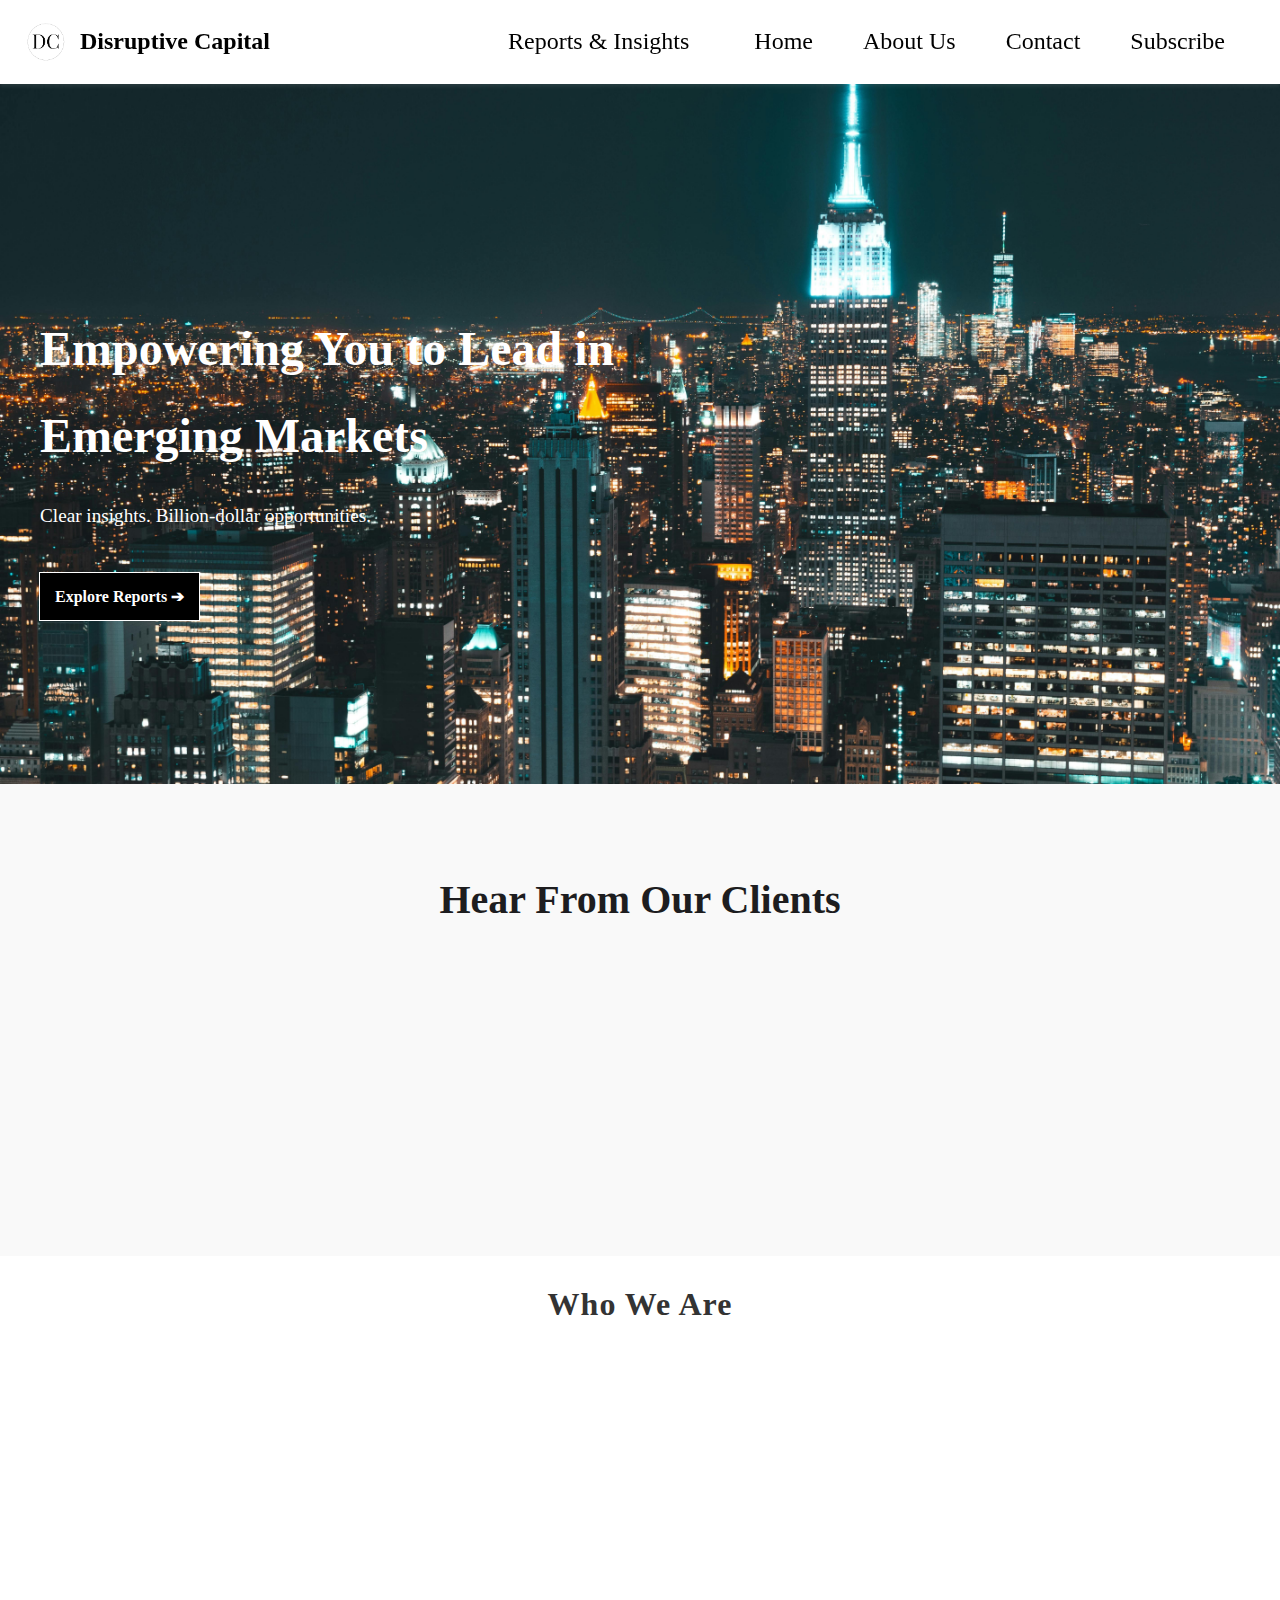
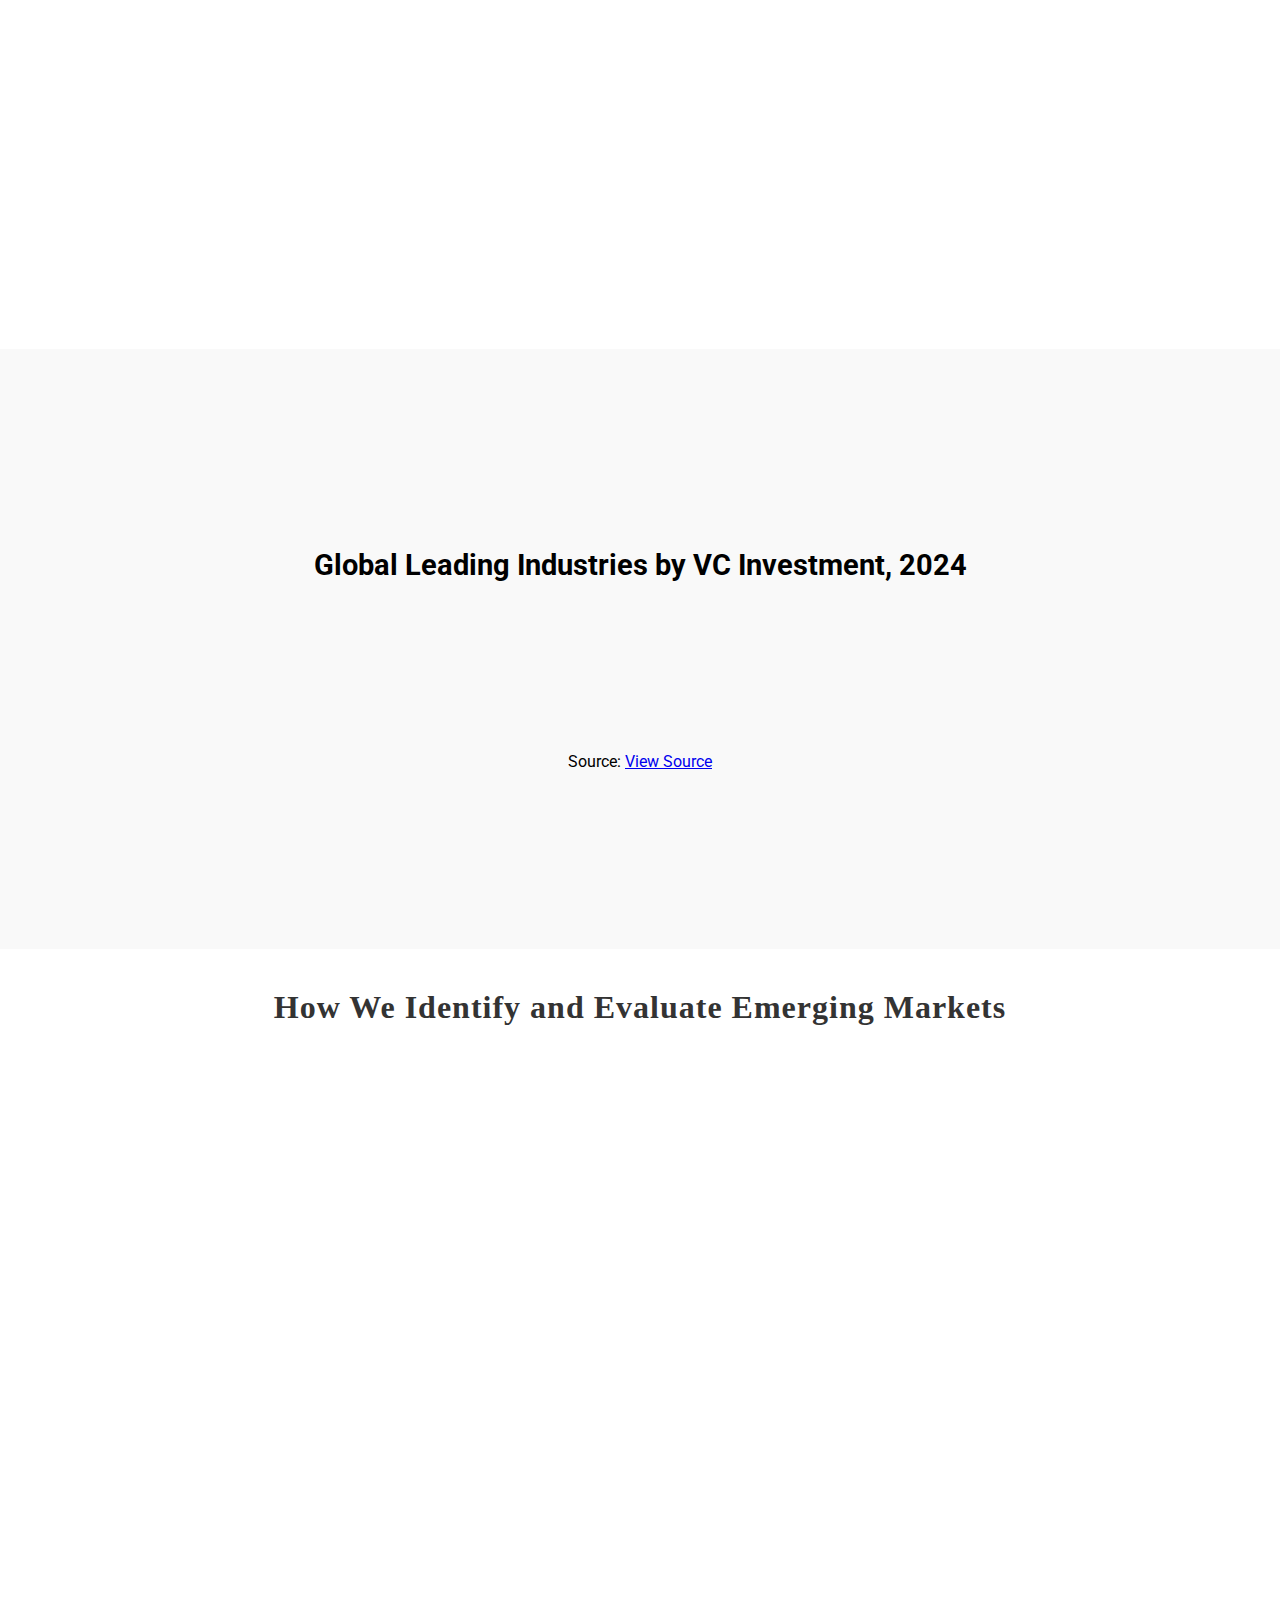
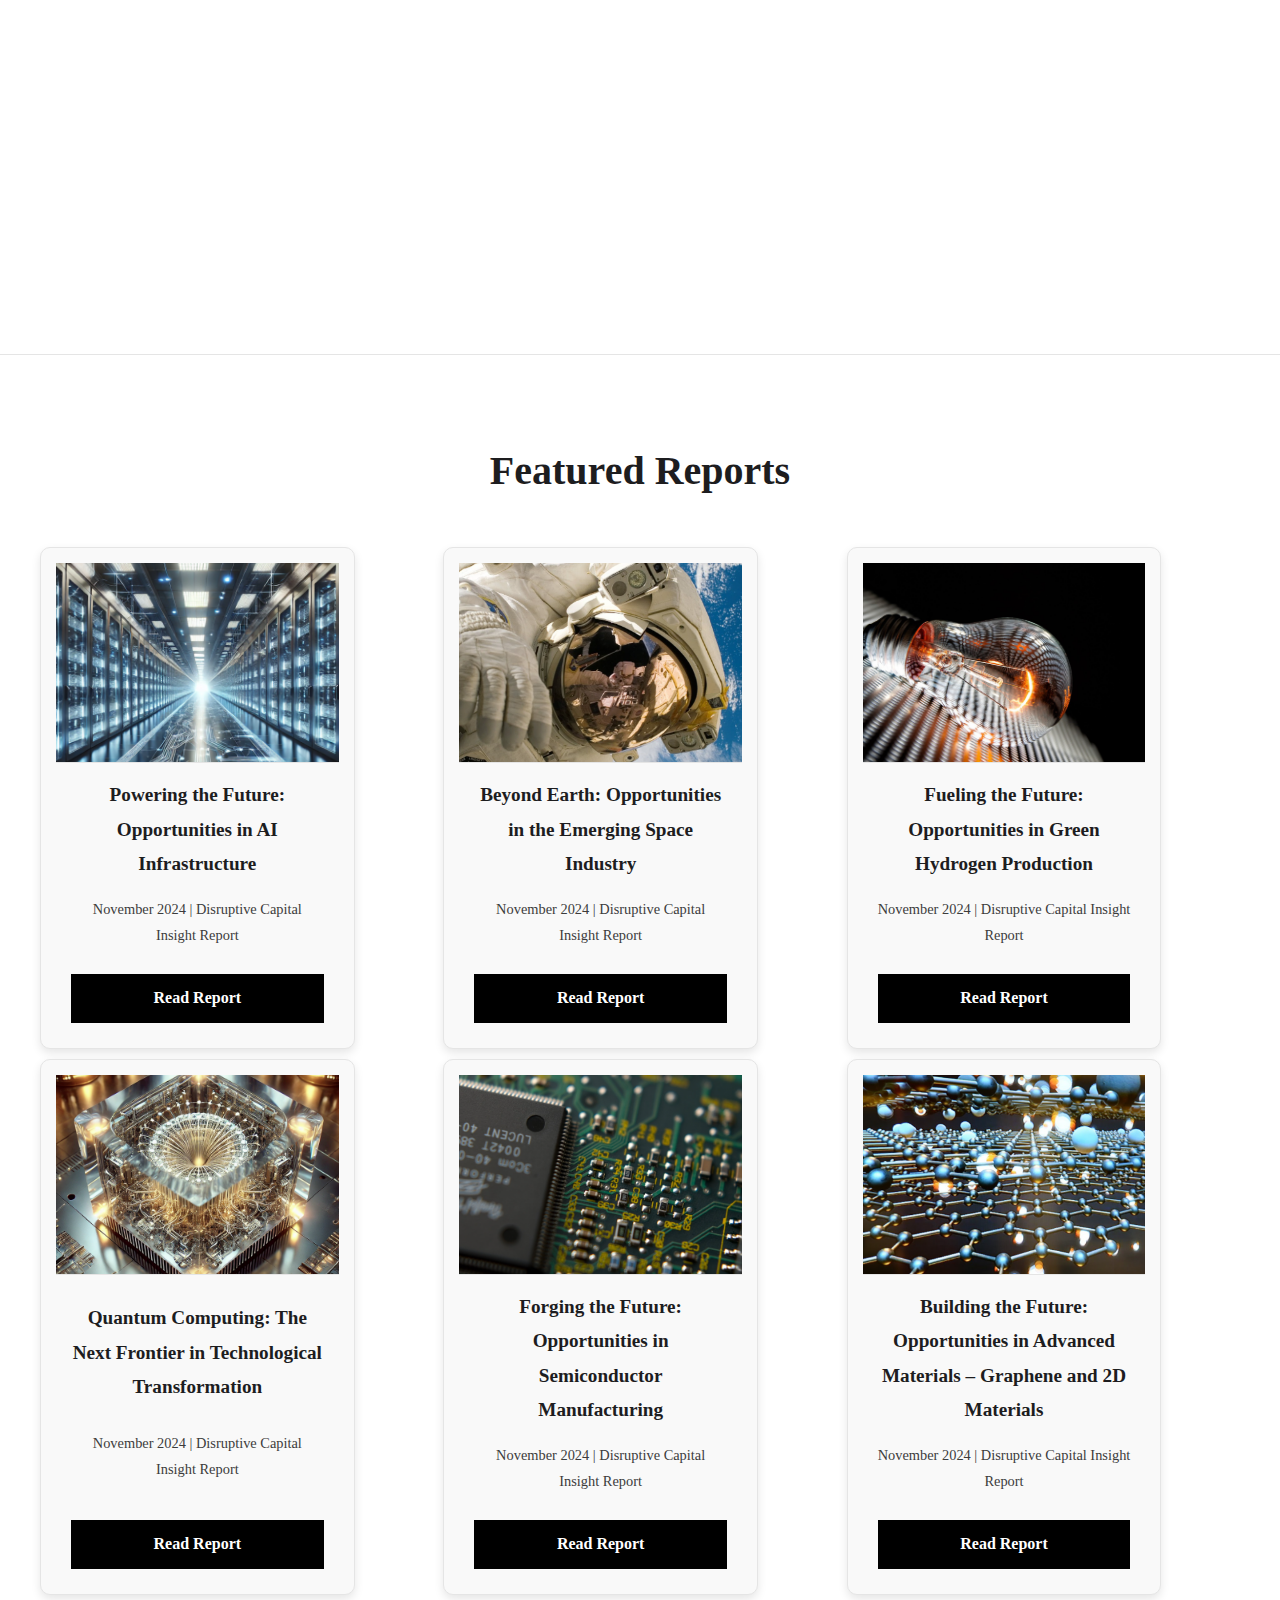
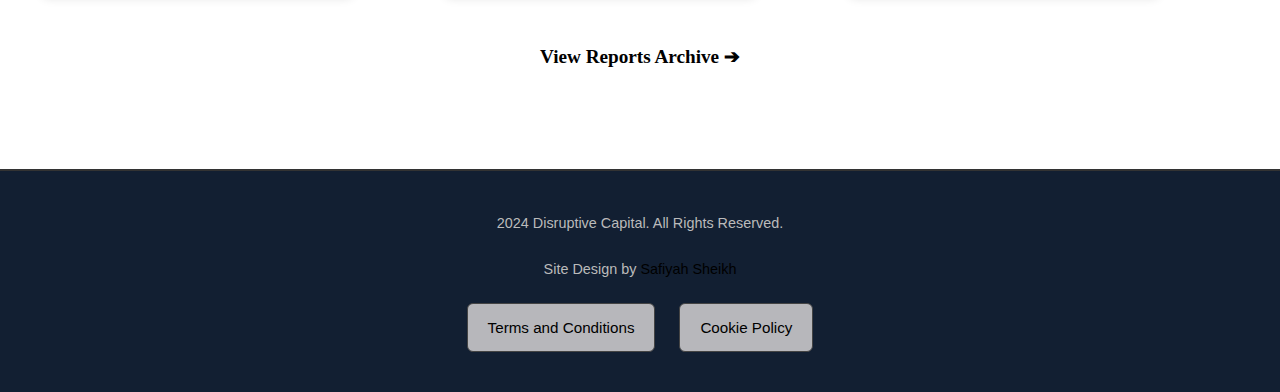
<file: index.html>
<!DOCTYPE html>
<html lang="en">
<head>
    <meta charset="UTF-8">
    <meta name="viewport" content="width=device-width, initial-scale=1.0">
    <!-- For .png format -->
    <link rel="icon" href="./images/dclogo.png" type="image/png">

    <title>Disruptive Capital</title>
    <link rel="stylesheet" href="styles.css">
</head>
<body>
  <header class="header">
    <div class="logo">
        <img src="./images/dclogo.png" alt="Disruptive Capital Logo">
        <h4>Disruptive Capital</h4>
    </div>
    
    <!-- Hamburger Menu Icon (Visible on Mobile Only) -->
    <div class="container menu-icon" id="menu-icon" onclick="toggleMenu(this)">
        <div class="bar1"></div>
        <div class="bar2"></div>
        <div class="bar3"></div>
    </div>
    
    <!-- Navigation Menu -->
    <nav class="nav" id="nav-menu">
        <div class="dropdown-container">
            <a href="./reports/index.html" class="dropdown">Reports & Insights</a>
            <div class="dropdown-menu">
                <a href="./risingstars.html">Emerging Markets</a>
                <a href="./heatmap.html">Established Markets</a>
                <a href="./reports/index.html">Access All</a>
            </div>
        </div>
        <a href="./index.html">Home</a>
        <a href="./about/index.html">About Us</a>
        <a href="./contact/index.html">Contact</a>
        <a href="./premium/index.html">Subscribe</a>
    </nav>
</header>

  
    
    

    <!-- Hero Section -->
    <section class="hero">
        <div class="hero-content">
            
            <h1>Empowering You to Lead in Emerging Markets</h1>
            <p>Clear insights. Billion-dollar opportunities.</p>
            <a href="./reports/index.html" class="cta-button">Explore Reports ➔ </a>
           
        </div>
        <div class="hero-content">
    </section>

  
    
   <!-- Investor & Expert Quotes Section -->
   <section class="quotes-section">
    <h2>Hear From Our Clients</h2>
    <div class="quotes-container">
        <div class="quote">
            <p>"Whenever I need to understand the next big opportunity, I turn to Disruptive Capital. Their research breaks down billion-dollar ventures into clear, actionable insights I can trust."</p>
            <span>- Managing Director, Investment Firm</span>
        </div>
        <div class="quote">
            <p>"Disruptive Capital stays laser-focused on high-growth emerging markets. Their insights are always spot on."
            </p> 
            <span>— Private Equity Analyst, Toronto, Canada</span>
        </div> 
        <div class="quote">
            <p>“Disruptive Capital simplifies the complexity of emerging markets with unparalleled expertise.”</p>
            <span>— Mike Johnson, Economist, Emerging Trends</span>
        </div>
        <div class="quote">
          <p>“They simplify complex data into actionable strategies. It’s a game-changer for navigating emerging markets.”</p>
          <span>— Emerging Markets Consultant, Singapore</span>
      </div>
      <div class="quote">
        <p>“Disruptive Capital makes tough markets accessible. Their clarity is unmatched.”</p>
        <span>— Venture Capital Partner, San Francisco, USA</span>
    </div>
    <div class="quote">
      <p>“They’re more than a research platform—they’re a trusted partner for high-growth investments.”</p>
      <span>— Economic Policy Advisor, Buenos Aires, Argentina
      </span>
  </div>
    </div>
</section>


 

<div class="animated-list-container">
  <h2 class="animated-list-title">Who We Are</h2>
  <div class="animated-list">
    <div class="list-item" data-criteria="Investment Levels">
      <p>Disruptive Capital provides clear, actionable insights rooted in top-tier research, empowering our clients to confidently access billion-dollar opportunities. By simplifying complex market trends, we enable our clients to lead and excel in the rapidly evolving landscape of emerging markets.
      </p>
    </div>
    <div class="list-item" data-criteria="Sectoral Growth">
      <h3><i>What We Offer</i></h3>
      <p>Our premium research reports provide unparalleled depth, actionable insights, and strategic foresight into emerging markets and trends. Designed for forward-thinking investors, corporates, and policymakers, these reports are your gateway to identifying the next big opportunity."</p>
    </div>
    <div class="list-item" data-criteria="Economic Potential">
      <h3><i>Why Choose Us</i></h3>
      <p>Global venture capital for disruptive ideas is forecasted to reach $279.80 billion in 2024, up from $248.4 billion in 2023.
      </p>
    </div>
  </div>
</div>


<section id="vc-investment">
  <iframe src="globalleadingind.html" width="100%" height="600" frameborder="0"></iframe>
</section>







  
<div class="animated-list-container">
  <h2 class="animated-list-title">How We Identify and Evaluate Emerging Markets</h2>
  <div class="animated-list">
    <div class="list-item" data-criteria="Investment Levels">
      <h3>Investment Levels</h3>
      <p>Markets attracting substantial capital inflows, particularly multi-billion-dollar investments in high-growth sectors like renewable energy, advanced manufacturing, and technology.</p>
    </div>
    <div class="list-item" data-criteria="Sectoral Growth">
      <h3>Sectoral Growth</h3>
      <p>Broad-based expansion across traditional industries (e.g., agriculture, textiles) and innovative fields like AI, fintech, and green hydrogen, emphasizing adaptability and diversification.</p>
    </div>
    <div class="list-item" data-criteria="Economic Potential">
      <h3>Economic Potential</h3>
      <p>Emerging markets with favorable demographics, strategic geographic locations, and strong domestic demand, driving long-term global growth.</p>
    </div>
    <div class="list-item" data-criteria="Policy and Regulatory Environment">
      <h3>Policy and Regulatory Environment</h3>
      <p>Markets with pro-business policies, incentives for foreign direct investment (FDI), and government-backed initiatives supporting innovation and infrastructure development.</p>
    </div>
    <div class="list-item" data-criteria="Infrastructure Development">
      <h3>Infrastructure Development</h3>
      <p>Strong commitments to digital connectivity, transportation, and energy systems, creating a foundation for scalable and sustainable growth.</p>
    </div>
  </div>
</div>



    <!-- Featured Reports -->
    <!-- Reports Section -->
<section id="reports" class="featured-reports">
    <h2>Featured Reports</h2>
    <div class="report-grid">
        <div class="report-card">
            <img src="./images/AIinfra.png" alt="Report 1">
            <h3>Powering the Future: Opportunities in AI Infrastructure
            </h3>
            <p>November 2024 |
              Disruptive Capital Insight Report
              </p>
            <a href="./AIInfrastructure.html" class="report-button">Read Report</a>
        </div>

        <div class="report-card">
          <img src="./images/space.png" alt="Report 5">
          <h3>Beyond Earth: Opportunities in the Emerging Space Industry</h3>
          <p>November 2024 |
            Disruptive Capital Insight Report
            </p>
          <a href="spaceInd.html" class="report-button">Read Report</a>
      </div>

        <div class="report-card">
            <img src="./images/GreenHydro.png" alt="Report 2">
            <h3>Fueling the Future: Opportunities in Green Hydrogen Production
            </h3>
            <p>November 2024 |
              Disruptive Capital Insight Report
              </p>
            <a href="GreenHydrogen.html" class="report-button">Read Report</a>
        </div>


        <div class="report-card">
            <img src="./images/quantumcomp.png" alt="Report 3">
            <h3>Quantum Computing: The Next Frontier in Technological Transformation

            </h3>
            <p>November 2024 |
              Disruptive Capital Insight Report
              </p>
            <a href="quantumrep.html" class="report-button">Read Report</a>
        </div>


        <div class="report-card">
            <img src="./images/semicond.png" alt="Report 4">
            <h3>Forging the Future: Opportunities in Semiconductor Manufacturing
            </h3>
            <p>November 2024 |
              Disruptive Capital Insight Report
              </p>
            <a href="semiconductorrep.html" class="report-button">Read Report</a>
        </div>
        
        <div class="report-card">
            <img src="./images/advmaterial.png" alt="Report 6">
            <h3>Building the Future: Opportunities in Advanced Materials – Graphene and 2D Materials</h3>
            <p>November 2024 |
              Disruptive Capital Insight Report
              </p>
            <a href="advmaterialrep.html" class="report-button">Read Report</a>
        </div>
    </div>

    <div class="archive-button-container">
        <a href="./reports/index.html" class="archive-button">View Reports Archive ➔</a>
    </div>
</section>





  
 
<!--  
<section id="tech-segments">
  <iframe src="techsegmentmap.html" width="100%" height="800" frameborder="0"></iframe>
</section>

-->


    <footer class="site-footer">
      <div class="footer-content">
        <p> 2024 Disruptive Capital. All Rights Reserved.</p>
        <p> Site Design by <a href="https://www.linkedin.com/in/safiyahs" target="_blank" rel="noopener noreferrer">Safiyah Sheikh</a></p>

        <a href="terms.html" class="footer-button">Terms and Conditions</a>
        <a href="cookie.html" class="footer-button">Cookie Policy</a>
      </div>
    </footer>
    
    
    <script src="scripts.js" defer></script>
    

</body>
</html>
</file>
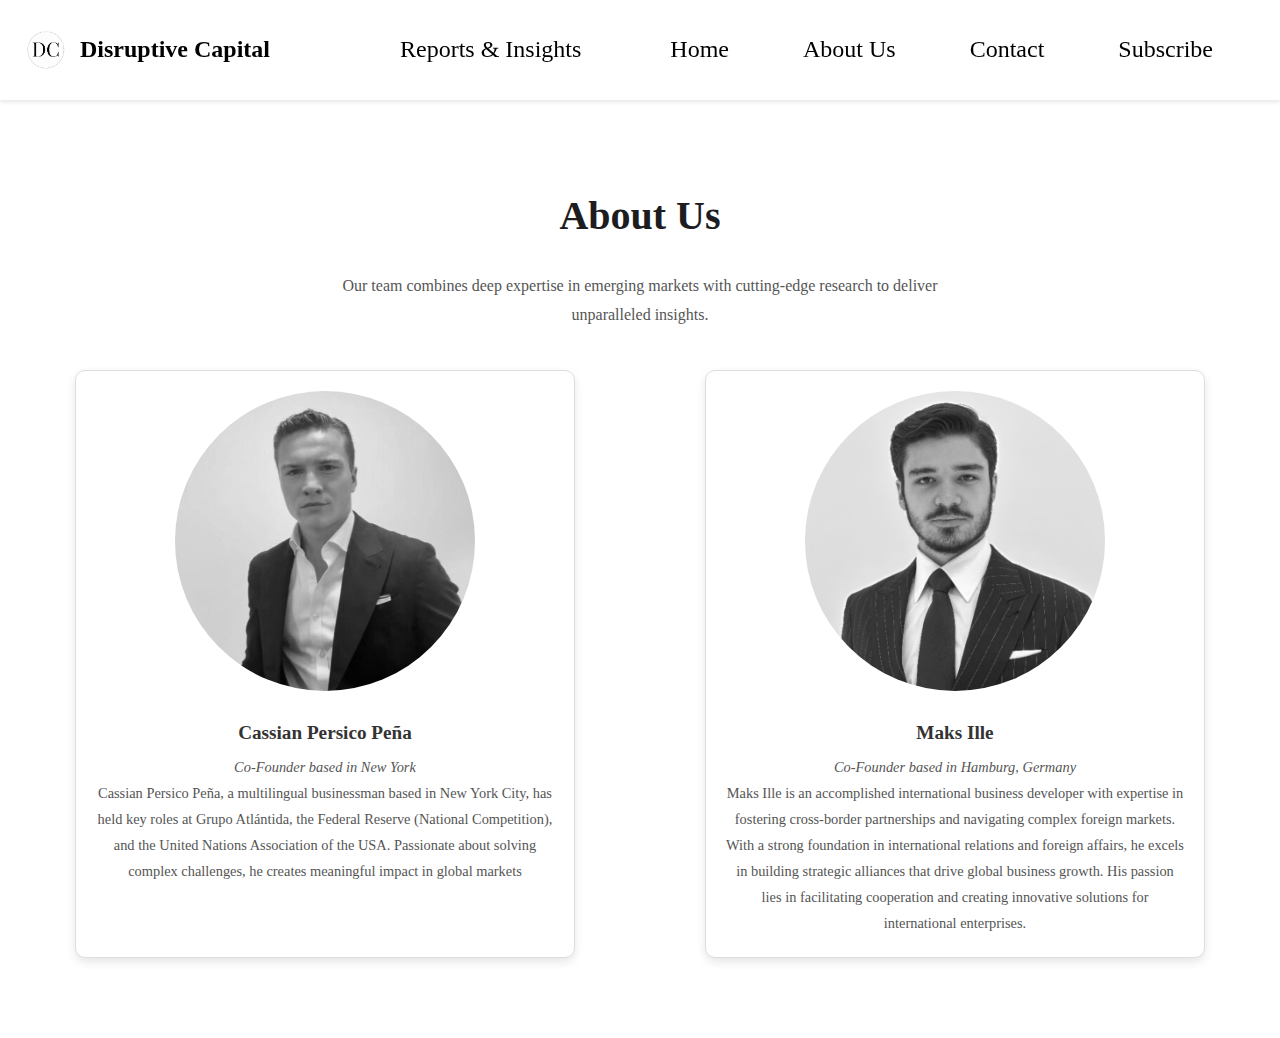
<file: about/index.html>
<!DOCTYPE html>
<html lang="en">
<head>
    <meta charset="UTF-8">
    <meta name="viewport" content="width=device-width, initial-scale=1.0">
    <title>About Us | Disruptive Capital</title>
    <link rel="stylesheet" href="../styles.css">

    <style>
        /* Header Styling */

        /* Logo Container */
.logo {
    display: flex;
    align-items: center;
    gap: 10px;
    margin-right: auto; /* Push navigation to the right */
}

/* Logo Image */
.logo-image {
    height: 40px; /* Adjust as needed */
    width: auto; /* Maintain aspect ratio */
}

/* Logo Text */
.logo-text {
    font-size: 1.5rem;
    font-weight: bold;
    color: #000000;
}
        .header {
            display: flex;
            justify-content: flex-end;
            align-items: center;
            padding: 10px 20px;
            background-color: #ffffff;
            color: rgb(0, 0, 0);
            box-shadow: 0 2px 4px rgba(0, 0, 0, 0.1); /* Subtle shadow */
            
        }

        .header .nav {
            display: flex;
            gap: 20px;
        }

        .header .nav a {
            color: rgb(0, 0, 0);
            text-decoration: none;
            padding: 8px 12px;
            transition: background-color 0.3s ease;
           
        }

        .header .nav a:hover {
            background-color: rgba(255, 255, 255, 0.2);
            border-radius: 4px;
        }

        .dropdown-container {
            position: relative;
        }

        .dropdown-menu {
            display: none;
            position: absolute;
            top: 100%;
            left: 0;
            background-color: #ffffff;
            box-shadow: 0 4px 8px rgba(0, 0, 0, 0.1);
            border-radius: 4px;
            overflow: hidden;
        }

        .dropdown-container:hover .dropdown-menu {
            display: block;
        }

        .dropdown-menu a {
            display: block;
            padding: 8px 12px;
            color: rgb(255, 255, 255);
            text-decoration: none;
        }

        .dropdown-menu a:hover {
            background-color: rgba(255, 255, 255, 0.1);
        }

      /* Hamburger Menu */
.hamburger {
    display: none;
    flex-direction: column;
    justify-content: space-between;
    width: 25px;
    height: 18px;
    cursor: pointer;
}

.hamburger div {
    height: 3px;
    background-color: #000000;
    border-radius: 2px;
}

/* Mobile Styles */
@media screen and (max-width: 768px) {
    .nav {
        display: none;
        flex-direction: column;
        gap: 10px;
        position: absolute;
        top: 60px;
        right: 20px;
        background-color: #ffffff;
        box-shadow: 0 4px 8px rgba(0, 0, 0, 0.1);
        border-radius: 8px;
        padding: 10px;
        z-index: 1000;
    }

    .nav.show {
        display: flex;
    }

    .hamburger {
        display: flex;
    }
}
    </style>
</head>
<body>
    <!-- Header -->
    <header class="header">

        <div class="logo">
            <img src="../images/logo.png" alt="Disruptive Logo" class="logo-image">
            <span class="logo-text">Disruptive Capital </span>
        </div>
        <div class="hamburger" id="hamburger">
            <div></div>
            <div></div>
            <div></div>
        </div>

        
        <nav class="nav">
            <div class="dropdown-container">
                <a href="../reports/index.html" class="dropdown">Reports & Insights</a>
                <div class="dropdown-menu">
                    <a href="../risingstars.html">Emerging Markets</a>
                    <a href="../heatmap.html">Established Markets</a>
                    <a href="../reports/index.html">Access All</a>.
                </div>
            </div>
            <a href="../index.html">Home</a>
            <a href="./index.html">About Us</a>
            <a href="../contact/index.html">Contact</a>
            <a href="../premium/index.html">Subscribe</a>
        </nav>
    </header>

    <!-- Team Profiles Section -->
    <section class="team-profiles">
        <h2>About Us</h2>
        <p class="section-description">Our team combines deep expertise in emerging markets with cutting-edge research to deliver unparalleled insights.</p>
        <div class="team-grid">
            <!-- Team Member 1 -->
            <div class="team-card">
                <img src="../images/cassianpersico.png" alt="Cassian Persico">
                <h3>Cassian Persico Peña</h3>
    
                <p><i>Co-Founder based in New York</i>
                </p>
                <p class="bio">Cassian Persico Peña, a multilingual businessman based in New York City, has held key roles at Grupo Atlántida, the Federal Reserve (National Competition), and the United Nations Association of the USA. Passionate about solving complex challenges, he creates meaningful impact in global markets</p>
            </div>


            <!-- Team Member 2 -->
            <div class="team-card">
                <img src="../images/maksille2.png" alt="Maks Ille">
                <h3>Maks Ille</h3>
                <p><i>Co-Founder based in Hamburg, Germany</i></p>
                <p class="bio">Maks Ille is an accomplished international business developer with expertise in fostering cross-border partnerships and navigating complex foreign markets. With a strong foundation in international relations and foreign affairs, he excels in building strategic alliances that drive global business growth. His passion lies in facilitating cooperation and creating innovative solutions for international enterprises.</p>
            </div>
            
    </section>

    <script src="../scripts.js" defer></script>
    <script src="../scripts.js" defer></script>

    <script>

    document.addEventListener("DOMContentLoaded", function () {
        const hamburger = document.getElementById("hamburger");
        const nav = document.getElementById("nav");
    
        hamburger.addEventListener("click", () => {
            nav.classList.toggle("show");
        });
    });

    document.addEventListener("DOMContentLoaded", function () {
    const hamburger = document.getElementById("hamburger");
    const nav = document.getElementById("nav");

    const toggleNav = (e) => {
        nav.classList.toggle("show");
        e.stopPropagation(); // Prevent clicks on the hamburger from propagating to the document
    };

    const closeNav = () => {
        nav.classList.remove("show");
    };

    hamburger.addEventListener("click", toggleNav);

    // Close the navigation if clicking outside the hamburger or nav
    document.addEventListener("click", (e) => {
        if (!nav.contains(e.target) && !hamburger.contains(e.target)) {
            closeNav();
        }
    });
});

</script>
    

</body>
</html>
</file>
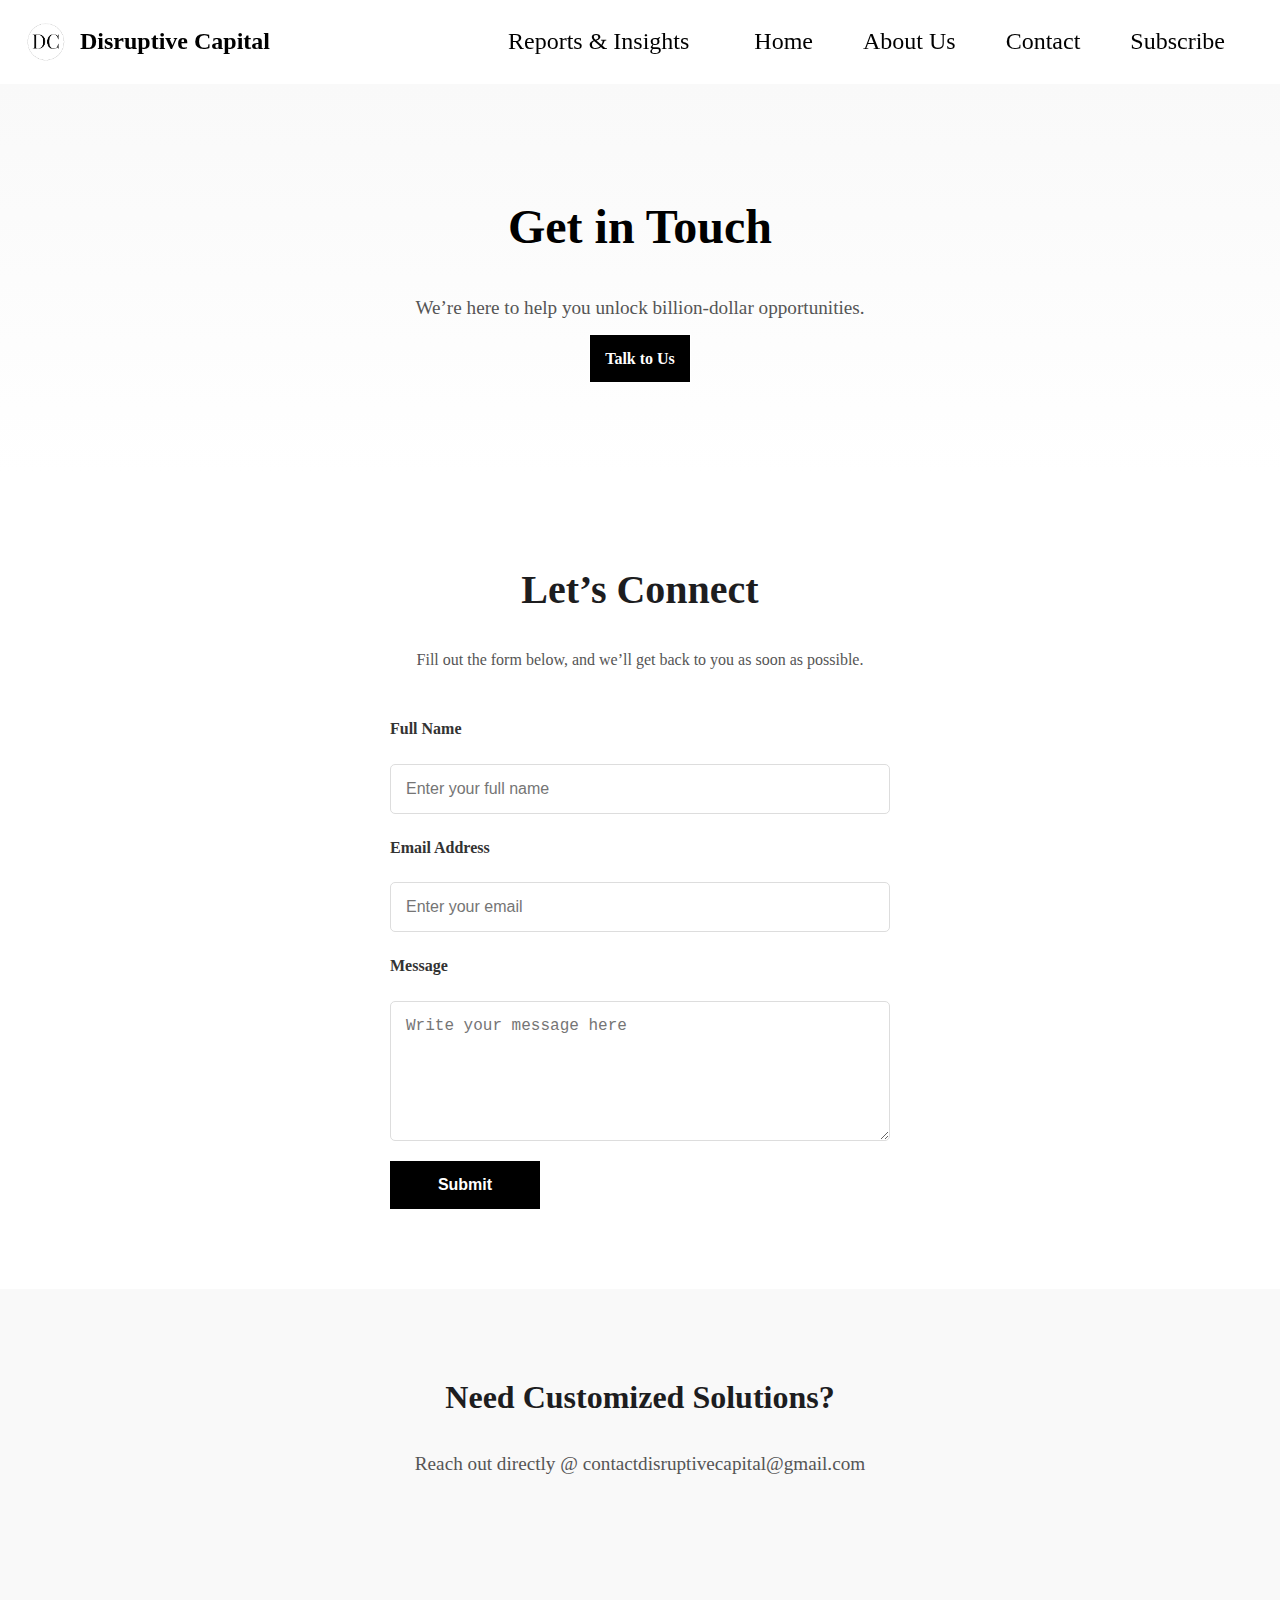
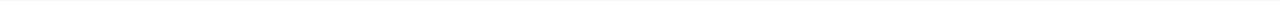
<file: contact/index.html>
<!DOCTYPE html>
<html lang="en">
<head>
    <meta charset="UTF-8">
    <meta name="viewport" content="width=device-width, initial-scale=1.0">
    <title>Contact Us | Disruptive Capital</title>
    <link rel="stylesheet" href="../styles.css">
</head>
<body>
    <!-- Header -->
    <header class="header">
        <div class="logo">
            <div class="logo">
                <img src="../images/dclogo.png">


            </div>Disruptive Capital</div>
            <nav class="nav">
                <div class="dropdown-container">
                    <a href="../reports/index.html" class="dropdown">Reports & Insights</a>
                    <div class="dropdown-menu">
                        <a href="../risingstars.html">Emerging Markets</a>
                        <a href="../heatmap.html">Established Markets</a>
                        <a href="../reports/index.html">Access All</a>
                    </div>
                </div>
                <a href="../index.html">Home</a>
                <a href="../about/index.html">About Us</a>
                <a href="../contact/index.html">Contact</a>
                <a href="../premium/index.html">Subscribe</a>
            </nav>
    </header>

    <!-- Hero Section -->
    <section class="contact-hero">
        <h1 class="headline">Get in Touch</h1>
        <p class="subheadline">We’re here to help you unlock billion-dollar opportunities.</p>
        <a href="#contact-form" class="cta-button talk-to-us">Talk to Us</a>
    </section>

    <!-- Contact Form Section -->
    <section id="contact-form" class="contact-form-section">
        <h2>Let’s Connect</h2>
        <p class="section-description">Fill out the form below, and we’ll get back to you as soon as possible.</p>
        <form action="#" method="POST" class="contact-form">
            <label for="name">Full Name</label>
            <input type="text" id="name" name="name" placeholder="Enter your full name" required>

            <label for="email">Email Address</label>
            <input type="email" id="email" name="email" placeholder="Enter your email" required>

            <label for="message">Message</label>
            <textarea id="message" name="message" placeholder="Write your message here" rows="6" required></textarea>

            <button type="submit" class="cta-button">Submit</button>
        </form>
    </section>

    <!-- Direct Connection Section -->
    <section class="direct-connection">
        <h2>Need Customized Solutions?</h2>
        <p>Reach out directly @ contactdisruptivecapital@gmail.com</p>
    </section>

    <script src="../scripts.js" defer></script>
</body>
</html>
</file>
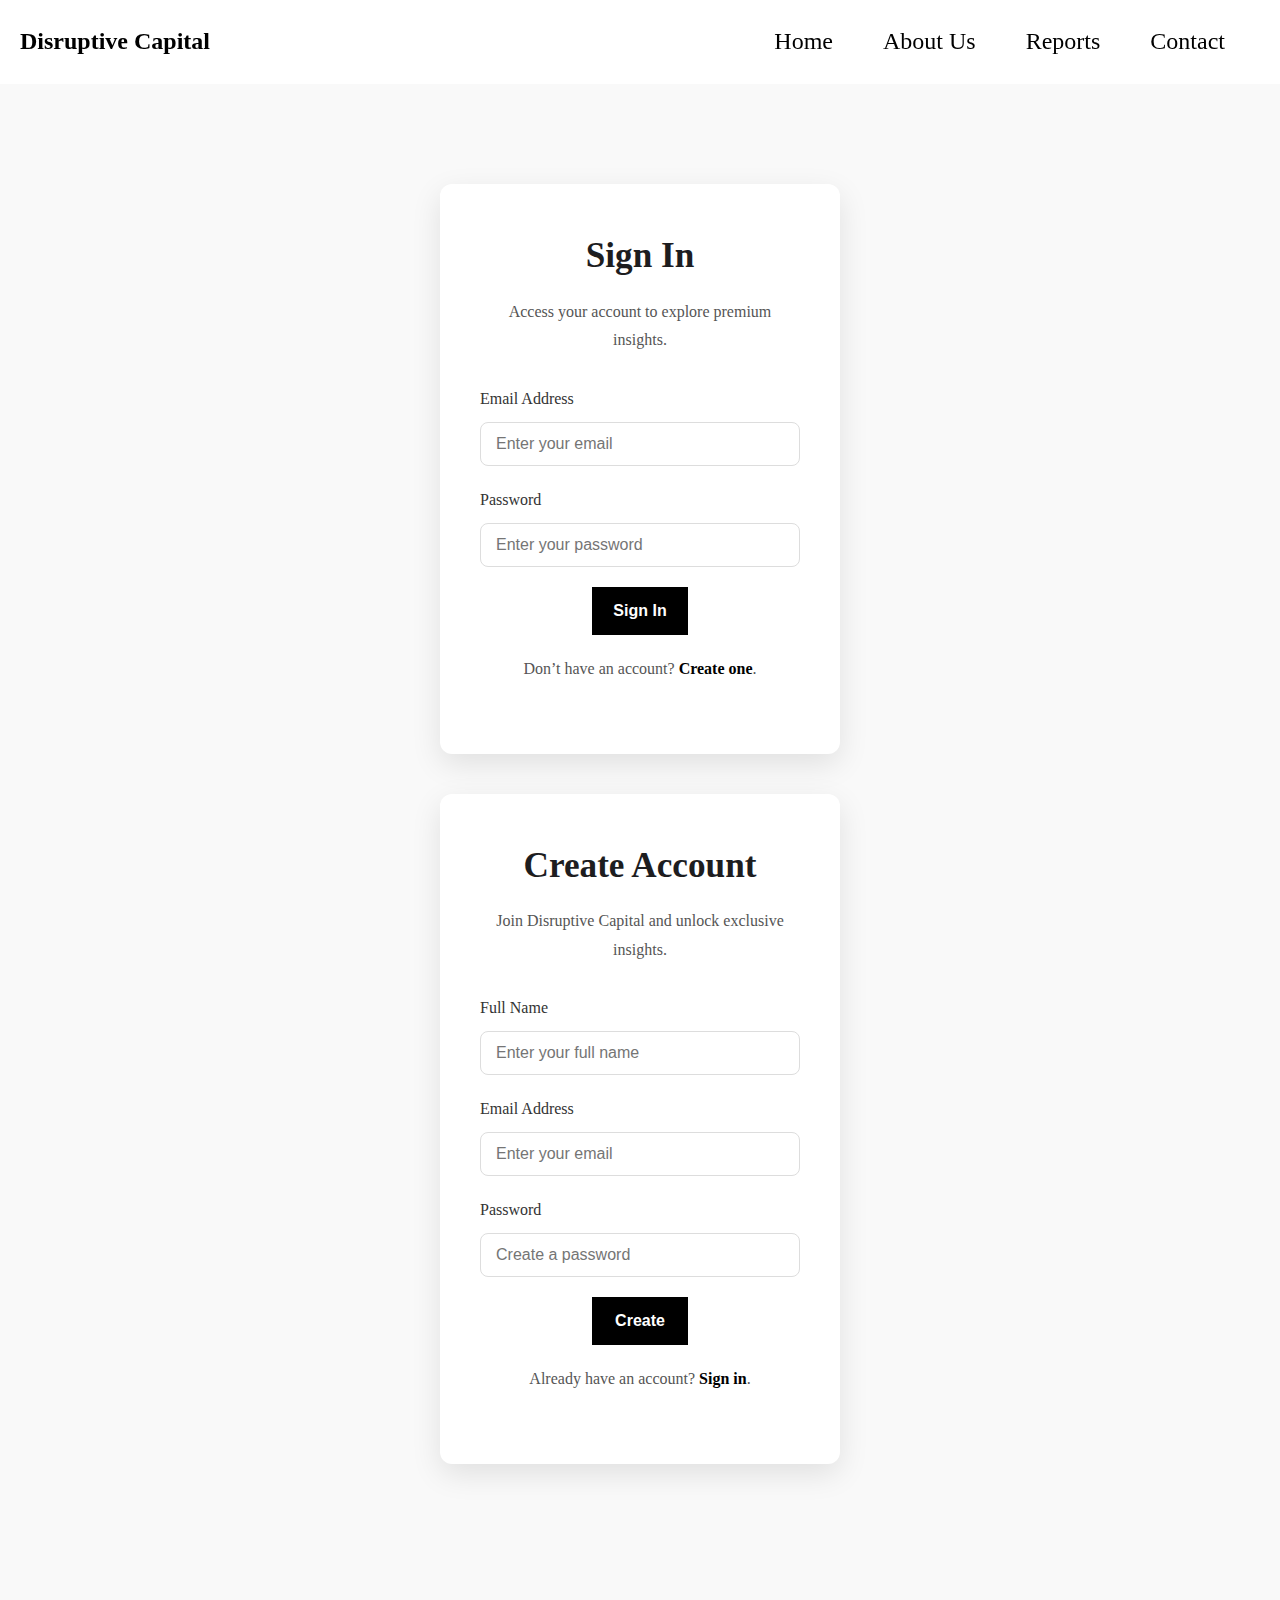
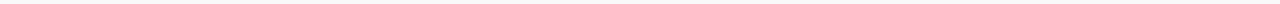
<file: login/index.html>
<!DOCTYPE html>
<html lang="en">
<head>
    <meta charset="UTF-8">
    <meta name="viewport" content="width=device-width, initial-scale=1.0">
    <title>Login | Disruptive Capital</title>
    <link rel="stylesheet" href="../styles.css">
</head>
<body>
    <!-- Header -->
    <header class="header">
        <div class="logo">Disruptive Capital</div>
        <nav class="nav">
            <a href="../index.html">Home</a>
            <a href="../about/index.html">About Us</a>
            <a href="../reports/index.html">Reports</a>
            <a href="../contact/index.html">Contact</a>
        </nav>
    </header>

    <!-- Login Section -->
    <section class="login-section">
        <div class="login-container">
            <h1>Sign In</h1>
            <p>Access your account to explore premium insights.</p>
            <form action="#" method="POST" class="login-form">
                <label for="email">Email Address</label>
                <input type="email" id="email" name="email" placeholder="Enter your email" required>
                
                <label for="password">Password</label>
                <input type="password" id="password" name="password" placeholder="Enter your password" required>
                
                <button type="submit" class="cta-button">Sign In</button>
                
                <p class="action-link">
                    Don’t have an account? 
                    <a href="#create-account">Create one</a>.
                </p>
            </form>
        </div>

        <div class="create-account-container" id="create-account">
            <h1>Create Account</h1>
            <p>Join Disruptive Capital and unlock exclusive insights.</p>
            <form action="#" method="POST" class="login-form">
                <label for="name">Full Name</label>
                <input type="text" id="name" name="name" placeholder="Enter your full name" required>
                
                <label for="email">Email Address</label>
                <input type="email" id="email" name="email" placeholder="Enter your email" required>
                
                <label for="password">Password</label>
                <input type="password" id="password" name="password" placeholder="Create a password" required>
                
                <button type="submit" class="cta-button">Create</button>
                
                <p class="action-link">
                    Already have an account? 
                    <a href="#sign-in">Sign in</a>.
                </p>
            </form>
        </div>
    </section>
</body>
</html>
</file>
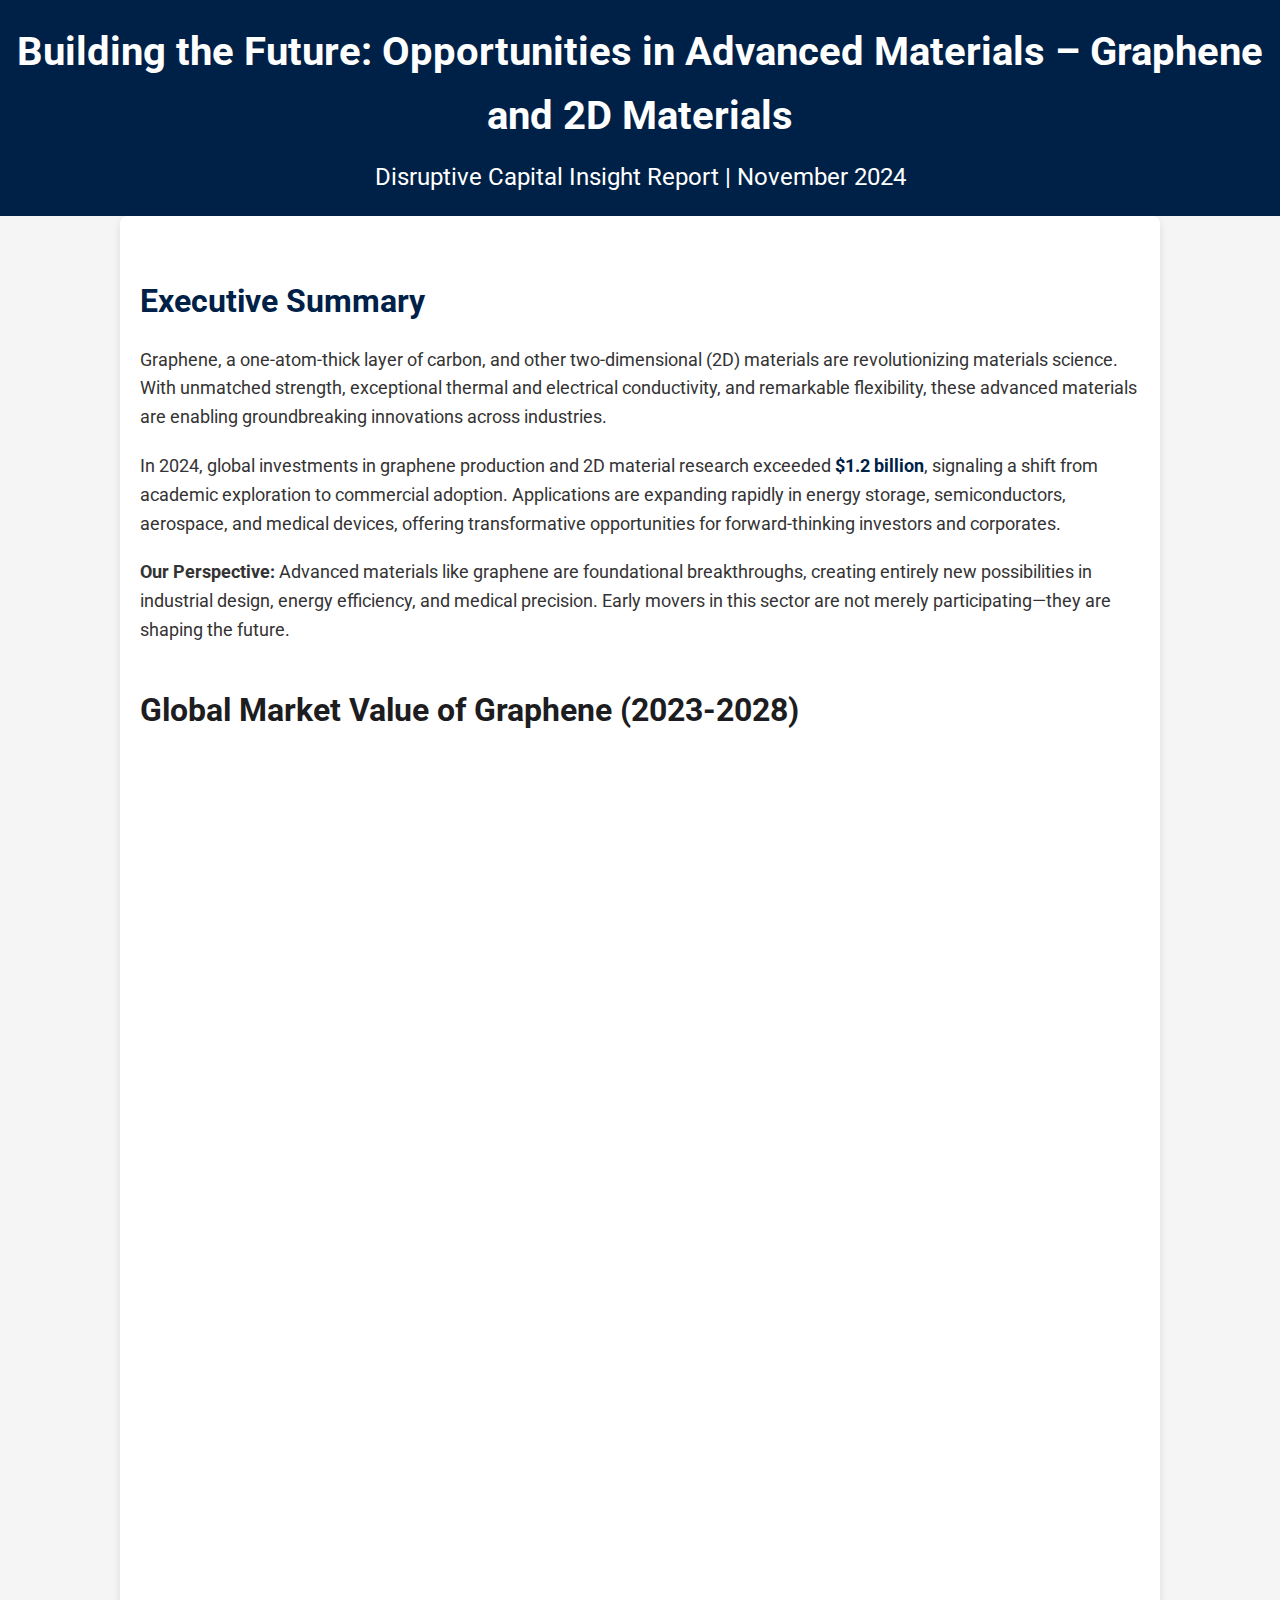
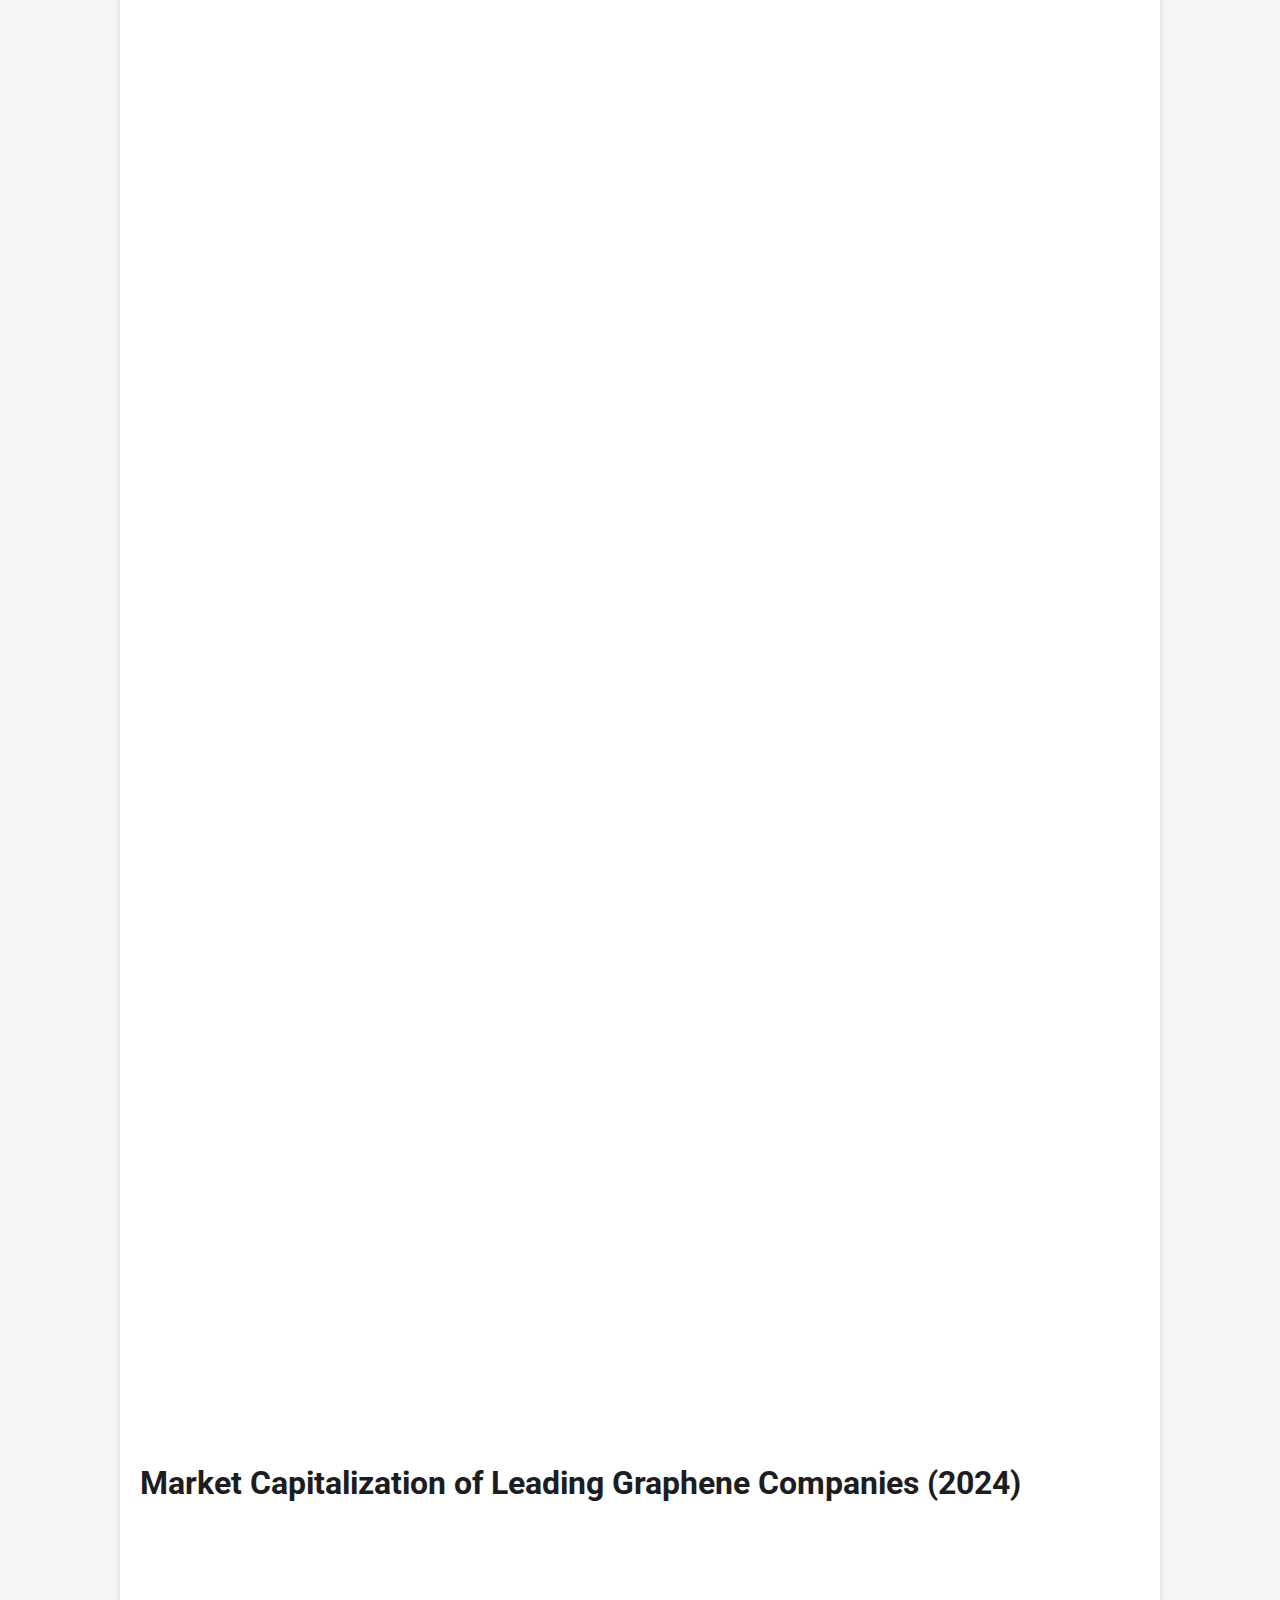
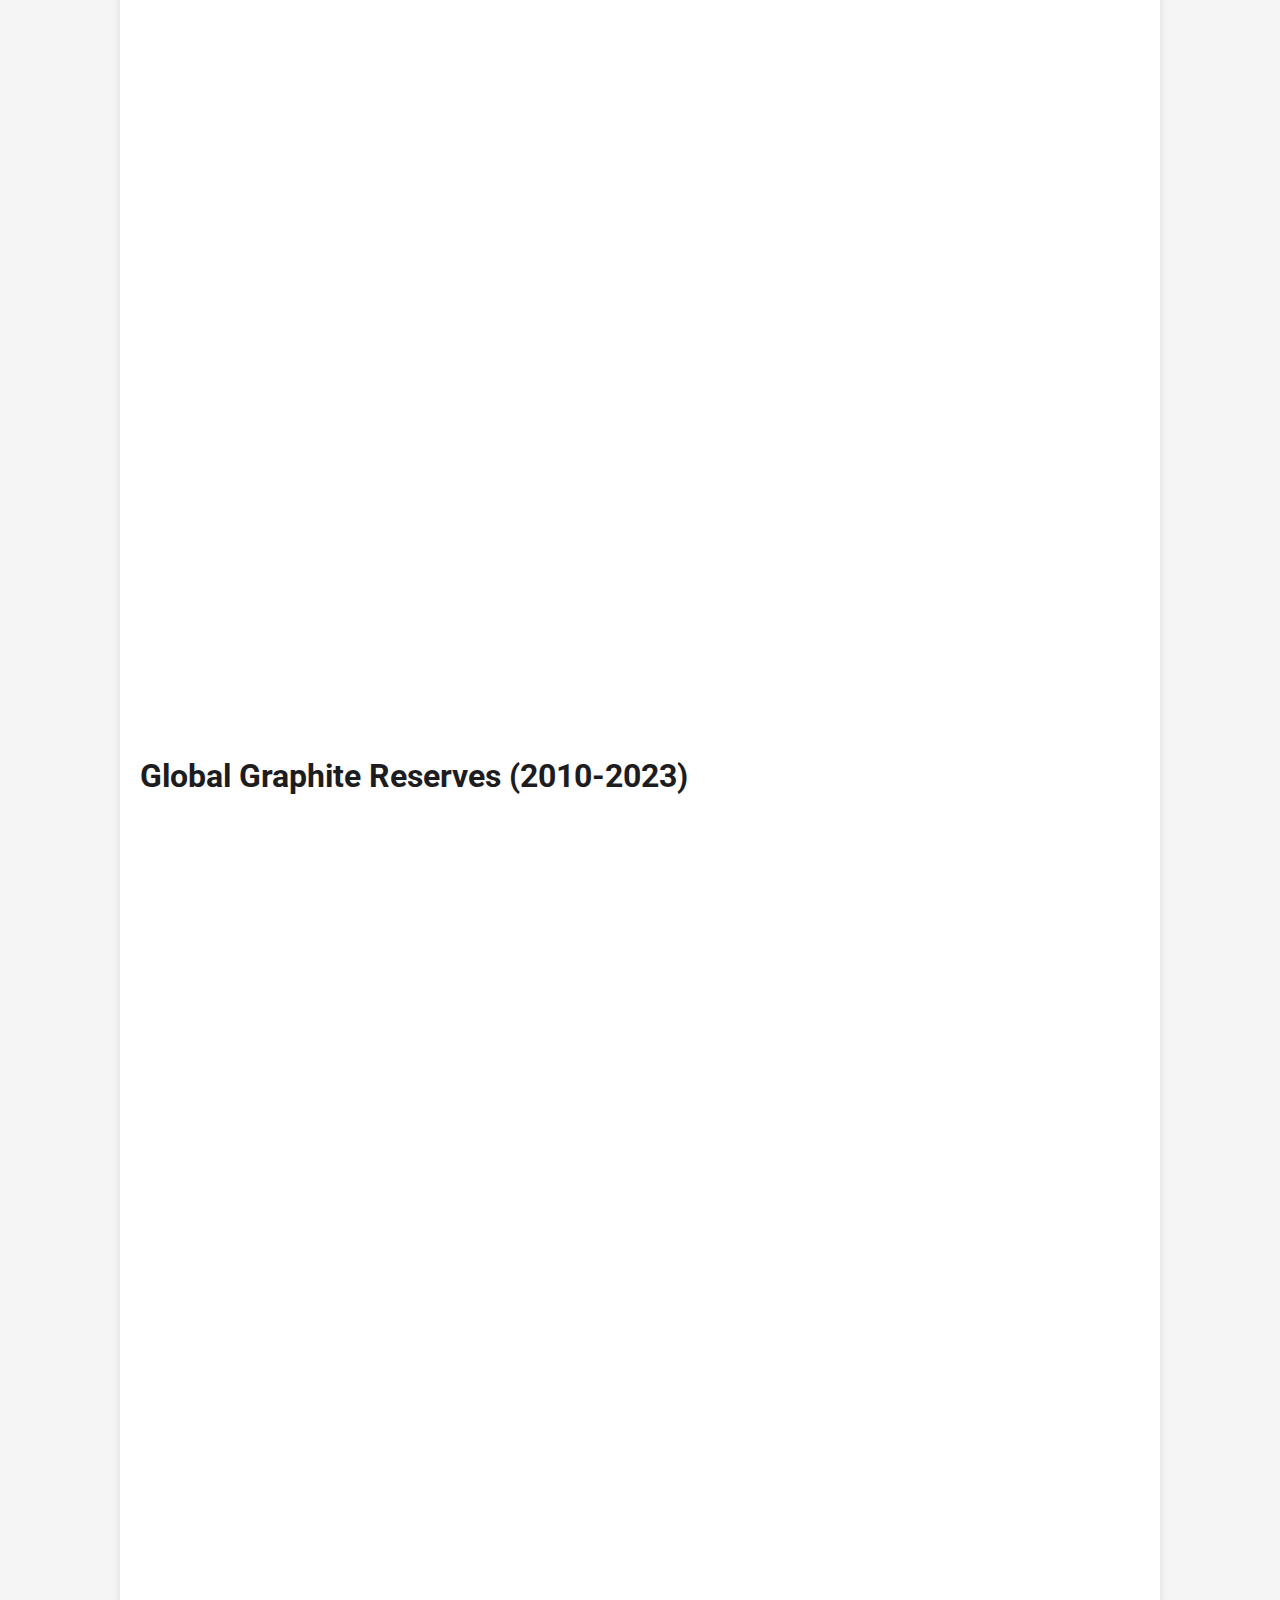
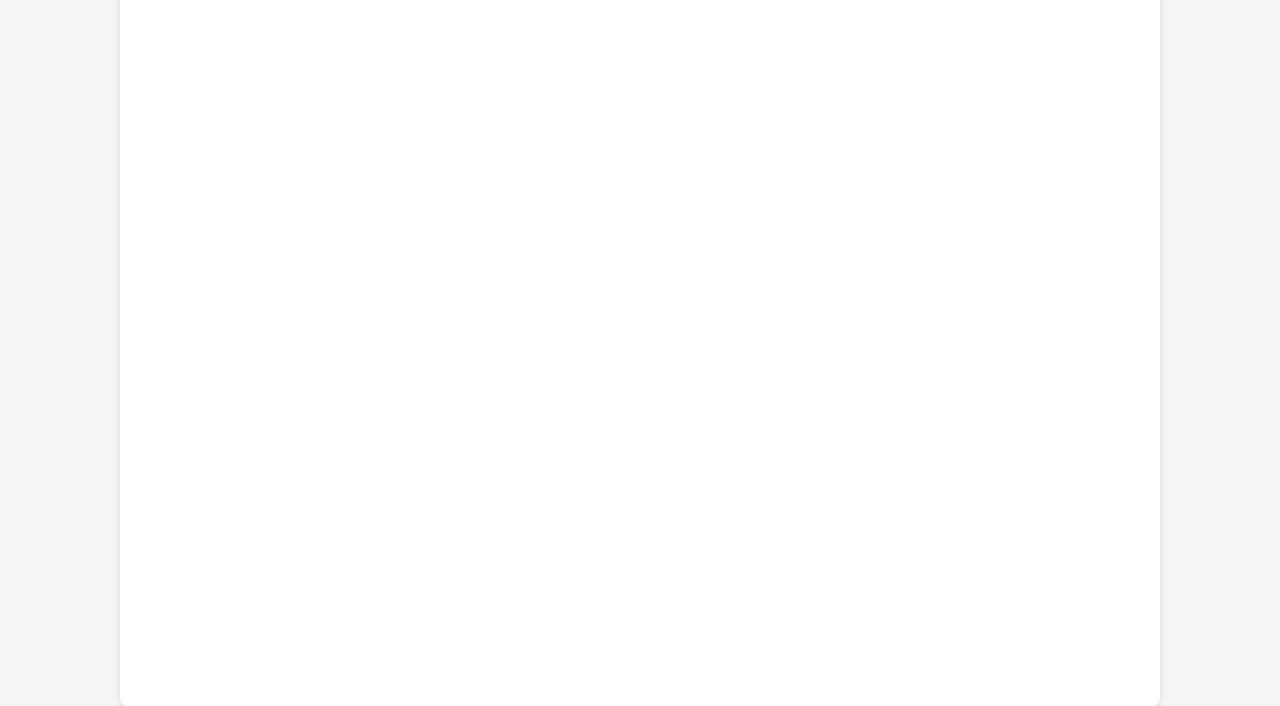
<file: advmaterialrep.html>
<!DOCTYPE html>
<html lang="en">
<head>
    <meta charset="UTF-8">
    <meta name="viewport" content="width=device-width, initial-scale=1.0">
    <title>Quantum Computing Report</title>
    <script src="https://d3js.org/d3.v7.min.js"></script>



    <link href="https://fonts.googleapis.com/css2?family=Roboto:wght@400;700&display=swap" rel="stylesheet">
    <style>
        /* General Styles */
        body {
            margin: 0;
            font-family: 'Roboto', sans-serif;
            background-color: #f5f5f5;
            color: #1d1d1f;
            line-height: 1.6;
            overflow-x: hidden;
        }

        header {
            background-color: #002147;
            color: white;
            padding: 20px 0;
            text-align: center;
        }

        header h1 {
            font-size: 2.5rem;
            margin: 0;
        }

        header h2 {
            font-size: 1.5rem;
            font-weight: 400;
            margin: 10px 0 0;
        }

        main {
            padding: 20px;
            max-width: 1000px;
            margin: 0 auto;
            background: white;
            border-radius: 8px;
            box-shadow: 0 4px 8px rgba(0, 0, 0, 0.1);
        }

        section {
            margin: 40px 0;
        }

        section h2 {
            font-size: 2rem;
            color: #002147;
            margin-bottom: 15px;
        }

        section h3 {
            font-size: 1.5rem;
            color: #004080;
            margin-bottom: 10px;
        }

        p {
            font-size: 1.125rem;
            color: #333333;
            margin-bottom: 20px;
        }

        p span {
            font-weight: bold;
            color: #002147;
        }

        p strong {
            font-weight: bold;
        }

        .highlight {
            font-weight: bold;
            color: #007bff;
        }

        footer {
            text-align: center;
            padding: 20px;
            background-color: #002147;
            color: white;
            margin-top: 40px;
        }

        /* Initial state: element is hidden and moved slightly down */
.fade-in {
    opacity: 0;
    transform: translateY(20px);
    transition: opacity 0.8s ease-out, transform 0.8s ease-out;
    visibility: hidden;
}

/* When the element is in view: fade in and move to original position */
.fade-in.visible {
    opacity: 1;
    transform: translateY(0);
    visibility: visible;
}

        footer a {
            color: #007bff;
            text-decoration: none;
        }

        footer a:hover {
            text-decoration: underline;
        }
    </style>
</head>
<body>
    <header>
        <h1>Building the Future: Opportunities in Advanced Materials – Graphene and 2D Materials

        </h1>
        <h2>Disruptive Capital Insight Report | November 2024</h2>
    </header>
    <main>
        <section class="fade-in">
            <h2>Executive Summary</h2>
            <p>Graphene, a one-atom-thick layer of carbon, and other two-dimensional (2D) materials are revolutionizing materials science. With unmatched strength, exceptional thermal and electrical conductivity, and remarkable flexibility, these advanced materials are enabling groundbreaking innovations across industries.</p>
            <p>In 2024, global investments in graphene production and 2D material research exceeded <span>$1.2 billion</span>, signaling a shift from academic exploration to commercial adoption. Applications are expanding rapidly in energy storage, semiconductors, aerospace, and medical devices, offering transformative opportunities for forward-thinking investors and corporates.</p>
            <p><strong>Our Perspective:</strong> Advanced materials like graphene are foundational breakthroughs, creating entirely new possibilities in industrial design, energy efficiency, and medical precision. Early movers in this sector are not merely participating—they are shaping the future.</p>
        </section>
        
        <div class="chart-container">
            <h1>Global Market Value of Graphene (2023-2028)</h1>
            <svg id="graphene-chart"></svg>
            <div class="tooltip" id="graphene-tooltip"></div>
        </div>

        <section class="fade-in">
            <h2>The Market at a Glance: Rapid Growth and Expanding Applications</h2>
            <p>The global graphene market, valued at <span>$487 million</span> in 2023, is projected to grow at a compound annual growth rate (CAGR) of <span>38%</span>, reaching <span>$3.75 billion</span> by 2030. This exponential growth is driven by the material’s ability to enable high-performance solutions in clean energy, electronics, and aerospace.</p>
            <h3>Why It’s Exciting</h3>
            <ul>
                <li><strong>Unprecedented Versatility:</strong> Graphene’s unique properties unlock new levels of performance across diverse applications, from ultrafast transistors to lightweight aircraft components.</li>
                <li><strong>Economic Potential:</strong> The market’s rapid growth is creating lucrative opportunities, particularly in high-value sectors like energy storage and advanced electronics.</li>
                <li><strong>Transformative Impact:</strong> Beyond incremental improvements, graphene enables entirely new technologies, revolutionizing how industries approach design and efficiency.</li>
            </ul>
            <p><strong>Key Insight:</strong> Graphene is not just a material—it is a platform for innovation. Its integration across industries signals the dawn of a new era in materials science.</p>
        </section>
        
        <section class="fade-in">
            <h2>The Pillars of Graphene and 2D Materials</h2>
            
            <h3>1. Energy Storage: Transforming Batteries and Supercapacitors</h3>
            <p>Graphene’s high surface area and superior conductivity make it a game-changer for energy storage. It enables faster charging, longer battery life, and greater energy density, addressing critical challenges in electric vehicles (EVs) and renewable energy systems.</p>
            <h4>Example: G6 Materials</h4>
            <p>G6 Materials, a pioneer in graphene-enhanced batteries, demonstrated a <span>50%</span> increase in charge capacity in lithium-ion cells. Supercapacitors incorporating graphene are also advancing rapid-charging applications, with potential to outperform traditional batteries in speed and efficiency.</p>
            <p><strong>Market Potential:</strong> As global EV adoption accelerates, the battery market is expected to reach <span>$95 billion</span> by 2028, with graphene-based solutions capturing a growing share of this high-growth segment.</p>
        
            <h3>2. Semiconductors: Pushing the Boundaries of Electronics</h3>
            <p>Graphene’s exceptional conductivity and atomic thinness position it as a potential replacement for silicon in semiconductors, enabling faster, smaller, and more efficient devices. These properties are critical for the future of artificial intelligence (AI), the Internet of Things (IoT), and high-performance computing.</p>
            <h4>Case Study: IBM Graphene Transistors</h4>
            <p>IBM developed a graphene-based transistor that achieved a speed of <span>427 GHz</span>, far surpassing silicon-based counterparts. This milestone highlights graphene’s potential to power next-generation electronics, from AI processors to IoT sensors.</p>
            <p><strong>Actionable Insight:</strong> Investors should monitor partnerships between semiconductor manufacturers and advanced material researchers, as breakthroughs in graphene technology could redefine global electronics.</p>
        
            <h3>3. Aerospace and Defense: Redefining Strength and Weight</h3>
            <p>Graphene’s combination of extraordinary strength and low weight is transforming aerospace design. By incorporating graphene into structural components, manufacturers can enhance durability while reducing weight, improving fuel efficiency and performance.</p>
            <h4>Example: European Graphene Flagship Project</h4>
            <p>The integration of graphene into airplane wings has reduced weight by <span>20%</span>, leading to significant fuel savings and lower emissions. These innovations are central to the aerospace industry’s push for sustainability and efficiency.</p>
            <p><strong>Key Insight:</strong> As sustainability becomes a priority, aerospace manufacturers will increasingly adopt graphene composites to meet environmental and performance standards.</p>
        
            <h3>4. Medical Applications: Precision Meets Potential</h3>
            <p>Graphene’s biocompatibility and conductivity are enabling advances in medical devices, drug delivery systems, and biosensors. Its ability to interact with biological systems at the molecular level makes it an ideal material for precision medicine.</p>
            <h4>Example: MIT Graphene Biosensors</h4>
            <p>MIT developed a graphene-based biosensor capable of detecting diseases at the molecular level, enabling earlier diagnoses and targeted treatments. These breakthroughs have the potential to transform healthcare.</p>
            <p><strong>Market Outlook:</strong> The global biosensor market is projected to reach <span>$35 billion</span> by 2027, with graphene-based technologies driving next-generation solutions.</p>
        </section>

                        
     <div class="chart-container">
        <h1>Market Capitalization of Leading Graphene Companies (2024)</h1>
        <svg id="companies-chart"></svg>
        <div class="tooltip" id="companies-tooltip"></div>
    </div>
        
    <section class="fade-in">
            <h2>Regional Dynamics: Global Leaders and Emerging Hubs</h2>
            
            <h3>United States: Driving Energy and Electronics Innovation</h3>
            <p><strong>Investment:</strong> <span>$500 million</span> in 2024, focused on energy storage and semiconductor applications.</p>
            <p><strong>Key Players:</strong> G6 Materials, Vorbeck Materials.</p>
        
            <h3>European Union: Advancing Aerospace and Sustainability</h3>
            <p><strong>Initiative:</strong> The <span>$1 billion</span> Graphene Flagship program leads global research and commercialization efforts.</p>
            <p><strong>Focus Areas:</strong> Aerospace, defense, and sustainable materials.</p>
        
            <h3>China: Leading in Production Capacity</h3>
            <p><strong>Investment:</strong> Over <span>$300 million</span> in graphene production facilities, establishing China as the largest manufacturer of graphene globally.</p>
            <p><strong>Key Insight:</strong> Regional specialization is accelerating the development of graphene’s commercial applications, creating unique opportunities for strategic partnerships and localized production.</p>
        </section>

               <!-- Global Graphite Reserves -->
    <div class="chart-container">
        <h1>Global Graphite Reserves (2010-2023)</h1>
        <svg id="graphite-chart"></svg>
        
    
       
        
        <section class="fade-in">
            <h2>Barriers to Scale: Challenges and Opportunities</h2>
            <ul>
                <li><strong>High Production Costs:</strong> Current methods like chemical vapor deposition (CVD) are expensive, limiting scalability.</li>
                <li><strong>Standardization Issues:</strong> A lack of uniform quality and production standards hinders industrial adoption.</li>
                <li><strong>Regulatory Hurdles:</strong> Aerospace and medical applications face stringent approval processes, slowing commercialization timelines.</li>
            </ul>
            <p><strong>Strategic Opportunity:</strong> Investments in scalable production technologies and quality standardization will unlock widespread adoption and accelerate market growth.</p>
        </section>
        
        <section class="fade-in">
            <h2>Strategic Recommendations: Unlocking the Graphene Revolution</h2>
            <ol>
                <li>
                    <h3>Scale Production Efficiently</h3>
                    <p>Invest in advanced production methods such as CVD to reduce costs and improve scalability.</p>
                    <p>Explore opportunities to localize production in regions with strong government support and incentives.</p>
                </li>
                <li>
                    <h3>Partner with Industry Leaders</h3>
                    <p>Collaborate with established players in energy storage, aerospace, and semiconductors to integrate graphene into commercial products.</p>
                    <p>Support research partnerships to advance application-specific innovations.</p>
                </li>
                <li>
                    <h3>Focus on High-Value Applications</h3>
                    <p>Prioritize markets with immediate ROI, such as energy storage and aerospace.</p>
                    <p>Continue supporting R&D for longer-term opportunities in healthcare and electronics.</p>
                </li>
            </ol>
        </section>
        
        <section class="fade-in">
            <h2>Conclusion: Redefining Innovation with 2D Materials</h2>
            <p>Graphene and other 2D materials are redefining industries with their exceptional properties and transformative potential. As commercialization accelerates, stakeholders investing in this high-growth sector today will lead the markets of tomorrow. From energy to aerospace and beyond, graphene is not just a material—it is the foundation of a new industrial revolution.</p>
        </section>
        
    
        
        <section class="fade-in">
            <h2>Call to Action</h2>
            <p>Gain unparalleled insights into emerging trends and disruptive markets with <strong>Disruptive Capital</strong>. Contact us to discover tailored strategies and unlock the immense opportunities shaping the future.</p>
            <p><strong>Take the first step—partner with us today.</strong></p>
        </section>

        
    </main>

    <script>
        // ========================== GRAPHENE CHART (BAR CHART) ==========================
        const grapheneData = [
            { year: "2023", value: 0.49 },
            { year: "2028", value: 3.75 }
        ];

        const grapheneMargin = { top: 30, right: 30, bottom: 50, left: 60 };
        const grapheneWidth = 900 - grapheneMargin.left - grapheneMargin.right;
        const grapheneHeight = 400 - grapheneMargin.top - grapheneMargin.bottom;

        const grapheneSvg = d3.select("#graphene-chart")
            .attr("width", grapheneWidth + grapheneMargin.left + grapheneMargin.right)
            .attr("height", grapheneHeight + grapheneMargin.top + grapheneMargin.bottom)
            .append("g")
            .attr("transform", `translate(${grapheneMargin.left},${grapheneMargin.top})`);

        const grapheneX = d3.scaleBand()
            .domain(grapheneData.map(d => d.year))
            .range([0, grapheneWidth])
            .padding(0.2);

        const grapheneY = d3.scaleLinear()
            .domain([0, d3.max(grapheneData, d => d.value)])
            .nice()
            .range([grapheneHeight, 0]);

        grapheneSvg.append("g")
            .attr("transform", `translate(0,${grapheneHeight})`)
            .call(d3.axisBottom(grapheneX))
            .style("font-size", "14px");

        grapheneSvg.append("g")
            .call(d3.axisLeft(grapheneY).ticks(6))
            .style("font-size", "14px");

        const grapheneTooltip = d3.select("#graphene-tooltip");

        grapheneSvg.selectAll(".bar")
            .data(grapheneData)
            .enter()
            .append("rect")
            .attr("class", "bar")
            .attr("x", d => grapheneX(d.year))
            .attr("y", grapheneHeight)
            .attr("width", grapheneX.bandwidth())
            .attr("height", 0)
            .attr("fill", "#007aff")
            .on("mouseover", (event, d) => {
                grapheneTooltip.style("display", "block")
                    .html(`<strong>${d.year}</strong>: $${d.value}B`)
                    .style("left", event.pageX + "px")
                    .style("top", event.pageY - 40 + "px");
            })
            .on("mouseout", () => grapheneTooltip.style("display", "none"))
            .transition()
            .duration(1000)
            .delay((d, i) => i * 500)
            .attr("y", d => grapheneY(d.value))
            .attr("height", d => grapheneHeight - grapheneY(d.value));

        // ========================== GRAPHITE CHART (LINE CHART) ==========================
        const graphiteData = [
            { year: 2010, value: 71 },
            { year: 2011, value: 77 },
            { year: 2012, value: 77 },
            { year: 2013, value: 130 },
            { year: 2014, value: 110 },
            { year: 2015, value: 230 },
            { year: 2016, value: 250 },
            { year: 2017, value: 270 },
            { year: 2018, value: 300 },
            { year: 2019, value: 300 },
            { year: 2020, value: 320 },
            { year: 2021, value: 320 },
            { year: 2022, value: 330 },
            { year: 2023, value: 280 }
        ];

        const graphiteMargin = { top: 40, right: 40, bottom: 50, left: 60 };
        const graphiteWidth = 900 - graphiteMargin.left - graphiteMargin.right;
        const graphiteHeight = 500 - graphiteMargin.top - graphiteMargin.bottom;

        const graphiteSvg = d3.select("#graphite-chart")
            .attr("width", graphiteWidth + graphiteMargin.left + graphiteMargin.right)
            .attr("height", graphiteHeight + graphiteMargin.top + graphiteMargin.bottom)
            .append("g")
            .attr("transform", `translate(${graphiteMargin.left},${graphiteMargin.top})`);

        const graphiteX = d3.scaleLinear()
            .domain(d3.extent(graphiteData, d => d.year))
            .range([0, graphiteWidth]);

        const graphiteY = d3.scaleLinear()
            .domain([0, d3.max(graphiteData, d => d.value)])
            .nice()
            .range([graphiteHeight, 0]);

        graphiteSvg.append("g")
            .attr("transform", `translate(0,${graphiteHeight})`)
            .call(d3.axisBottom(graphiteX).tickFormat(d3.format("d")))
            .style("font-size", "14px");

        graphiteSvg.append("g")
            .call(d3.axisLeft(graphiteY))
            .style("font-size", "14px");

        const graphiteTooltip = d3.select("#graphite-tooltip");

        const line = d3.line()
            .x(d => graphiteX(d.year))
            .y(d => graphiteY(d.value))
            .curve(d3.curveMonotoneX);

        const path = graphiteSvg.append("path")
            .datum(graphiteData)
            .attr("fill", "none")
            .attr("stroke", "#007aff")
            .attr("stroke-width", 2)
            .attr("d", line);

        const totalLength = path.node().getTotalLength();

        path.attr("stroke-dasharray", `${totalLength} ${totalLength}`)
            .attr("stroke-dashoffset", totalLength)
            .transition()
            .duration(2000)
            .ease(d3.easeCubicInOut)
            .attr("stroke-dashoffset", 0);

        graphiteSvg.selectAll(".dot")
            .data(graphiteData)
            .enter()
            .append("circle")
            .attr("cx", d => graphiteX(d.year))
            .attr("cy", d => graphiteY(d.value))
            .attr("r", 5)
            .attr("fill", "#007aff")
            .attr("stroke", "#ffffff")
            .attr("stroke-width", 1.5)
            .on("mouseover", (event, d) => {
                graphiteTooltip.style("display", "block")
                    .html(`<strong>${d.year}</strong>: ${d.value} million metric tons`)
                    .style("left", event.pageX + "px")
                    .style("top", event.pageY - 40 + "px");
            })
            .on("mouseout", () => graphiteTooltip.style("display", "none"));
    </script>


 

    <script>
        // Data for the chart
        const companyData = [
            { company: "NanoXplore", value: 280.88 },
            { company: "Talga Group", value: 105.31 },
            { company: "CVD Equipment", value: 22.29 },
            { company: "Directa Plus", value: 22.25 },
            { company: "First Graphene", value: 21.29 },
            { company: "Black Swan Graphene", value: 10.67 },
            { company: "Haydale Graphene Industries", value: 6.48 }
        ];

        // Chart dimensions
        const margin = { top: 30, right: 30, bottom: 70, left: 100 };
        const width = 900 - margin.left - margin.right;
        const height = 500 - margin.top - margin.bottom;

        // Create SVG canvas
        const svg = d3.select("#companies-chart")
            .attr("width", width + margin.left + margin.right)
            .attr("height", height + margin.top + margin.bottom)
            .append("g")
            .attr("transform", `translate(${margin.left},${margin.top})`);

        // Scales
        const xScale = d3.scaleLinear()
            .domain([0, d3.max(companyData, d => d.value)])
            .range([0, width])
            .nice();

        const yScale = d3.scaleBand()
            .domain(companyData.map(d => d.company))
            .range([0, height])
            .padding(0.2);

        // Add Y axis
        svg.append("g")
            .call(d3.axisLeft(yScale).tickSize(0))
            .style("font-size", "14px")
            .selectAll("text")
            .style("font-weight", "500");

        // Add X axis
        svg.append("g")
            .attr("transform", `translate(0,${height})`)
            .call(d3.axisBottom(xScale).ticks(5).tickFormat(d => `$${d}M`))
            .style("font-size", "14px");

        // Tooltip
        const tooltip = d3.select("#companies-tooltip");

        // Draw bars with animation
        svg.selectAll(".bar")
            .data(companyData)
            .enter()
            .append("rect")
            .attr("class", "bar")
            .attr("y", d => yScale(d.company))
            .attr("x", 0)
            .attr("width", 0)
            .attr("height", yScale.bandwidth())
            .attr("fill", "#007aff")
            .on("mouseover", (event, d) => {
                tooltip.style("display", "block")
                    .html(`<strong>${d.company}</strong><br>Market Cap: $${d.value}M`)
                    .style("left", event.pageX + "px")
                    .style("top", event.pageY - 40 + "px");
            })
            .on("mouseout", () => tooltip.style("display", "none"))
            .transition()
            .duration(1000)
            .delay((d, i) => i * 200)
            .attr("width", d => xScale(d.value));
        
        // Add X-axis label
        svg.append("text")
            .attr("text-anchor", "middle")
            .attr("transform", `translate(${width / 2}, ${height + margin.bottom - 20})`)
            .text("Market Capitalization (in Million USD)")
            .style("font-size", "14px");

        // Add Y-axis label
        svg.append("text")
            .attr("text-anchor", "middle")
            .attr("transform", `translate(${-margin.left + 20}, ${height / 2}) rotate(-90)`)
            .text("Company")
            .style("font-size", "14px");
    </script>

<script>
    document.addEventListener('DOMContentLoaded', () => {
        const fadeInSections = document.querySelectorAll('.fade-in');

        const revealSections = () => {
            fadeInSections.forEach(section => {
                const sectionTop = section.getBoundingClientRect().top;
                const triggerPoint = window.innerHeight - section.offsetHeight / 4;

                if (sectionTop < triggerPoint) {
                    section.classList.add('visible');
                }
            });
        };

        // Check on page load and on scroll
        window.addEventListener('scroll', revealSections);
        revealSections(); // Initial check
    });
</script>

    

</body>
</html>
</file>
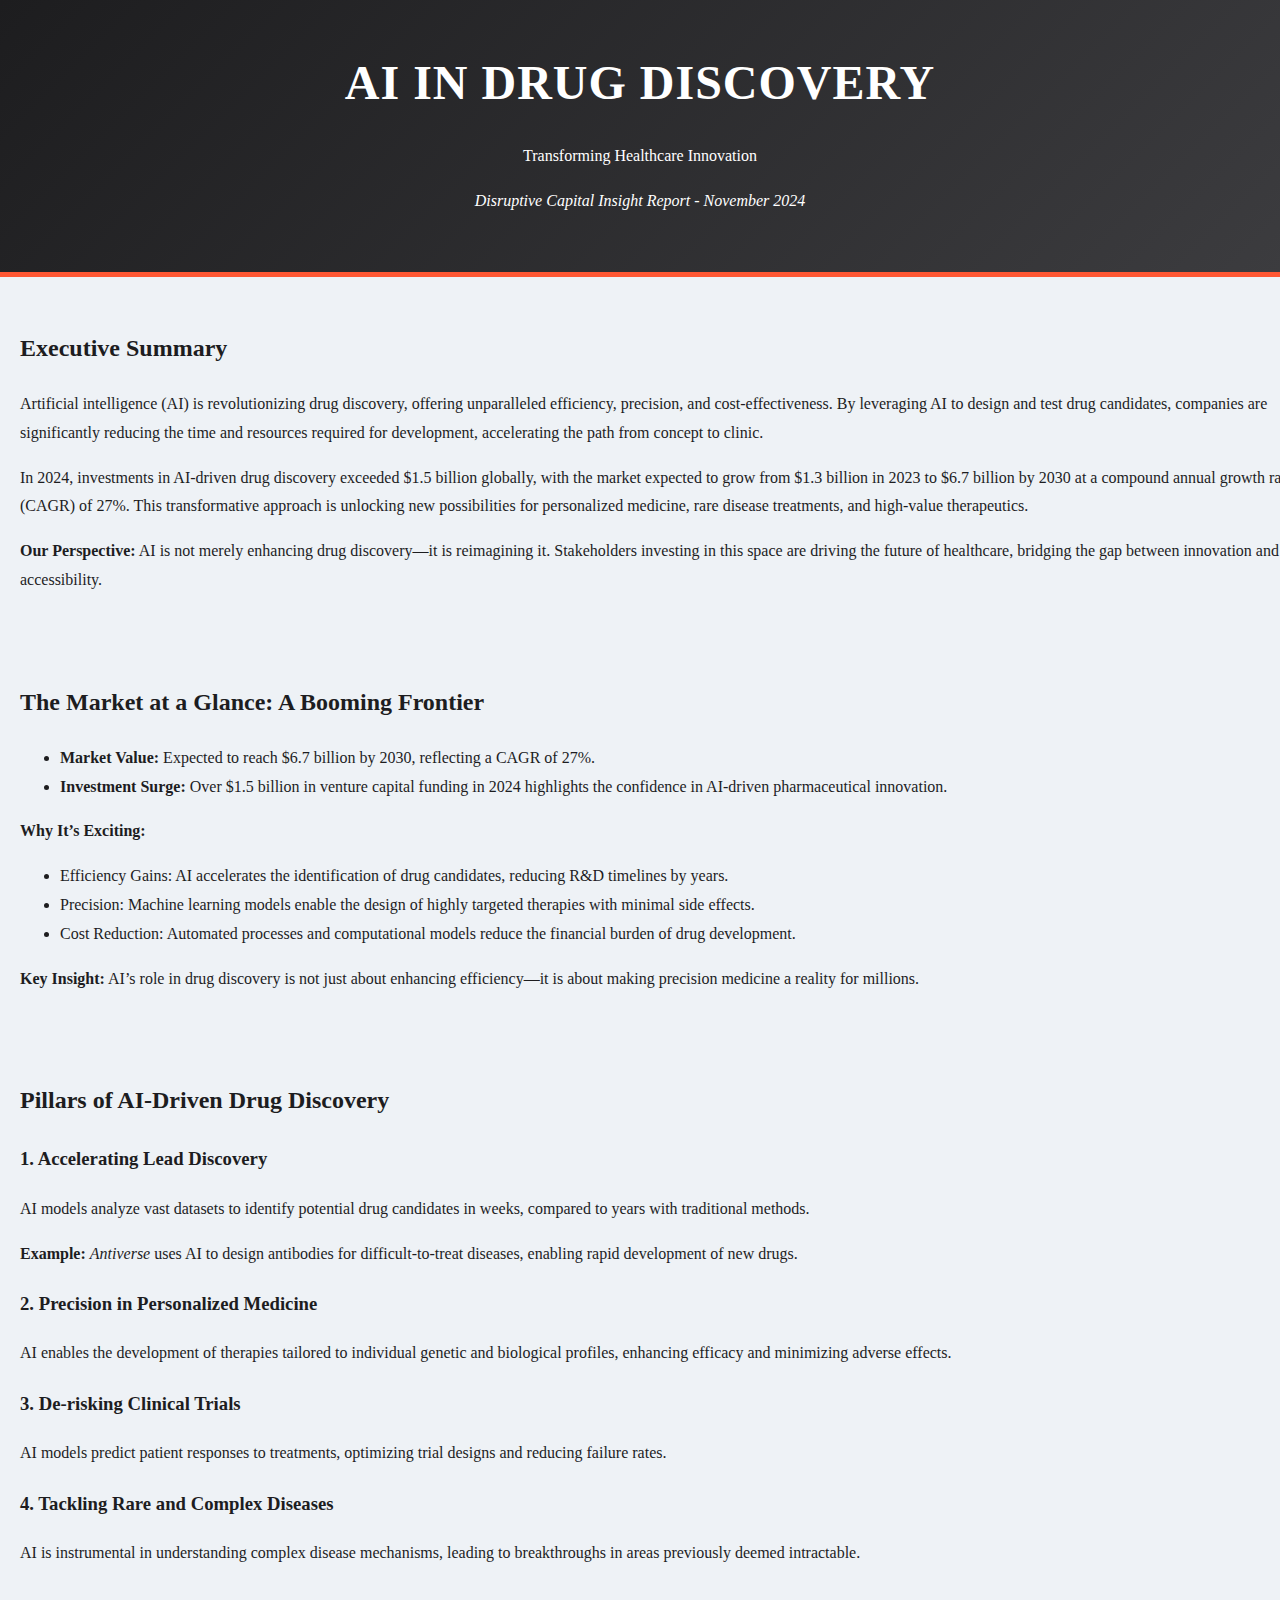
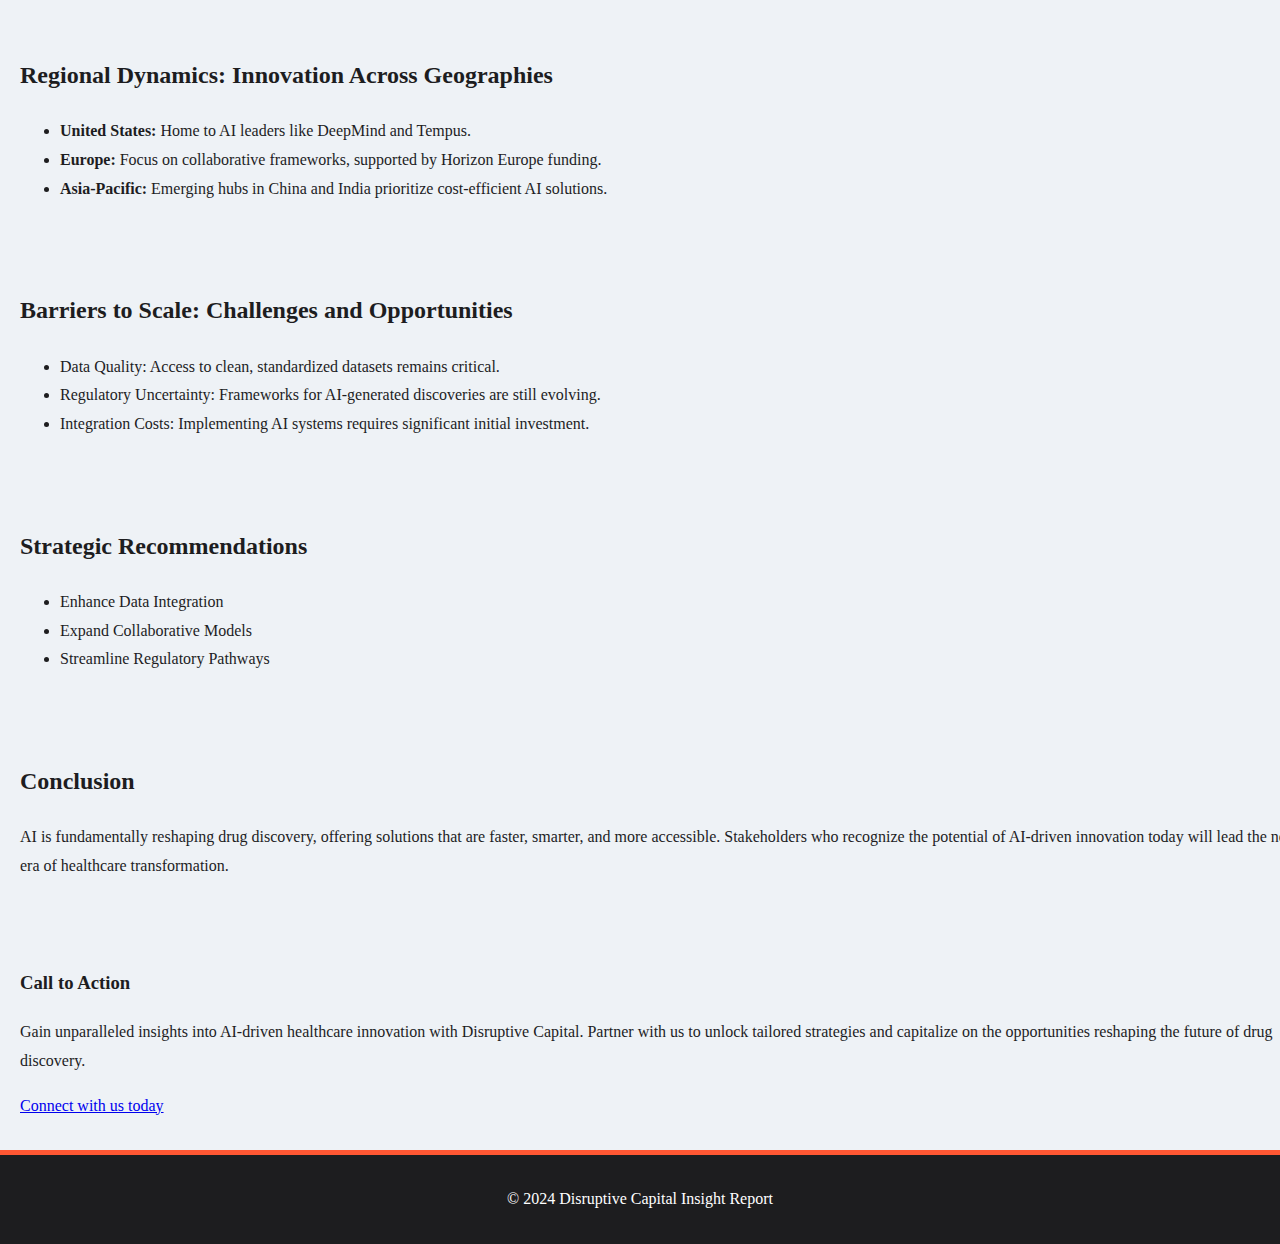
<file: AIDrugDiscRep.html>
<!DOCTYPE html>
<html lang="en">
<head>
    <meta charset="UTF-8">
    <meta name="viewport" content="width=device-width, initial-scale=1.0">
    <title>AI in Drug Discovery: Transforming Healthcare Innovation</title>
    <style>
        /* General Body Styling */
        body {
            font-family: Roboto;
            margin: 0;
            padding: 0;
            background-color: #eef2f6;
            color: #1d1d1f;
            line-height: 1.8;
        }

        /* Header Styling */
        header {
            background: linear-gradient(135deg, #1d1d1f, #3c3c3f);
            color: #fff;
            padding: 40px;
            text-align: center;
            border-bottom: 5px solid #ff5733;
        }

        header h1 {
            font-size: 3rem;
            margin: 0;
            text-transform: uppercase;
            letter-spacing: 1px;
        }

        header h2 {
            font-size: 1.5rem;
            margin-top: 15px;
            font-weight: 400;
            opacity: 0.8;
        }

        /* Main Content Container */
        main {
            display: flex;
            flex-direction: column;
            gap: 50px;
            margin: 30px auto;
            padding: 0 20px;
            width: 100%;
            max-width: 1400px;
        }

        /* Section Layout */
        .section {
            display: flex;
            flex-direction: column;
            background: #fff;
            padding: 30px;
            border-radius: 12px;
            box-shadow: 0 8px 20px rgba(0, 0, 0, 0.1);
            transition: transform 0.2s ease, box-shadow 0.2s ease;
        }

        .section:hover {
            transform: translateY(-5px);
            box-shadow: 0 12px 25px rgba(0, 0, 0, 0.2);
        }

        /* Content Styling */
        .content {
            margin-bottom: 20px;
        }

        .content h2 {
            font-size: 2rem;
            margin-bottom: 15px;
            color: #333;
        }

        .content h3 {
            font-size: 1.6rem;
            margin-bottom: 15px;
            color: #444;
        }

        .content p, .content ul {
            font-size: 1.2rem;
            color: #555;
            margin-bottom: 15px;
        }

        .content ul {
            margin-left: 20px;
            list-style-type: disc;
        }

        /* Chart Container */
        .chart-container {
            background: #f7f9fc;
            padding: 20px;
            border-radius: 12px;
            text-align: center;
        }

        canvas {
            width: 100%;
            max-width: 800px;
            height: auto;
        }

        /* Description Box */
        .description {
            background: #f7f9fc;
            border-left: 5px solid #ff5733;
            padding: 20px;
            border-radius: 8px;
            font-size: 1.2rem;
        }

        .description strong {
            color: #333;
        }

        /* Footer Styling */
        footer {
            background: #1d1d1f;
            color: #fff;
            text-align: center;
            padding: 30px;
            font-size: 1rem;
            margin-top: 30px;
            border-top: 5px solid #ff5733;
        }

        footer p {
            margin: 0;
        }

        /* Responsive Styling */
        @media (max-width: 768px) {
            main {
                padding: 0 10px;
            }

            .section {
                flex-direction: column;
            }

            .chart-container {
                border-radius: 12px;
            }
        }
    </style>
</head>
<body>
    <header>
        <h1>AI in Drug Discovery</h1>
        <p>Transforming Healthcare Innovation</p>
        <p><em>Disruptive Capital Insight Report - November 2024</em></p>
    </header>
    <main>
        <section>
            <h2>Executive Summary</h2>
            <p>Artificial intelligence (AI) is revolutionizing drug discovery, offering unparalleled efficiency, precision, and cost-effectiveness. By leveraging AI to design and test drug candidates, companies are significantly reducing the time and resources required for development, accelerating the path from concept to clinic.</p>
            <p>In 2024, investments in AI-driven drug discovery exceeded $1.5 billion globally, with the market expected to grow from $1.3 billion in 2023 to $6.7 billion by 2030 at a compound annual growth rate (CAGR) of 27%. This transformative approach is unlocking new possibilities for personalized medicine, rare disease treatments, and high-value therapeutics.</p>
            <div class="highlight">
                <p><strong>Our Perspective:</strong> AI is not merely enhancing drug discovery—it is reimagining it. Stakeholders investing in this space are driving the future of healthcare, bridging the gap between innovation and accessibility.</p>
            </div>
        </section>
        <section>
            <h2>The Market at a Glance: A Booming Frontier</h2>
            <ul>
                <li><strong>Market Value:</strong> Expected to reach $6.7 billion by 2030, reflecting a CAGR of 27%.</li>
                <li><strong>Investment Surge:</strong> Over $1.5 billion in venture capital funding in 2024 highlights the confidence in AI-driven pharmaceutical innovation.</li>
            </ul>
            <p><strong>Why It’s Exciting:</strong></p>
            <ul>
                <li>Efficiency Gains: AI accelerates the identification of drug candidates, reducing R&D timelines by years.</li>
                <li>Precision: Machine learning models enable the design of highly targeted therapies with minimal side effects.</li>
                <li>Cost Reduction: Automated processes and computational models reduce the financial burden of drug development.</li>
            </ul>
            <p><strong>Key Insight:</strong> AI’s role in drug discovery is not just about enhancing efficiency—it is about making precision medicine a reality for millions.</p>
        </section>
        <section>
            <h2>Pillars of AI-Driven Drug Discovery</h2>
            <h3>1. Accelerating Lead Discovery</h3>
            <p>AI models analyze vast datasets to identify potential drug candidates in weeks, compared to years with traditional methods.</p>
            <p><strong>Example:</strong> <em>Antiverse</em> uses AI to design antibodies for difficult-to-treat diseases, enabling rapid development of new drugs.</p>
            <h3>2. Precision in Personalized Medicine</h3>
            <p>AI enables the development of therapies tailored to individual genetic and biological profiles, enhancing efficacy and minimizing adverse effects.</p>
            <h3>3. De-risking Clinical Trials</h3>
            <p>AI models predict patient responses to treatments, optimizing trial designs and reducing failure rates.</p>
            <h3>4. Tackling Rare and Complex Diseases</h3>
            <p>AI is instrumental in understanding complex disease mechanisms, leading to breakthroughs in areas previously deemed intractable.</p>
        </section>
        <section>
            <h2>Regional Dynamics: Innovation Across Geographies</h2>
            <ul>
                <li><strong>United States:</strong> Home to AI leaders like DeepMind and Tempus.</li>
                <li><strong>Europe:</strong> Focus on collaborative frameworks, supported by Horizon Europe funding.</li>
                <li><strong>Asia-Pacific:</strong> Emerging hubs in China and India prioritize cost-efficient AI solutions.</li>
            </ul>
        </section>
        <section>
            <h2>Barriers to Scale: Challenges and Opportunities</h2>
            <ul>
                <li>Data Quality: Access to clean, standardized datasets remains critical.</li>
                <li>Regulatory Uncertainty: Frameworks for AI-generated discoveries are still evolving.</li>
                <li>Integration Costs: Implementing AI systems requires significant initial investment.</li>
            </ul>
        </section>
        <section>
            <h2>Strategic Recommendations</h2>
            <ul>
                <li>Enhance Data Integration</li>
                <li>Expand Collaborative Models</li>
                <li>Streamline Regulatory Pathways</li>
            </ul>
        </section>
        <section>
            <h2>Conclusion</h2>
            <p>AI is fundamentally reshaping drug discovery, offering solutions that are faster, smarter, and more accessible. Stakeholders who recognize the potential of AI-driven innovation today will lead the next era of healthcare transformation.</p>
        </section>
        <div class="cta">
            <h3>Call to Action</h3>
            <p>Gain unparalleled insights into AI-driven healthcare innovation with Disruptive Capital. Partner with us to unlock tailored strategies and capitalize on the opportunities reshaping the future of drug discovery.</p>
            <a href="#">Connect with us today</a>
        </div>
    </main>
    <footer>
        <p>© 2024 Disruptive Capital Insight Report</p>
    </footer>
</body>
</html>
</file>
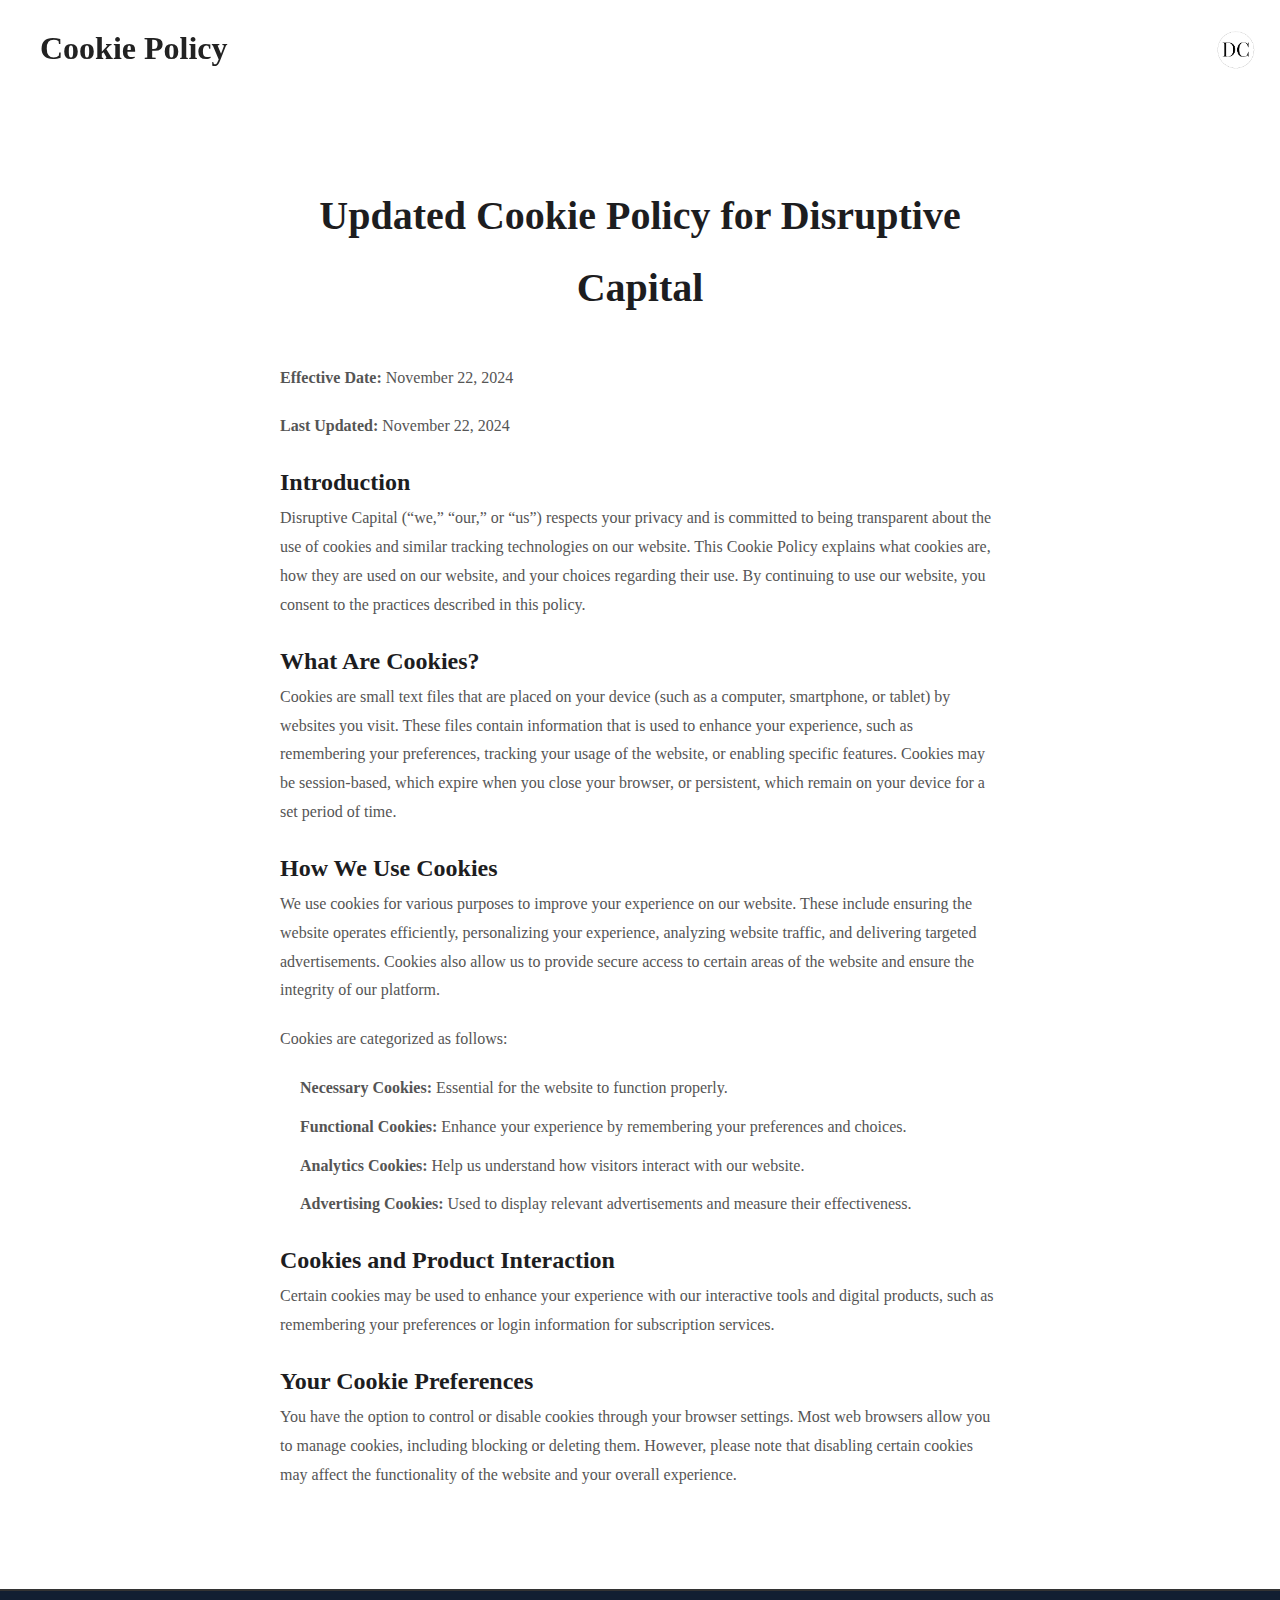
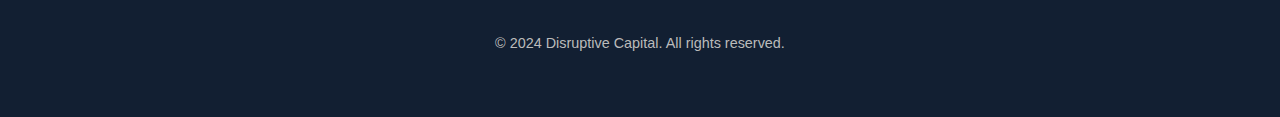
<file: cookie.html>
<!DOCTYPE html>
<html lang="en">
<head>
    <meta charset="UTF-8">
    <meta name="viewport" content="width=device-width, initial-scale=1.0">
    <link rel="stylesheet" href="styles.css">
</head>
<body>
    <!-- Header -->
    <header class="header">
        <header class="header">
            <h1>Cookie Policy</h1>
        </header>
        <div class="logo">
            <img src="./images/dclogo.png" alt="Disruptive Capital Logo">
        </div>
    </header>

    <!-- Main Content -->
    <main class="content">
        <h1>Updated Cookie Policy for Disruptive Capital</h1>
        <p><strong>Effective Date:</strong> November 22, 2024</p>
        <p><strong>Last Updated:</strong> November 22, 2024</p>

        <section>
            <h2>Introduction</h2>
            <p>
                Disruptive Capital (“we,” “our,” or “us”) respects your privacy and is committed to being
                transparent about the use of cookies and similar tracking technologies on our website. This
                Cookie Policy explains what cookies are, how they are used on our website, and your choices
                regarding their use. By continuing to use our website, you consent to the practices described in
                this policy.
            </p>
        </section>

        <section>
            <h2>What Are Cookies?</h2>
            <p>
                Cookies are small text files that are placed on your device (such as a computer, smartphone, or
                tablet) by websites you visit. These files contain information that is used to enhance your
                experience, such as remembering your preferences, tracking your usage of the website, or
                enabling specific features. Cookies may be session-based, which expire when you close your
                browser, or persistent, which remain on your device for a set period of time.
            </p>
        </section>

        <section>
            <h2>How We Use Cookies</h2>
            <p>
                We use cookies for various purposes to improve your experience on our website. These include
                ensuring the website operates efficiently, personalizing your experience, analyzing website
                traffic, and delivering targeted advertisements. Cookies also allow us to provide secure access to
                certain areas of the website and ensure the integrity of our platform.
            </p>
            <p>Cookies are categorized as follows:</p>
            <ul>
                <li><strong>Necessary Cookies:</strong> Essential for the website to function properly.</li>
                <li><strong>Functional Cookies:</strong> Enhance your experience by remembering your preferences and choices.</li>
                <li><strong>Analytics Cookies:</strong> Help us understand how visitors interact with our website.</li>
                <li><strong>Advertising Cookies:</strong> Used to display relevant advertisements and measure their effectiveness.</li>
            </ul>
        </section>

        <section>
            <h2>Cookies and Product Interaction</h2>
            <p>
                Certain cookies may be used to enhance your experience with our interactive tools and digital
                products, such as remembering your preferences or login information for subscription services.
            </p>
        </section>

        <section>
            <h2>Your Cookie Preferences</h2>
            <p>
                You have the option to control or disable cookies through your browser settings. Most web
                browsers allow you to manage cookies, including blocking or deleting them. However, please
                note that disabling certain cookies may affect the functionality of the website and your overall
                experience.
            </p>
        </section>
    </main>

    <!-- Footer -->
    <footer class="site-footer">
        <p>&copy; 2024 Disruptive Capital. All rights reserved.</p>
    </footer>
</body>
</html>
</file>
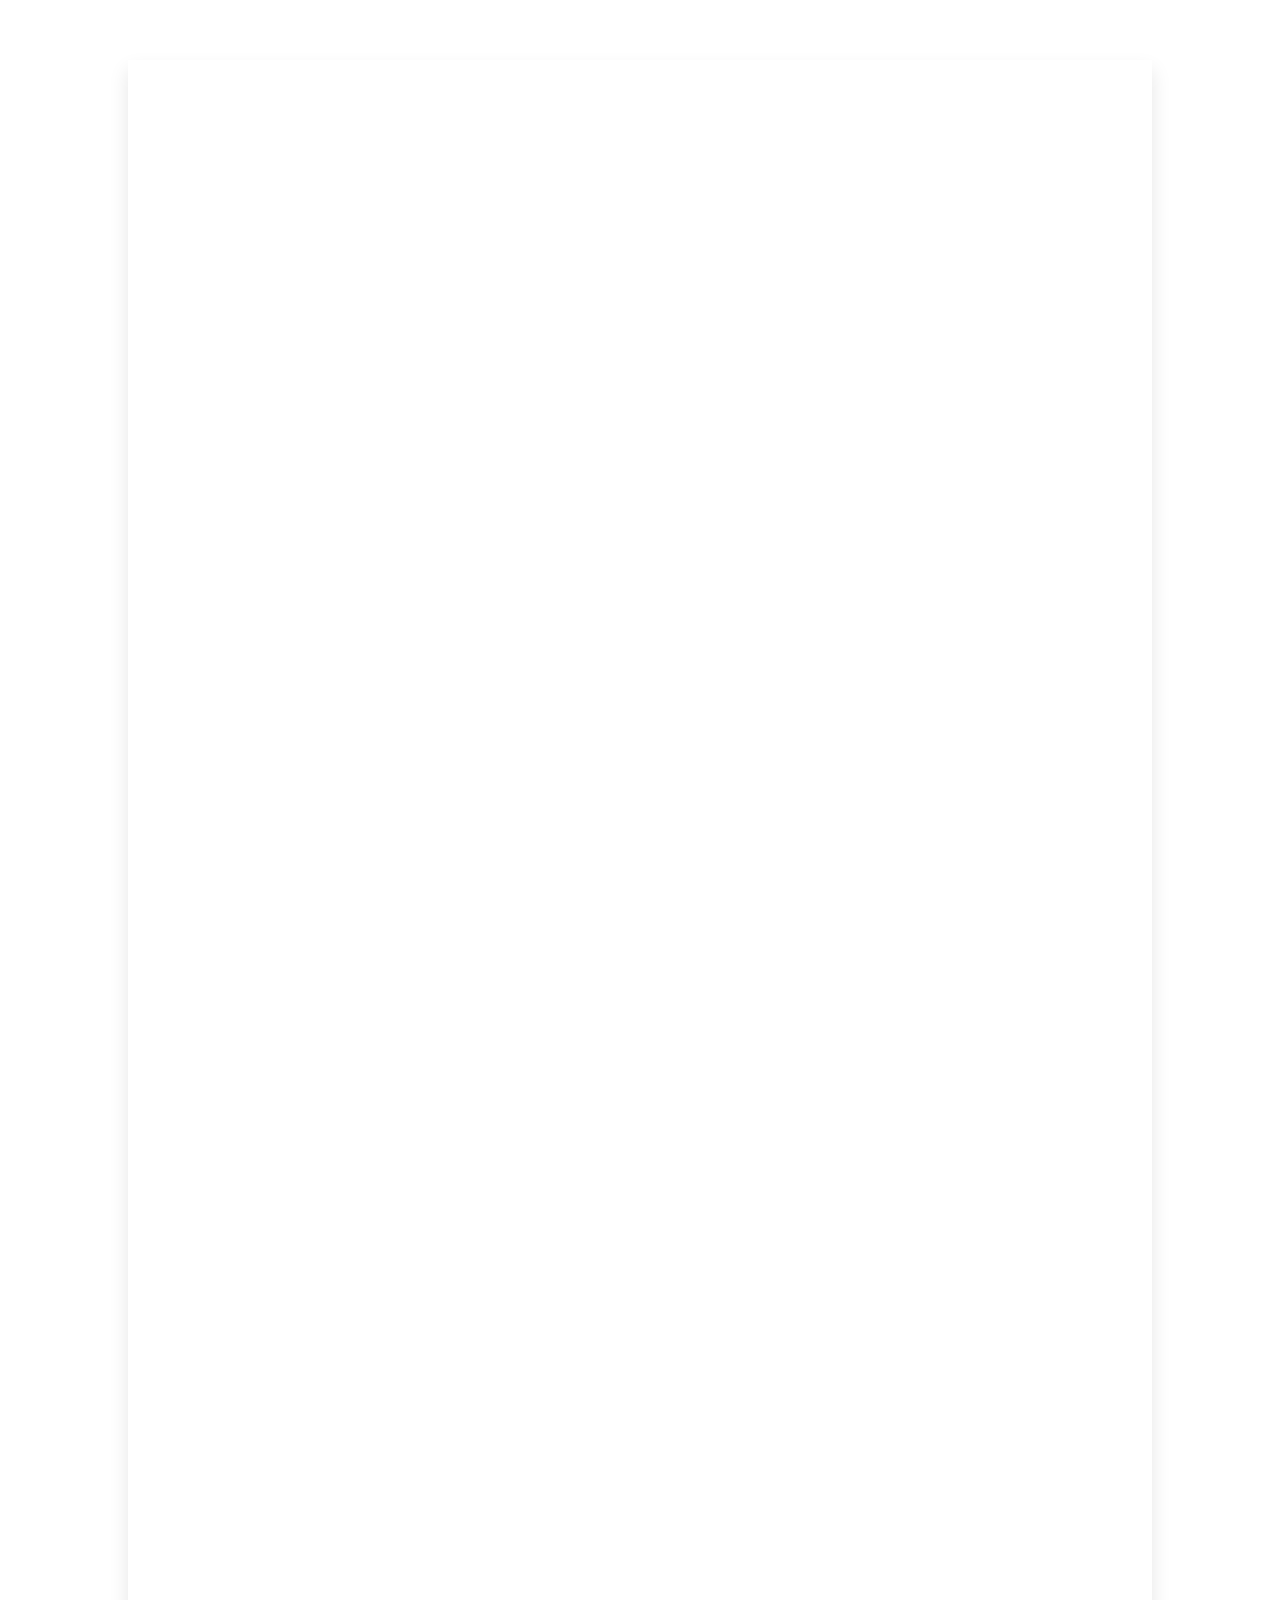
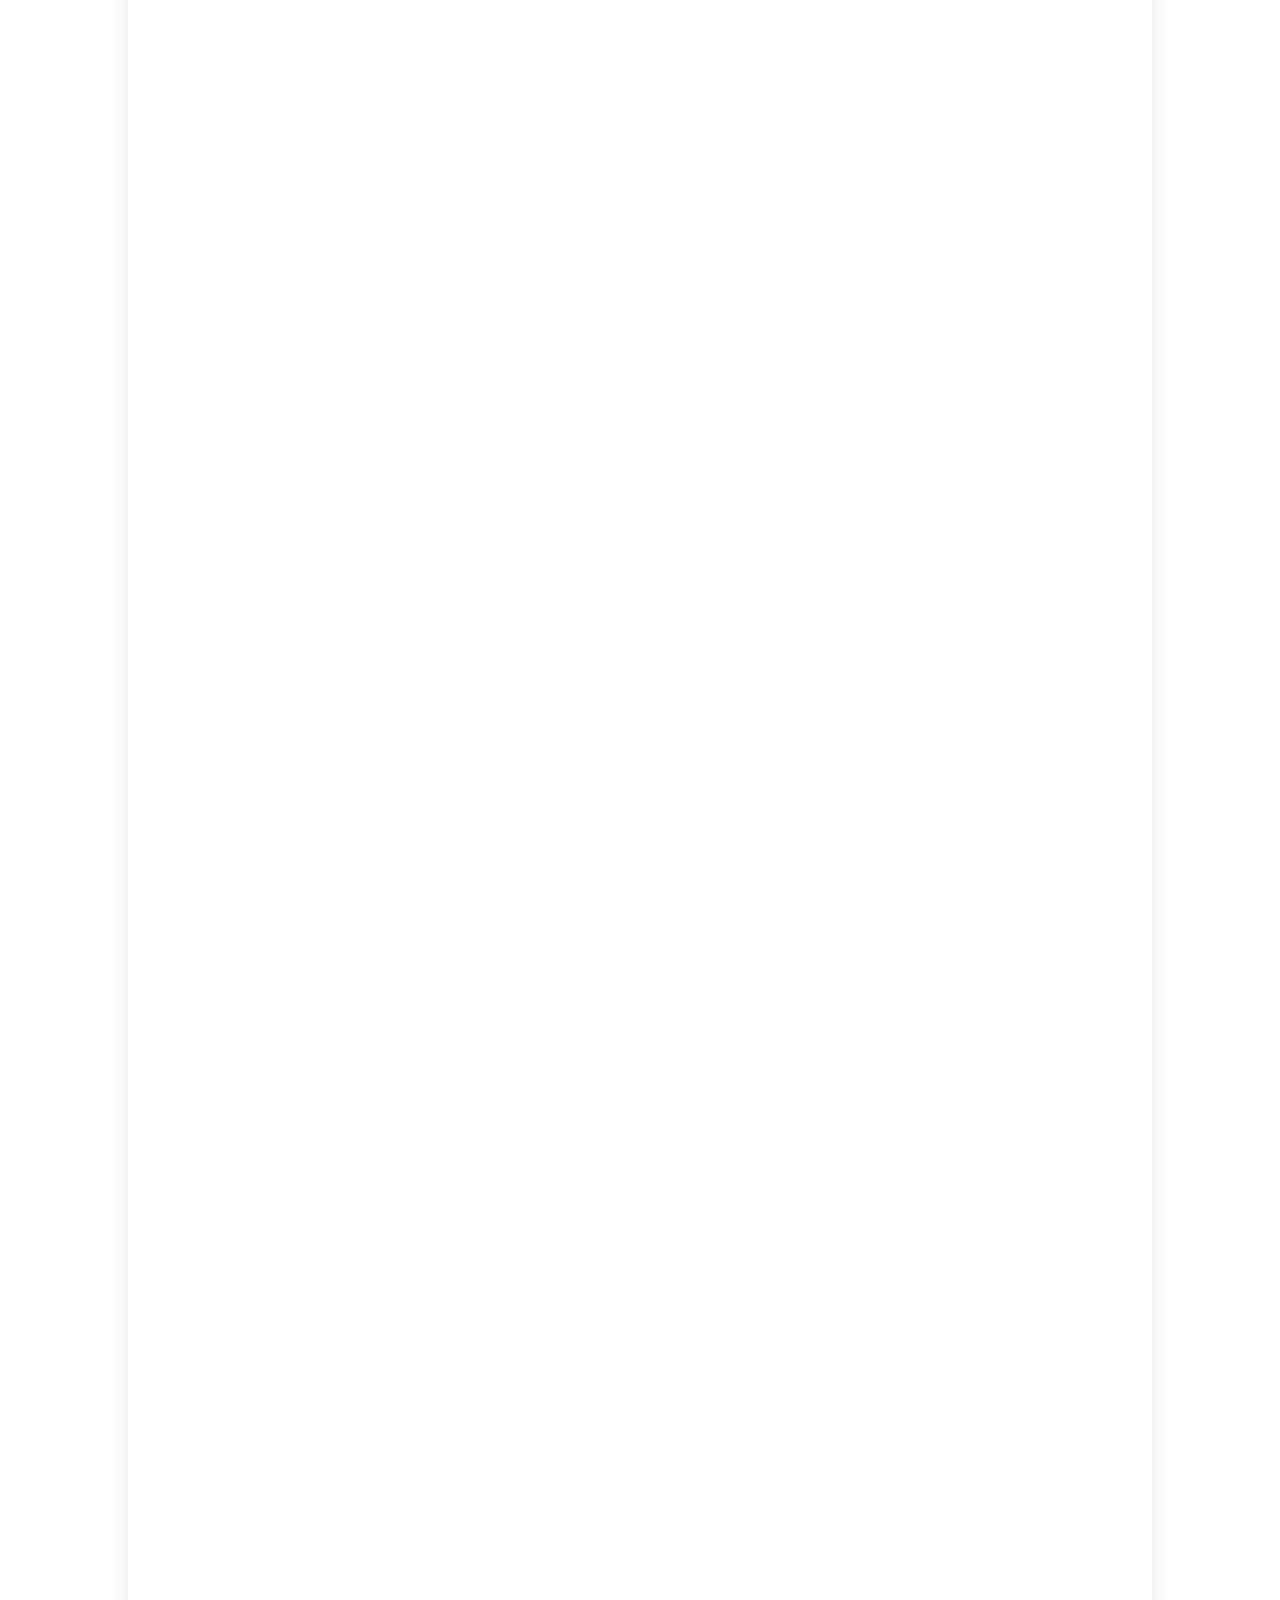
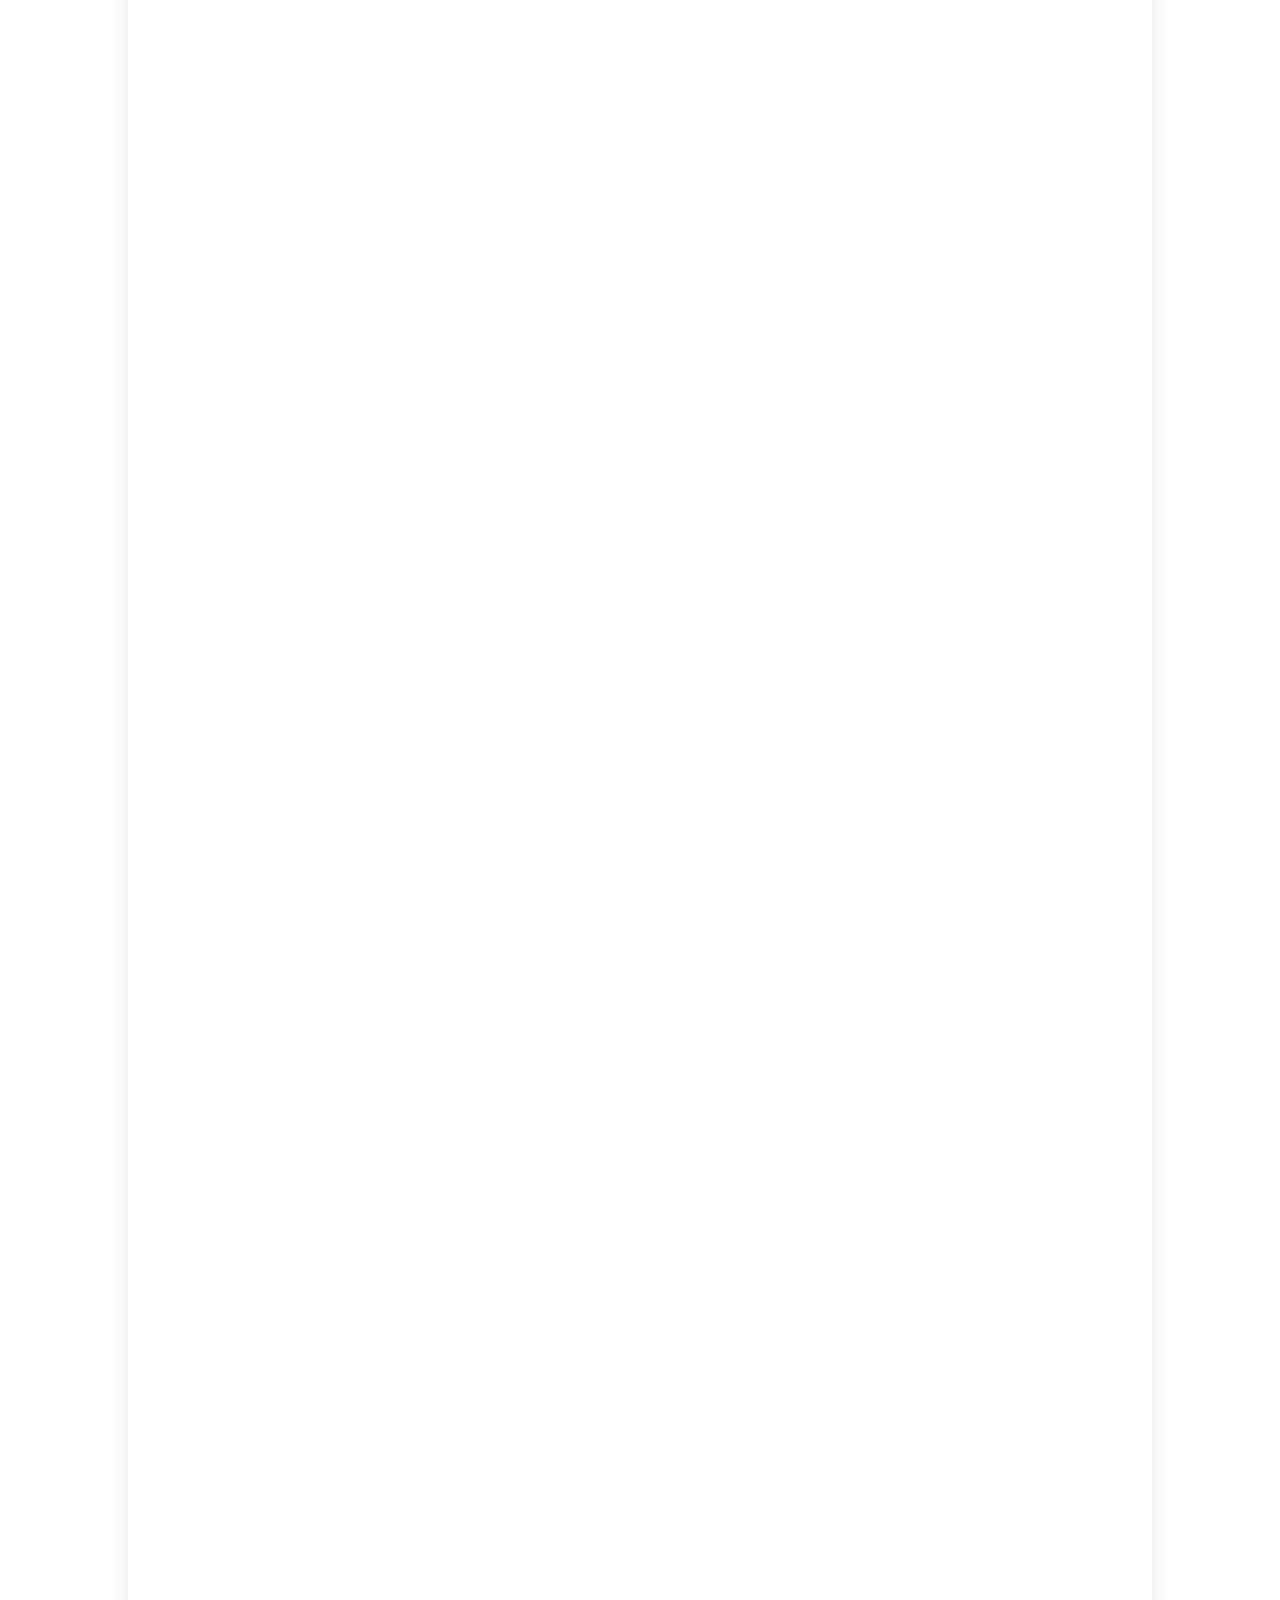
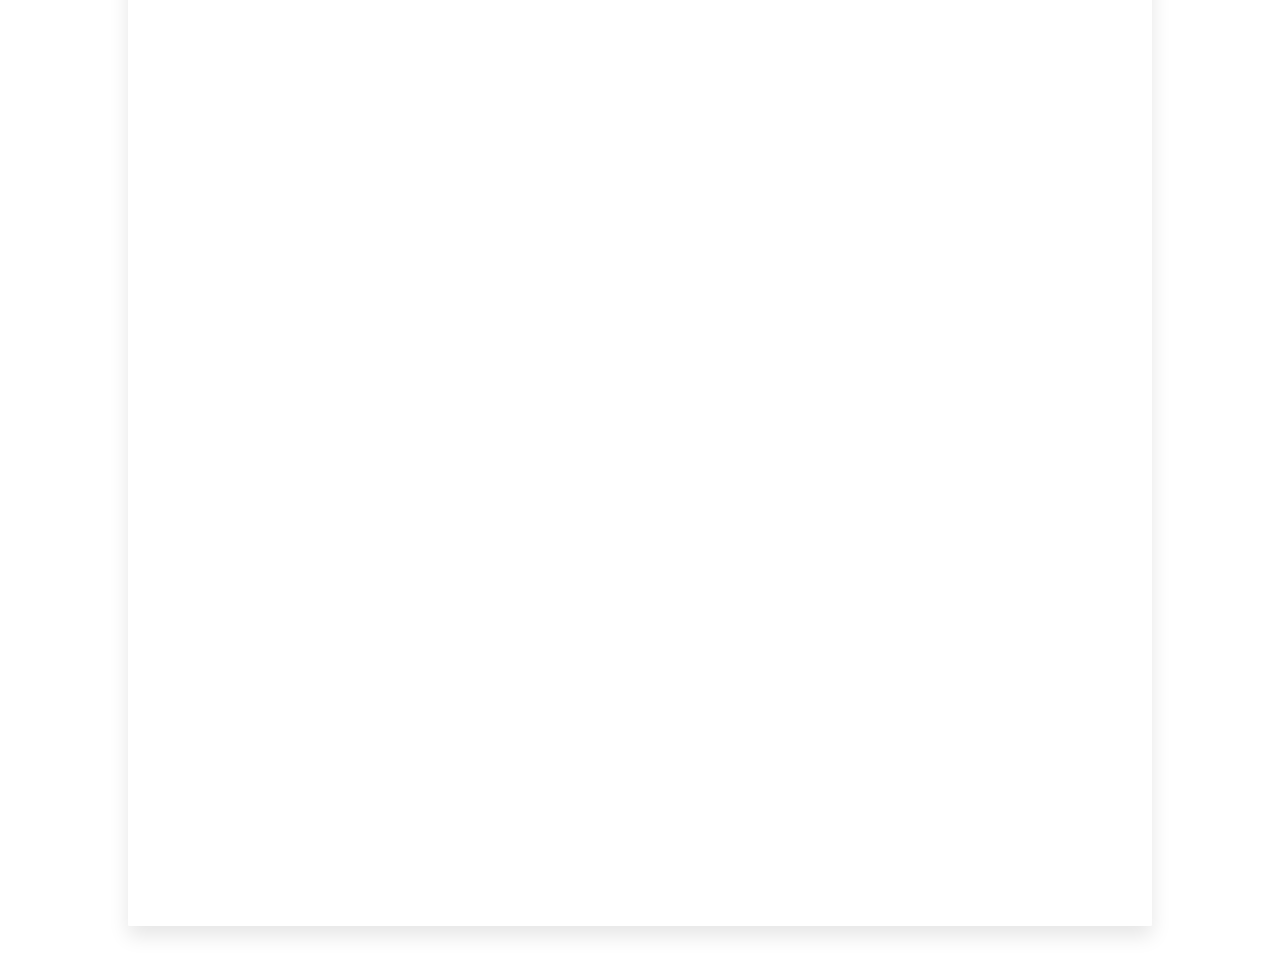
<file: established.html>
<!DOCTYPE html>
<html lang="en">
<head>
  <meta charset="UTF-8">
  <meta name="viewport" content="width=device-width, initial-scale=1.0">
  <title>Global VC Landscape</title>
  <link rel="stylesheet" href="styles.css">
  <style>
    body {
      margin: 0;
      font-family: 'Roboto';
      background-color: #ffffff;
      color: #f5f5f5;
      overflow-x: hidden;
    }

    .container {
      padding: 20px;
    }

    section {
      opacity: 0; /* Initially invisible */
      transform: translateY(50px); /* Initially shifted down */
      transition: all 1s cubic-bezier(0.25, 0.8, 0.25, 1); /* Smooth ease-out effect */
      margin: 50px 0;
    }

    section.active {
      opacity: 1; /* Fully visible */
      transform: translateY(0); /* Slide into position */
    }

    .intro {
      background: linear-gradient(145deg, #121F32, #555);
      padding: 50px;
      text-align: center;
      color: #ffffff;
      border-radius: 10px;
      box-shadow: 0 4px 8px rgba(0, 0, 0, 0.3);
    }

    .intro h1 {
      font-size: 2.5em;
      margin: 0;
    }

    .intro p {
      font-size: 1.2em;
      margin: 10px 0 0;
    }

    .country {
      background: linear-gradient(145deg, #ffffff, #ffffff);
      padding: 30px;
      border-radius: 10px;
      box-shadow: 0 4px 10px rgba(0, 0, 0, 0);
    }

    .country h2 {
      font-size: 1.8em;
      color: #121F32;
      margin-bottom: 10px;
    }

    .content {
      margin-top: 10px;
    }

    .content p {
      font-size: 1.1em;
      line-height: 1.6;
      margin: 10px 0;
    }

    .content span {
      color: #000000;
      font-weight: bold;
    }

    strong {
      color: #8ab4f8;
    }

    @media (max-width: 768px) {
      .intro h1 {
        font-size: 2em;
      }

      .country h2 {
        font-size: 1.5em;
      }

      .content p {
        font-size: 1em;
      }
    }
  </style>
</head>
<body>
  <div class="container">
    <section class="intro">
      <h1>🌍 Global Venture Capital Landscape 2023</h1>
      <p>Key trends and insights across leading nations.</p>
    </section>

    <section class="country" id="usa">
      <h2>United States</h2>
      <div class="content">
        <p><span>Total VC Investment (2023):</span> <strong>$153.1 billion</strong></p>
        <p><span>Main Sectors:</span> Technology, healthcare, fintech, and AI</p>
        <p><span>Growth:</span> Mature VC ecosystem with 10–15% annual growth.</p>
      </div>
    </section>

    <section class="country" id="china">
      <h2>China</h2>
      <div class="content">
        <p><span>Total VC Investment (2023):</span> <strong>$54.7 billion</strong></p>
        <p><span>Main Sectors:</span> E-commerce, green energy, and AI</p>
        <p><span>Growth:</span> Major player with robust government support.</p>
      </div>
    </section>

    <!-- Additional countries -->
    <section class="country" id="india">
      <h2>India</h2>
      <div class="content">
        <p><span>Total VC Investment (2023):</span> <strong>$11.5 billion</strong></p>
        <p><span>Main Sectors:</span> Fintech, e-commerce, and edtech</p>
        <p><span>Growth:</span> India’s VC activity has doubled since 2018, fueled by its digital economy and rising middle class.</p>
      </div>
    </section>

    <section class="country" id="uk">
        <h2>United Kingdom</h2>
        <div class="content">
          <p><span>Total VC Investment (2023):</span> <strong>$19.7 billion</strong></p>
          <p><span>Main Sectors:</span> Fintech, health tech, and AI</p>
          <p><span>Growth:</span> London is Europe’s financial tech hub.</p>
        </div>
      </section>
  
      <section class="country" id="india">
        <h2>India</h2>
        <div class="content">
          <p><span>Total VC Investment (2023):</span> <strong>$11.5 billion</strong></p>
          <p><span>Main Sectors:</span> Fintech, e-commerce, and edtech</p>
          <p><span>Growth:</span> India’s VC activity has doubled since 2018.</p>
        </div>
      </section>
  
      <section class="country" id="france">
        <h2>France</h2>
        <div class="content">
          <p><span>Total VC Investment (2023):</span> <strong>$9.4 billion</strong></p>
          <p><span>Main Sectors:</span> AI, SaaS, and green energy</p>
          <p><span>Growth:</span> Boosted by "La French Tech" initiatives.</p>
        </div>
      </section>
  
      <section class="country" id="korea">
        <h2>South Korea</h2>
        <div class="content">
          <p><span>Total VC Investment (2023):</span> <strong>$8.9 billion</strong></p>
          <p><span>Main Sectors:</span> Electronics, gaming, and AI</p>
          <p><span>Growth:</span> 10% annual growth driven by subsidies.</p>
        </div>
      </section>
  
      <section class="country" id="germany">
        <h2>Germany</h2>
        <div class="content">
          <p><span>Total VC Investment (2023):</span> <strong>$8 billion</strong></p>
          <p><span>Main Sectors:</span> Automotive innovation and green energy</p>
          <p><span>Growth:</span> Emphasis on sustainability and manufacturing.</p>
        </div>
      </section>
  
      <section class="country" id="canada">
        <h2>Canada</h2>
        <div class="content">
          <p><span>Total VC Investment (2023):</span> <strong>$6.7 billion</strong></p>
          <p><span>Main Sectors:</span> AI, clean energy, and digital health</p>
          <p><span>Growth:</span> Rapid growth in Toronto-Waterloo Corridor.</p>
        </div>
      </section>
  
      <section class="country" id="singapore">
        <h2>Singapore</h2>
        <div class="content">
          <p><span>Total VC Investment (2023):</span> <strong>$5.8 billion</strong></p>
          <p><span>Main Sectors:</span> Fintech and logistics</p>
          <p><span>Growth:</span> 25% increase in activity since 2020.</p>
        </div>
      </section>
  
      <section class="country" id="sweden">
        <h2>Sweden</h2>
        <div class="content">
          <p><span>Total VC Investment (2023):</span> <strong>$5 billion</strong></p>
          <p><span>Main Sectors:</span> Green energy and tech startups</p>
          <p><span>Growth:</span> Sustainability drives investment.</p>
        </div>
      </section>
  
      <section class="country" id="japan">
        <h2>Japan</h2>
        <div class="content">
          <p><span>Total VC Investment (2023):</span> <strong>$4.8 billion</strong></p>
          <p><span>Main Sectors:</span> Robotics, AI, and health tech</p>
          <p><span>Growth:</span> Innovation in automation driven by aging population.</p>
        </div>
      </section>
  
      <section class="country" id="israel">
        <h2>Israel</h2>
        <div class="content">
          <p><span>Total VC Investment (2023):</span> <strong>$4.4 billion</strong></p>
          <p><span>Main Sectors:</span> Cybersecurity, AI, and health tech</p>
          <p><span>Growth:</span> Known as the "Startup Nation".</p>

  </div>

  <script>
    document.addEventListener("scroll", () => {
      const sections = document.querySelectorAll("section");

      sections.forEach((section) => {
        const sectionTop = section.getBoundingClientRect().top;
        const triggerPoint = window.innerHeight - section.offsetHeight / 4;

        if (sectionTop < triggerPoint) {
          section.classList.add("active");
        }
      });
    });
  </script>
</body>
</html>
</file>
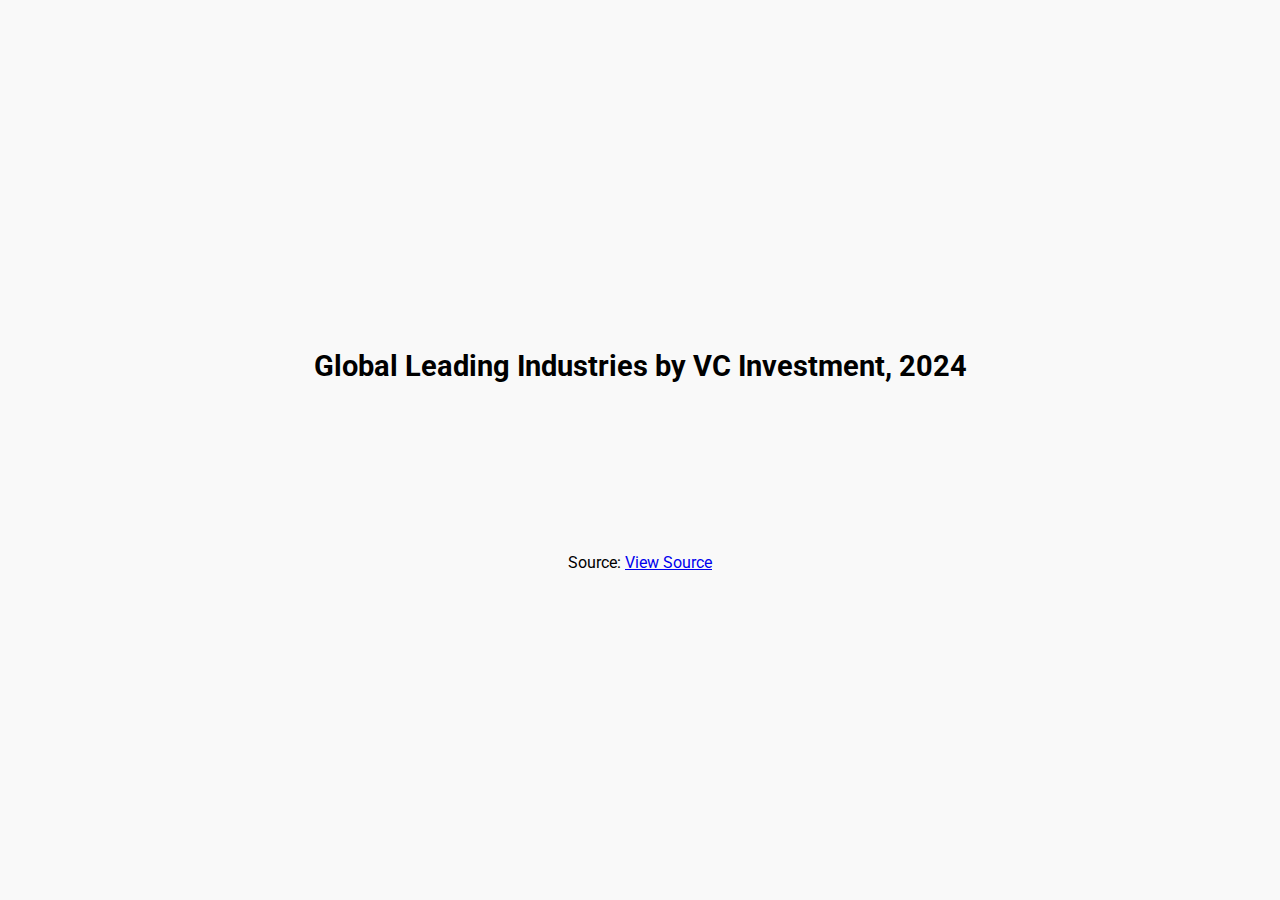
<file: globalleadingind.html>
<!DOCTYPE html>
<html lang="en">
<head>
    <meta charset="UTF-8">
    <meta name="viewport" content="width=device-width, initial-scale=1.0">
    <script src="https://d3js.org/d3.v7.min.js"></script>
    <style>
        @import url('https://fonts.googleapis.com/css2?family=Roboto:wght@400;500&display=swap');

        body {
            margin: 0;
            padding: 0px;
            font-family: 'Roboto', sans-serif;
            background-color: #f9f9f9;
            display: flex;
            flex-direction: column;
            align-items: center;
            justify-content: center;
            height: 100vh;
        }

        h1 {
            margin: 20px 0;
            font-size: 1.8rem;
            font-weight: 200px;
            color: #000000;
        }

        svg {
            font-size: 12px;
        }

        .bar {
            fill: #000000;
            transition: fill 0.3s, transform 0.2s;
            cursor: pointer;
        }

        .bar:hover {
            fill: #121F32;
            transform: scale(1.02);
        }

        .value {
            fill: #ffffff;
            font-weight: bold;
            text-anchor: end;
        }

        .axis path,
        .axis line {
            stroke: #ccc;
        }
    </style>
</head>
<body>
    <h1>Global Leading Industries by VC Investment, 2024</h1>
    <svg id="chart"></svg>

    <script>
        // Data for the chart
        const data = [
            { industry: "Enterprise Software", value: 53.4 },
            { industry: "Health", value: 51.2 },
            { industry: "Fintech", value: 25.6 },
            { industry: "Transportation", value: 23.4 },
            { industry: "Energy", value: 20.0 },
            { industry: "Robotics", value: 14.7 },
            { industry: "Security", value: 14.1 },
            { industry: "Semiconductors", value: 11.3 },
            { industry: "Food", value: 10.9 },
            { industry: "Marketing", value: 7.0 }
        ];

        // Set up dimensions and margins
        const margin = { top: 20, right: 30, bottom: 30, left: 180 };
        const width = 800 - margin.left - margin.right;
        const height = 500 - margin.top - margin.bottom;

        const svg = d3
            .select("#chart")
            .attr("width", width + margin.left + margin.right)
            .attr("height", height + margin.top + margin.bottom)
            .append("g")
            .attr("transform", `translate(${margin.left},${margin.top})`);

        // Create scales
        const x = d3
            .scaleLinear()
            .domain([0, d3.max(data, d => d.value)])
            .range([0, width]);

        const y = d3
            .scaleBand()
            .domain(data.map(d => d.industry))
            .range([0, height])
            .padding(0.1);

        // Create axes
        const xAxis = d3.axisBottom(x).ticks(5).tickFormat(d => `$${d}B`);
        const yAxis = d3.axisLeft(y);

        // Append axes
        svg.append("g")
            .attr("transform", `translate(0,${height})`)
            .call(xAxis);

        svg.append("g")
            .call(yAxis);

        // Draw bars
        svg.selectAll(".bar")
            .data(data)
            .enter()
            .append("rect")
            .attr("class", "bar")
            .attr("y", d => y(d.industry))
            .attr("height", y.bandwidth())
            .attr("x", 0)
            .attr("width", 0) // Start with width 0 for animation
            .transition()
            .duration(1000)
            .delay((d, i) => i * 100)
            .attr("width", d => x(d.value));

        // Add value labels
        svg.selectAll(".value")
            .data(data)
            .enter()
            .append("text")
            .attr("class", "value")
            .attr("y", d => y(d.industry) + y.bandwidth() / 2 + 4)
            .attr("x", 0) // Start at 0 for animation
            .text(d => `$${d.value}B`)
            .transition()
            .duration(1000)
            .delay((d, i) => i * 100)
            .attr("x", d => x(d.value) - 5);

        // Interactivity
        svg.selectAll(".bar")
            .on("mouseover", function (event, d) {
                d3.select(this).transition().duration(200).attr("fill", "#66b3ff");
            })
            .on("mouseout", function () {
                d3.select(this).transition().duration(200).attr("fill", "#aec6cf");
            })
            .on("click", (event, d) => {
                alert(`Industry: ${d.industry}\nInvestment: $${d.value}B`);
            });
    </script>



<div class="source-link">
    Source: <a href="https://dealroom.co/guides/global" target="_blank" rel="noopener noreferrer">View Source</a>
  </div>
</body>
</html>
</file>
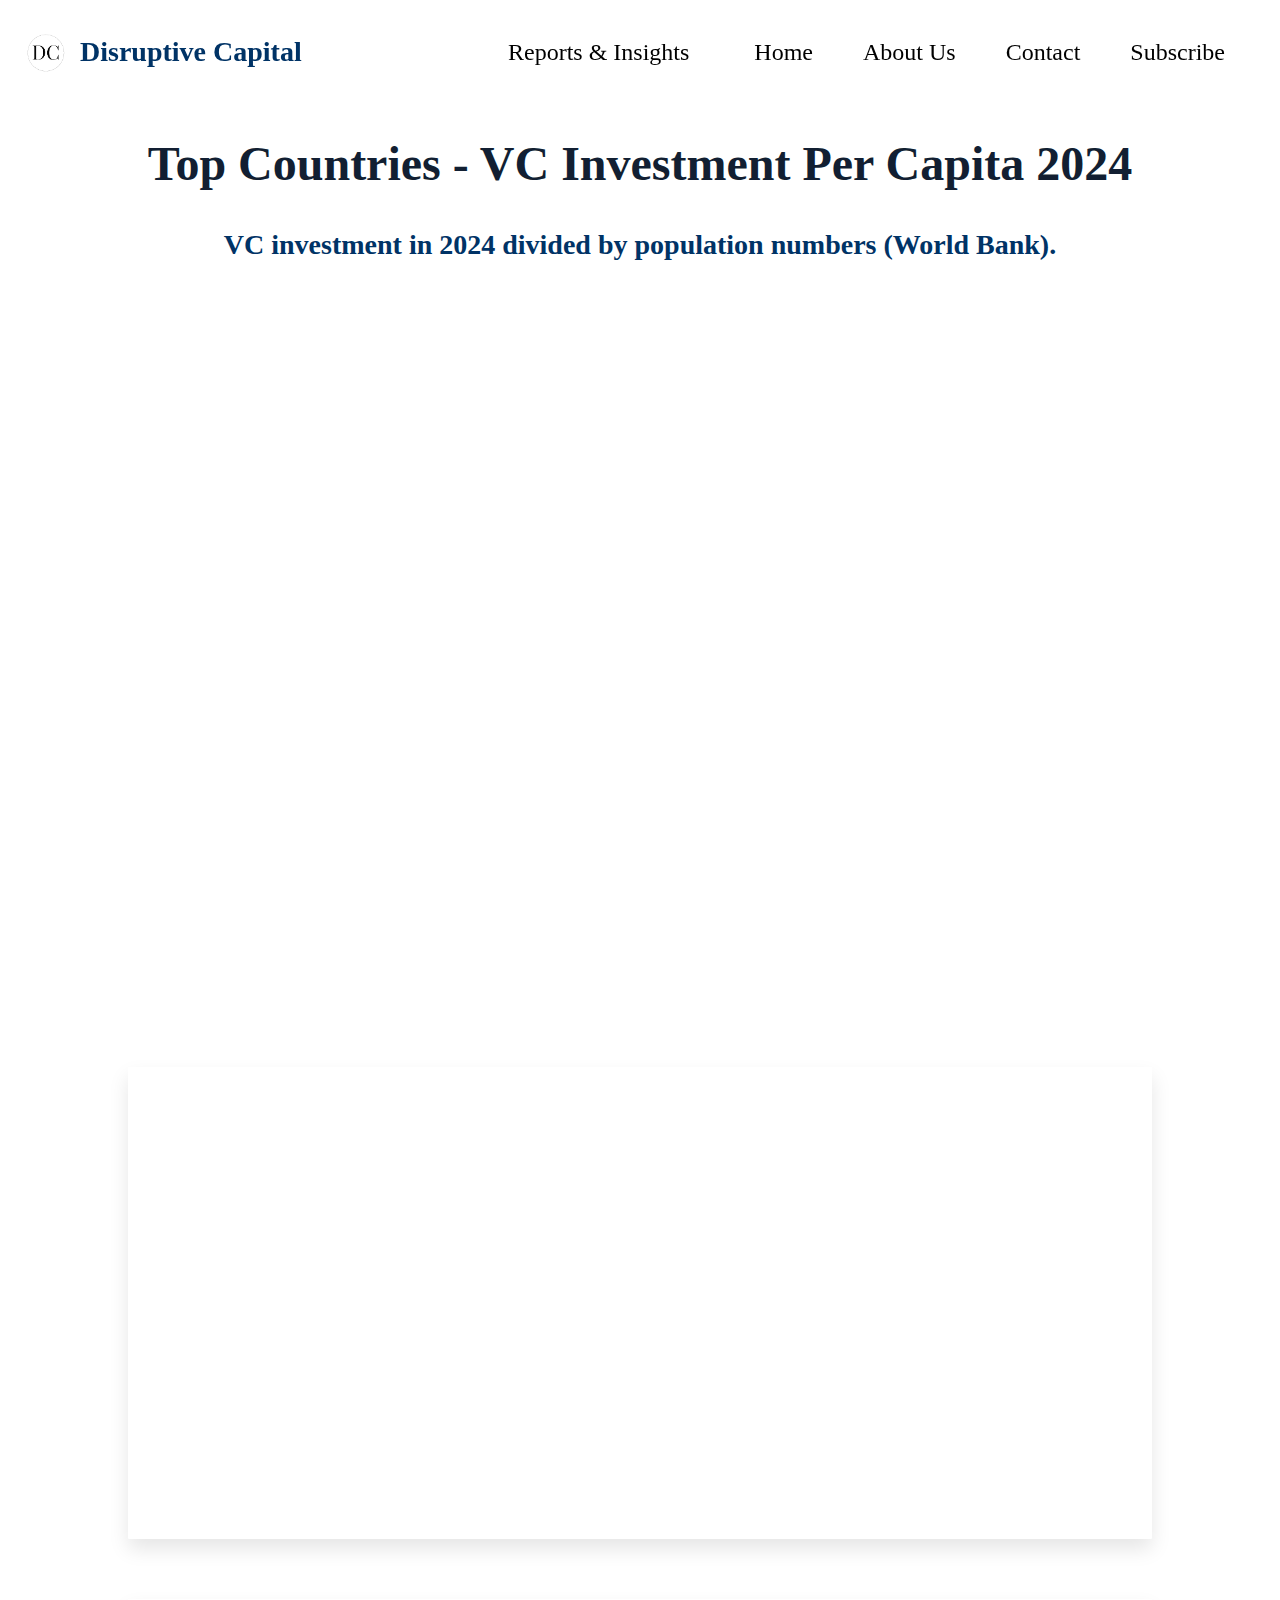
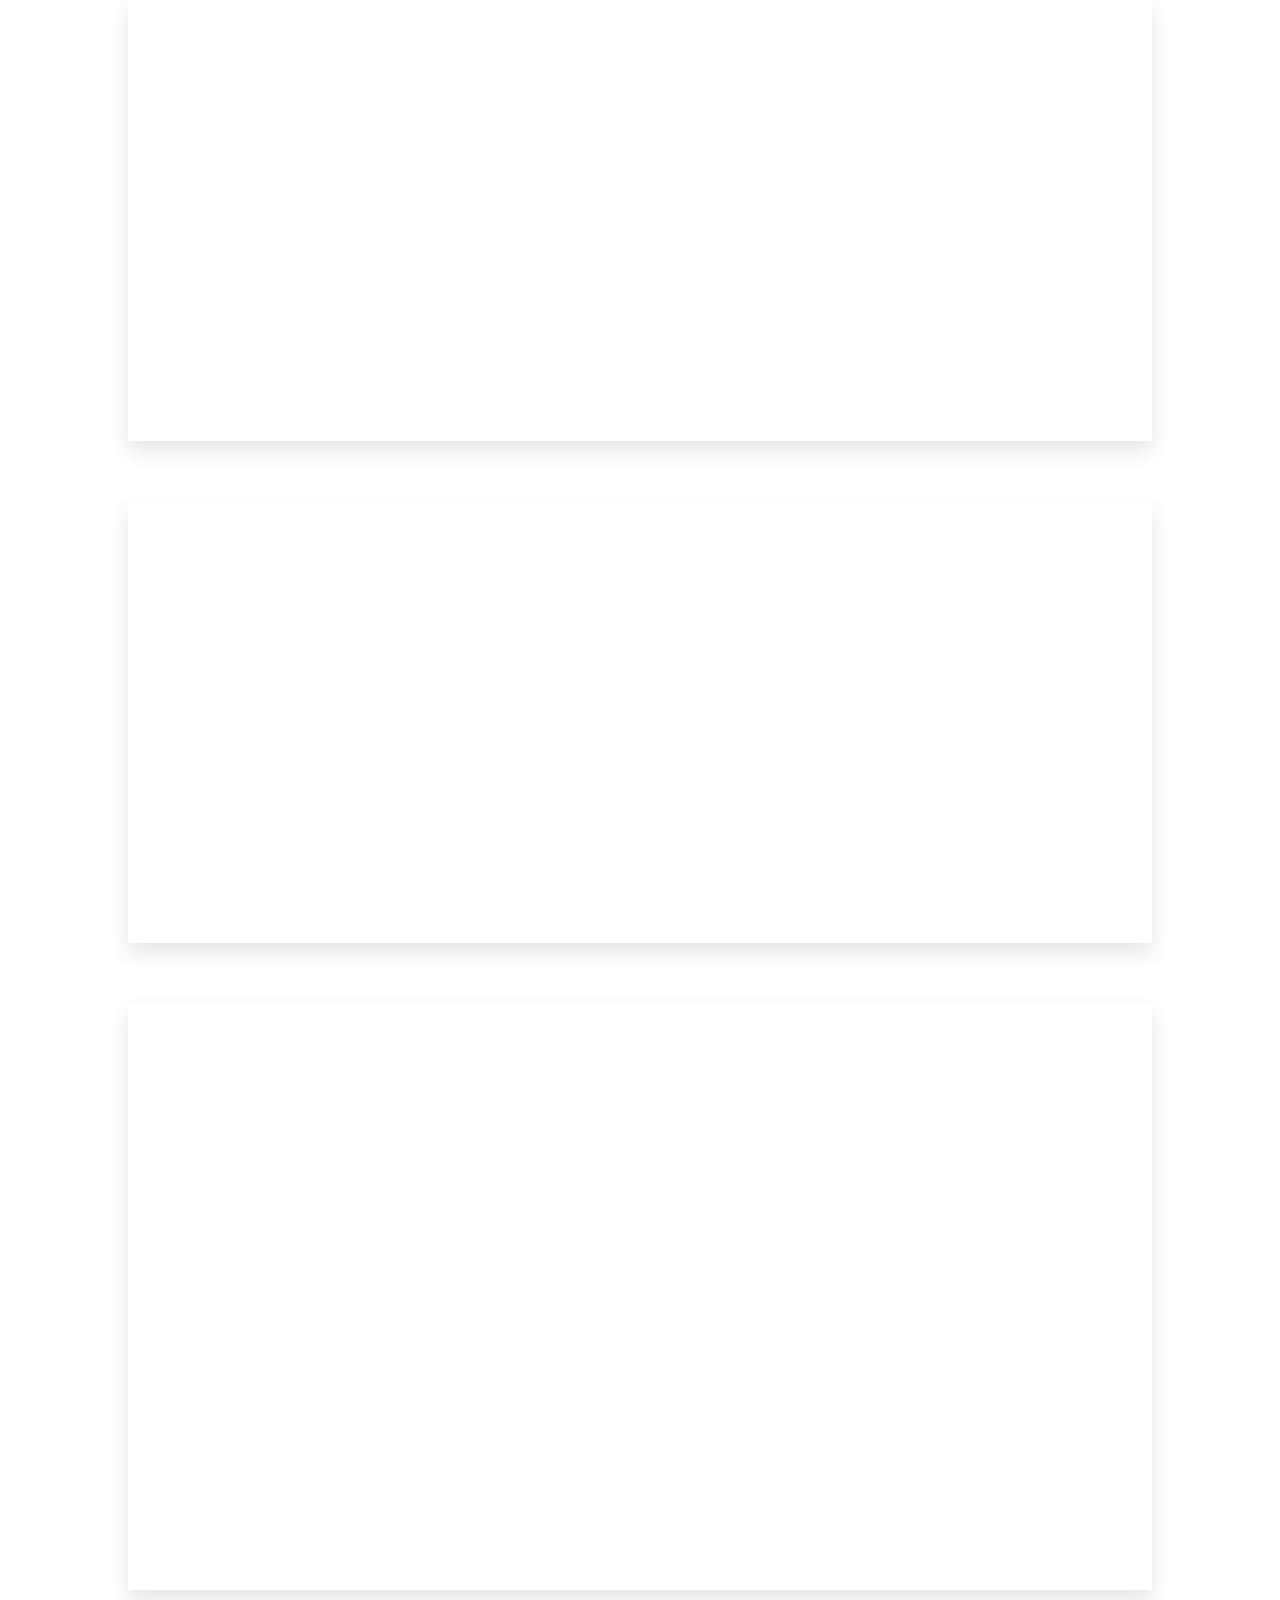
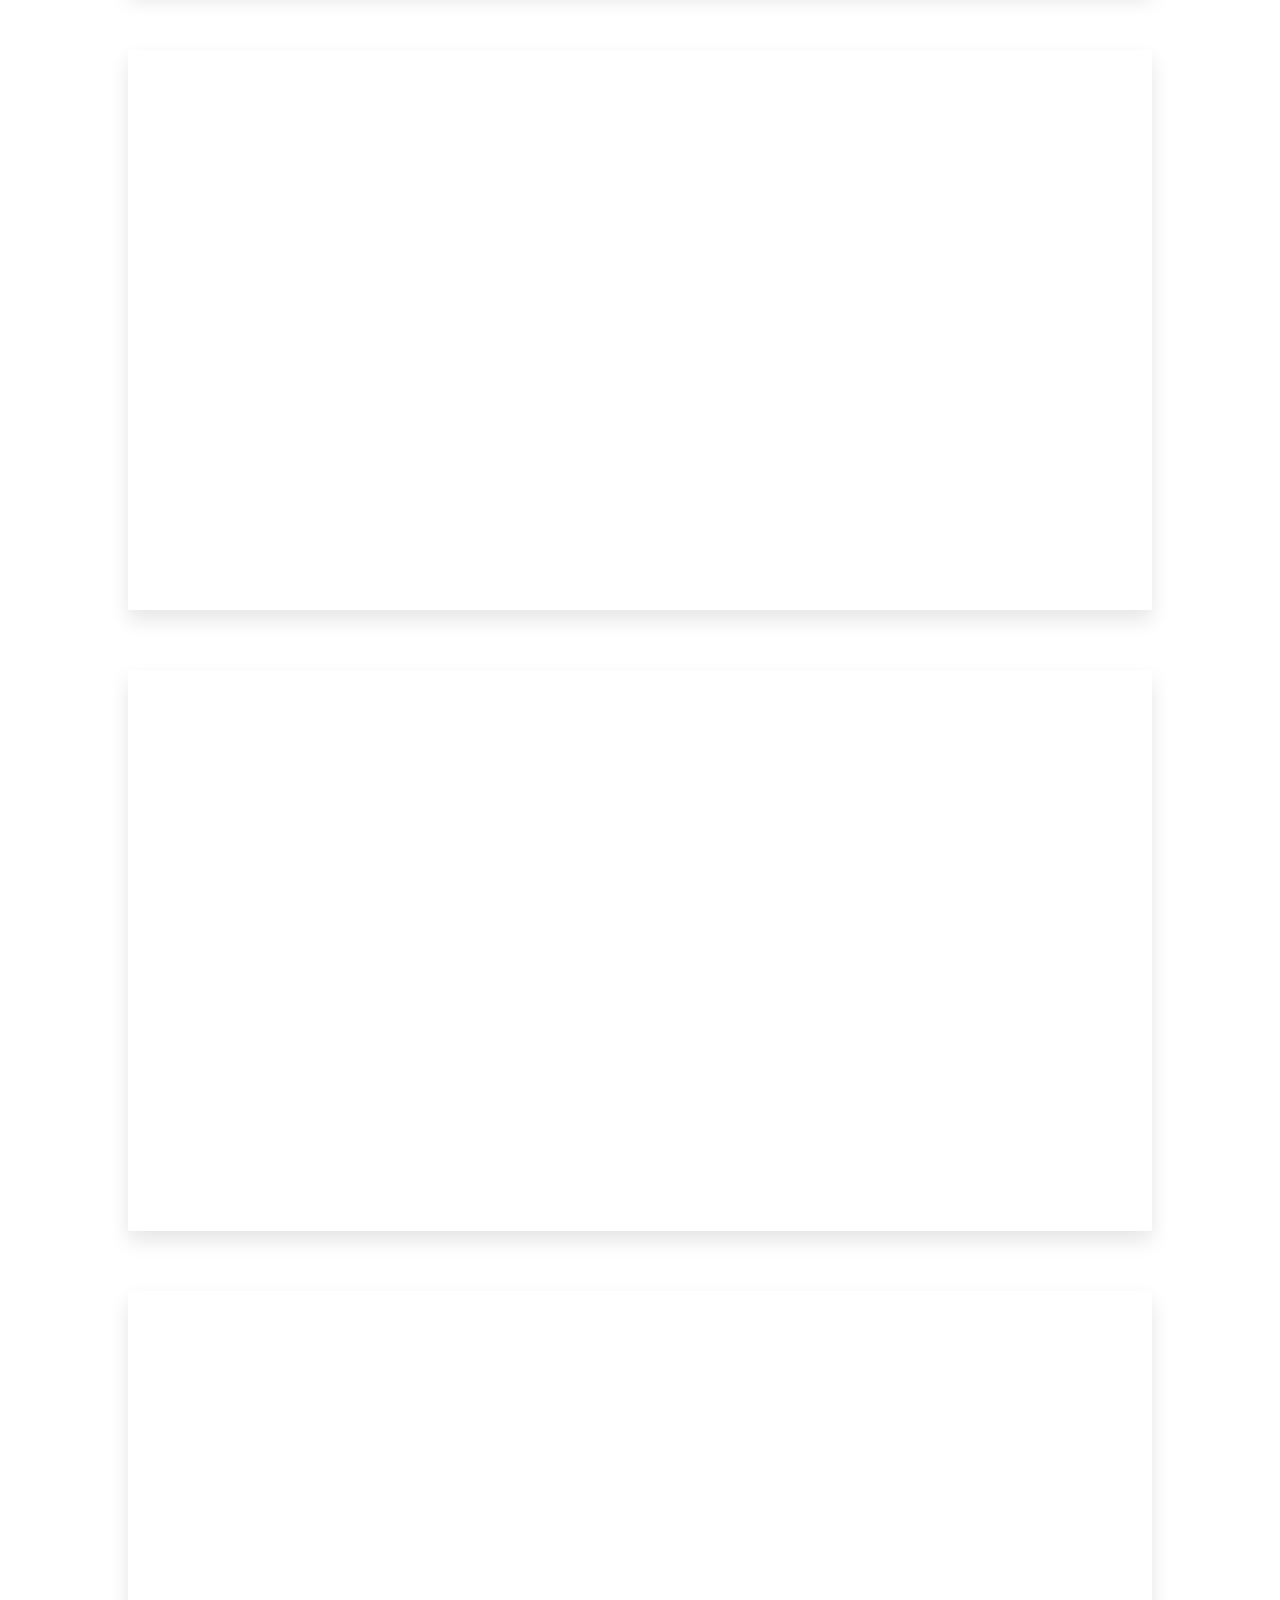
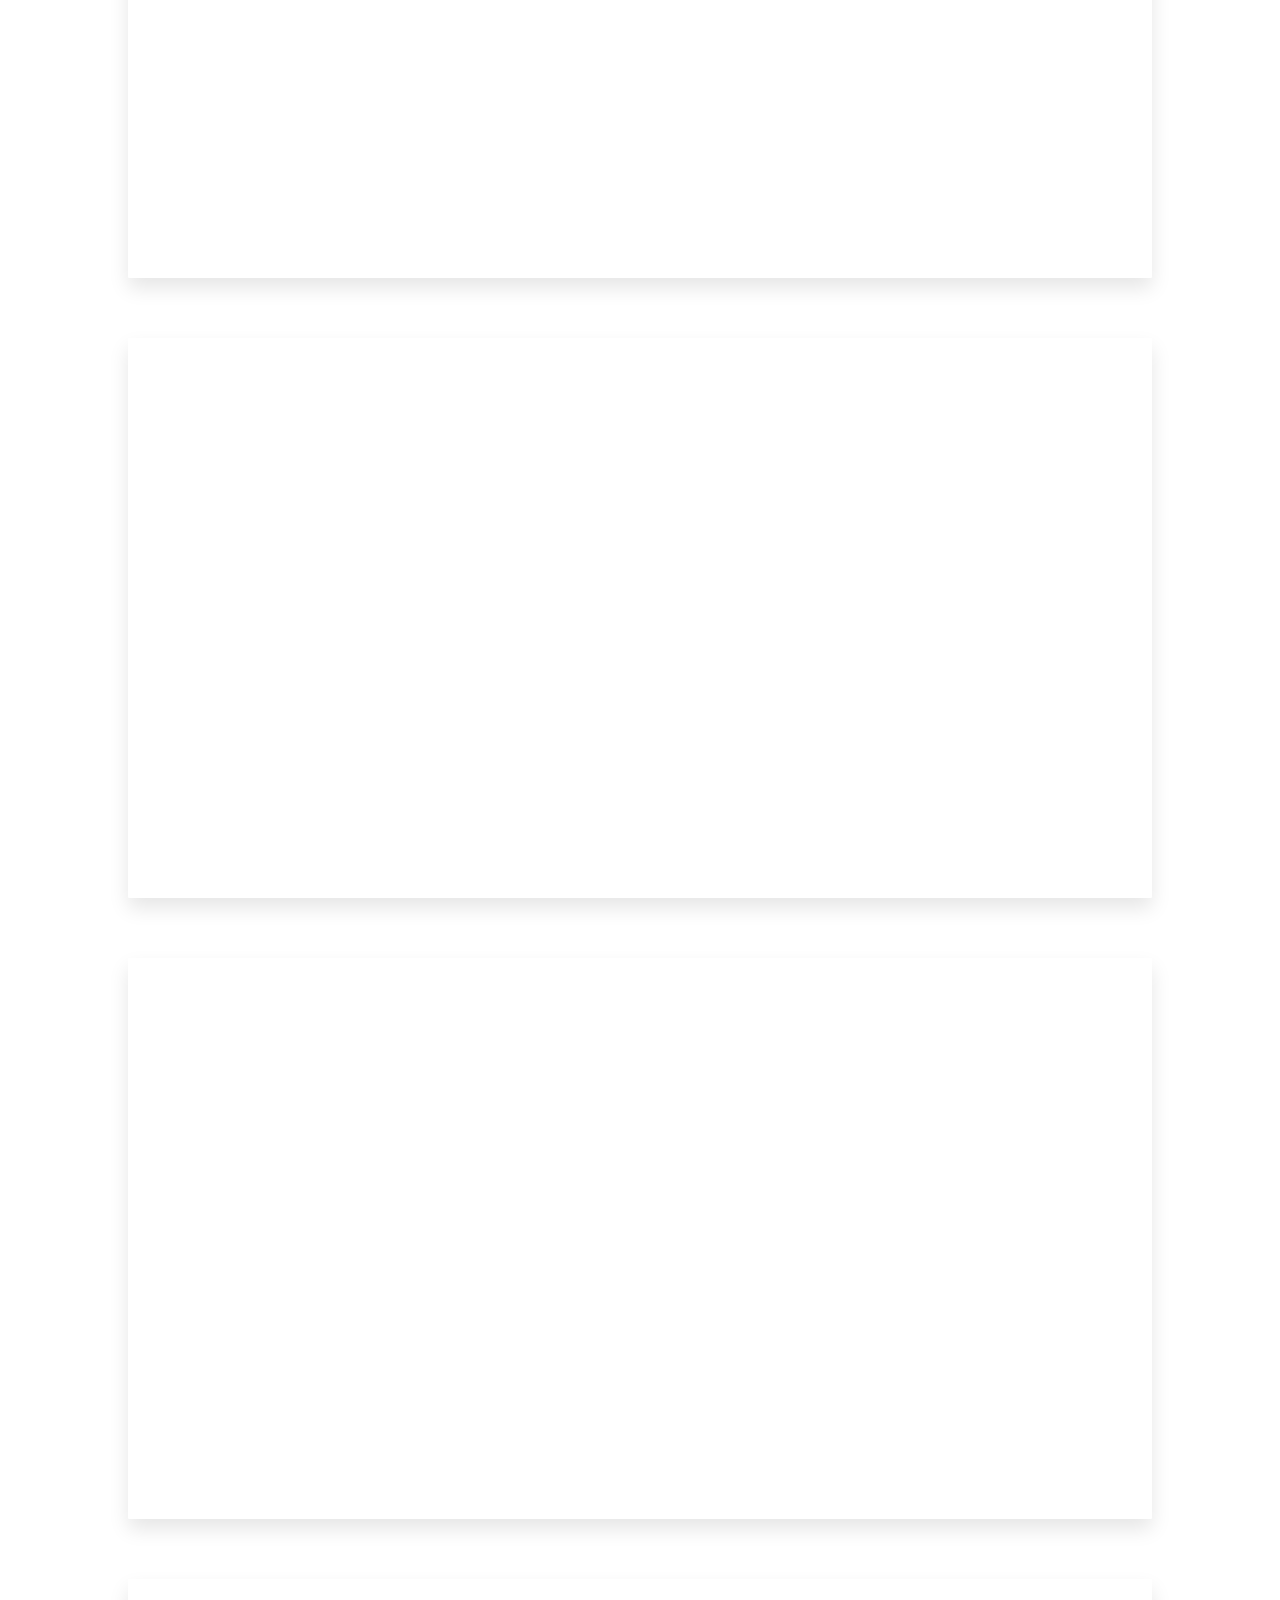
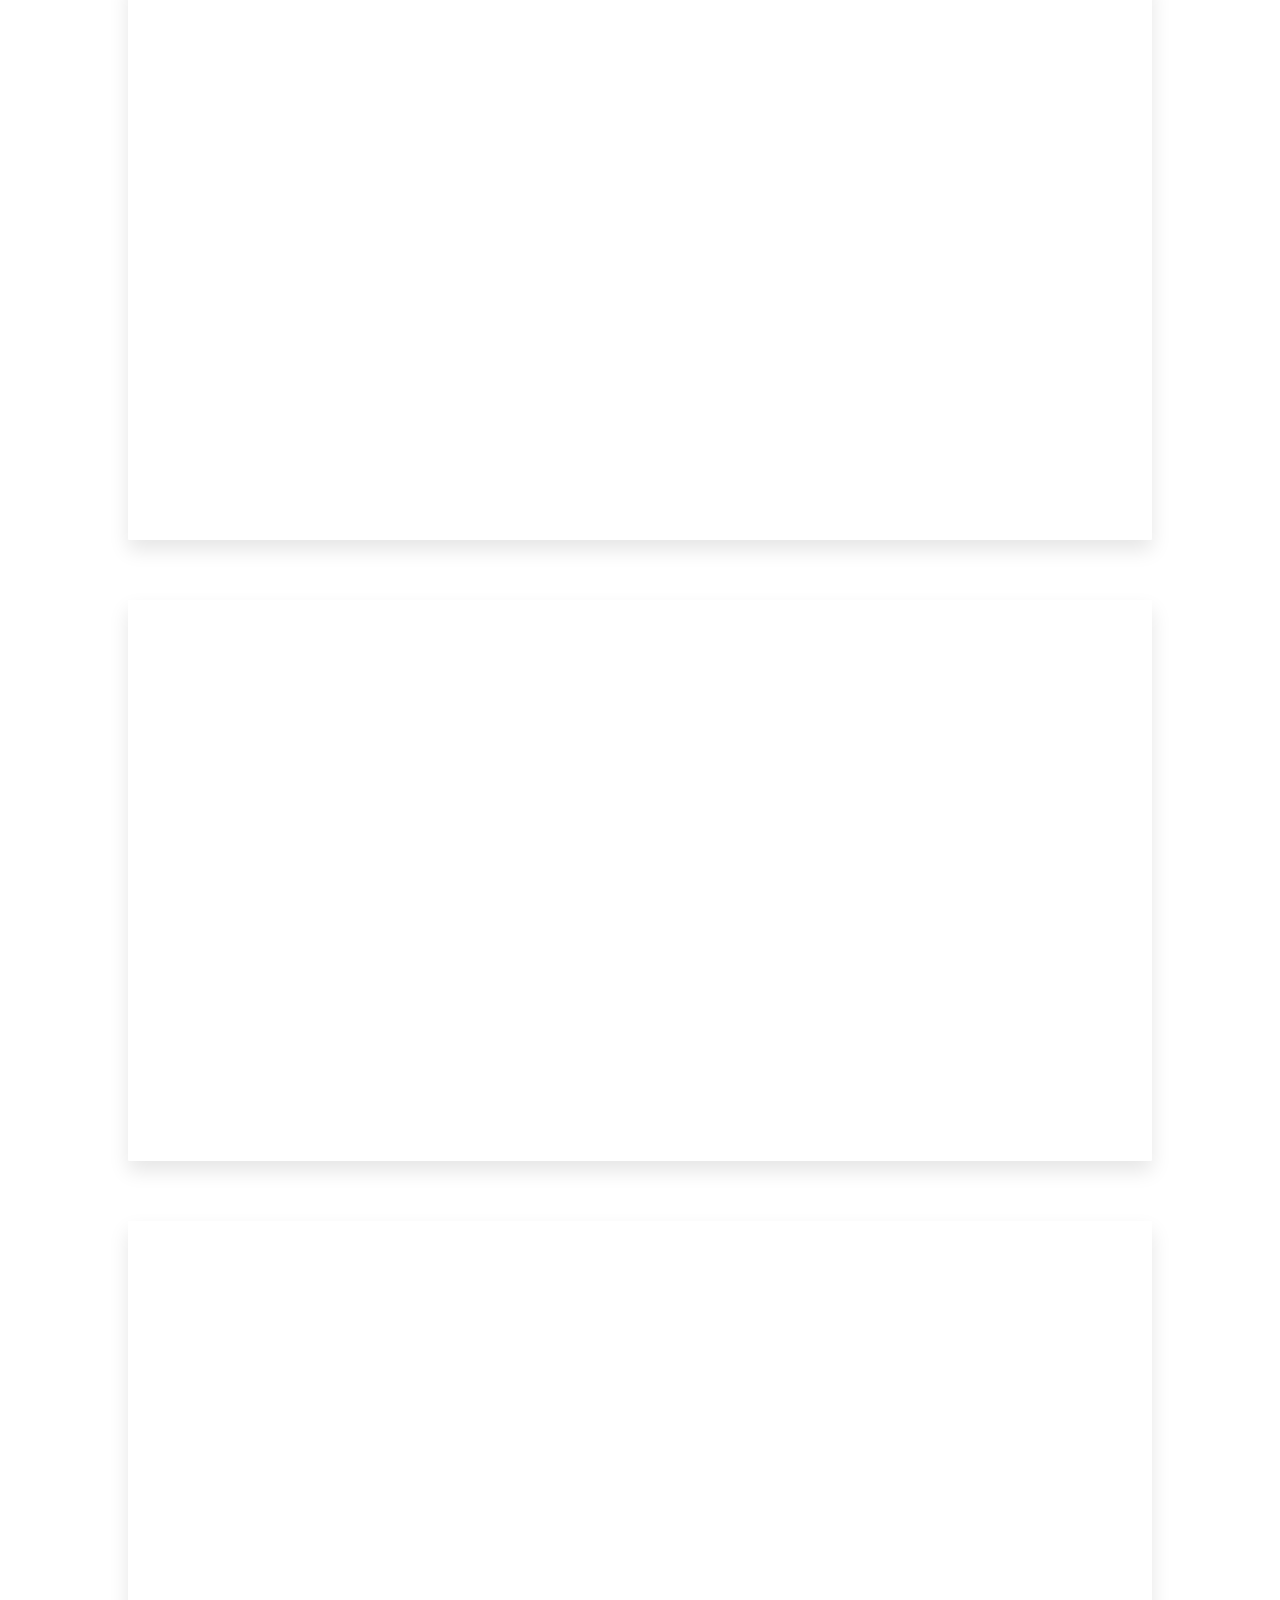
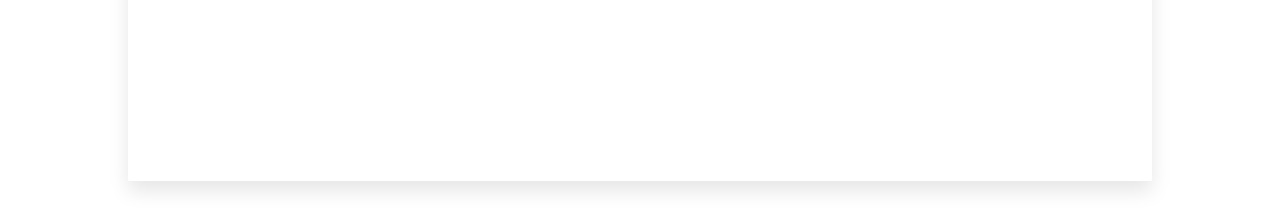
<file: heatmap.html>
<!DOCTYPE html>
<html lang="en">
<head>
    <meta charset="UTF-8">
    <meta name="viewport" content="width=device-width, initial-scale=1.0">
    <title>Global VC Landscape</title>
    <script src="https://d3js.org/d3.v7.min.js"></script>
    <link href="https://fonts.googleapis.com/css2?family=Roboto:wght@400;700&display=swap" rel="stylesheet">
    <title>Disruptive Capital</title>
    <link rel="stylesheet" href="styles.css">
</head>
   
   <style>
        /* General Styles */
        body {
        margin: 0;
        font-family: 'Times New Roman';
        background-color: #ffffff; /* Light gray for a professional backdrop */
        color: #1d1d1f; /* Subtle dark gray for text */
        overflow-x: hidden;
        line-height: 1.6; /* Improve readability */
    }

    /* Heading 1 Styles */
    h1 {
        font-size: 3.5rem; /* Large and bold for emphasis */
        font-weight: 700;
        color: #002147; /* McKinsey-style deep navy */
        text-align: center;
        margin: 40px 0;
        letter-spacing: -0.02em; /* Slightly tighten the spacing */
        line-height: 1.2;
    }

    /* Heading 2 Styles */
    h2 {
        font-size: 3rem; /* Secondary importance */
        font-weight: 400px; /* Lighter for contrast */
        color: #121F32; /* Slightly lighter navy for visual hierarchy */
        text-align: center;
        margin: 20px 0;
        letter-spacing: 0; /* Balanced default spacing */
    }

    /* Heading 3 Styles */
    h3 {
        font-size: 1.75rem;
        font-weight: 500;
        color: #121F32; /* Even lighter navy */
        margin: 20px 0;
        text-align: center;
    }

    h4 {
        font-size: 1.75rem;
        font-weight: 200px;
        color: #003366; /* Even lighter navy */
        margin: 20px 0;
        text-align: center;
    }

    /* Paragraph Styles */
    p {
        font-size: 1.125rem; /* Slightly larger than default for legibility */
        font-weight: 300; /* Light and airy */
        color: #333333; /* Neutral gray for body text */
        max-width: 800px; /* Limit width for readability */
        margin: 20px auto; /* Center paragraphs */
        text-align: justify; /* Professional alignment */
    }

    /* Highlighted Text */
    .highlight {
        font-weight: 600;
        color: #000000; /* Accent blue for key text */
    }

        /* Map Styles */
        .map-container {
            width: 100%;
            max-width: 1200px;
            height: 80vh;
            margin: 20px auto;
        }

        svg {
            width: 100%;
            height: 100%;
        }

        .country {
            fill: #d3d3d3;
            stroke: #000000;
            stroke-width: 0.5px;
            transition: fill 0.3s;
        }

        .country[data-included="true"] {
            fill: #121F32;
        }
        
        .country.highlighted {
            fill: #1c3669; /* Highlighted color for clicked country */
            animation: pulse 1.5s infinite;
        }

        /* Tooltip */
        .tooltip {
            position: absolute;
            background: rgb(255, 255, 255);
            padding: 10px;
            border-radius: 0px;
            box-shadow: 0;
            visibility: hidden;
            opacity: 0;
            transition: opacity 0s;
        }

        @keyframes pulse {
            0%, 100% {
                opacity: 1;
            }
            50% {
                opacity: 0.7;
            }
        }

        /* Animation for Sections */
        section {
            opacity: 0;
            transform: translateY(50px);
            transition: all 1s ease-out;
            margin: 40px 0;
        }

        section.active {
            opacity: 1;
            transform: translateY(0);
        }

        /* Section Styles */
        .country-section {
            background: #ffffff;
            padding: 20px;
            border-radius: 8px;
            box-shadow: 0 4px 8px rgba(0, 0, 0, 0);
            line-height: 1.6;
            margin: 20px;
        }

        .country-section h2 {
            font-size: 1.5rem;
            color: #121F32;
            margin-bottom: 10px;
        }

        .country-section p span {
            font-weight: bold;
            color: #121F32;
        }

        .country-section p strong {
            color: #121F32;
        }


    </style>
</head>
<body>

    <header class="header">
        <div class="logo">
            <img src="./images/dclogo.png" alt="Disruptive Capital Logo">
            <h4>Disruptive Capital</h4>
        </div>
        
        <!-- Hamburger Menu Icon (Visible on Mobile Only) -->
        <div class="container menu-icon" id="menu-icon" onclick="toggleMenu(this)">
            <div class="bar1"></div>
            <div class="bar2"></div>
            <div class="bar3"></div>
        </div>
        
        <!-- Navigation Menu -->
        <nav class="nav" id="nav-menu">
            <div class="dropdown-container">
                <a href="./reports/index.html" class="dropdown">Reports & Insights</a>
                <div class="dropdown-menu">
                    <a href="./risingstars.html">Emerging Markets</a>
                    <a href="./heatmap.html">Established Markets</a>
                    <a href="./reports/index.html">Access All</a>
                </div>
            </div>
            <a href="./index.html">Home</a>
            <a href="./about/index.html">About Us</a>
            <a href="./contact/index.html">Contact</a>
            <a href="./premium/index.html">Subscribe</a>
        </nav>
    </header>

    <!-- Heatmap Section -->
    <h2>Top Countries - VC Investment Per Capita 2024</h2>
    <h4>VC investment in 2024 divided by population numbers (World Bank).</h4>
    <div class="map-container">
        <svg id="world-map"></svg>
        <div class="tooltip" id="tooltip"></div>
    </div>

    <!-- Animated Sections -->
    <div class="container">
        <section class="country-section" id="usa">
            <h2>United States</h2>
            <p><span>Total VC Investment (2023):</span> <strong>$153.1 billion</strong></p>
            <p><span>Main Sectors:</span> Technology, healthcare, fintech, and AI.  In recent years, AI alone saw over $25 billion in funding.
            </p>
            <p><span>Growth:</span> The U.S. maintains a mature VC ecosystem supported by successful exits such as IPOs and acquisitions, particularly in Silicon Valley. VC funding has grown steadily by 10–15% annually, even amid economic challenges.
            </p>
        </div>
        </section>

        <div class="container">
        <section class="country-section" id="china">
            <h2>China</h2>
            <p><span>Total VC Investment (2023):</span> <strong>$54.7 billion</strong></p>
            <p><span>Main Sectors:</span> E-commerce, green energy, and AI, with electric vehicle startups receiving $5 billion in funding.
            </p>
            <p><span>Growth:</span> Despite economic slowdowns, China remains a major player, with robust government support for innovation and technology startups. The rise of domestic unicorns has further strengthened its ecosystem.
            </p>

        </div>
        </section>

        <div class="container">
        <section class="country-section" id="india">
            <h2>India</h2>
            <p><span>Total VC Investment (2023):</span> <strong>$11.5 billion</strong></p>
            <p><span>Main Sectors:</span>Fintech, e-commerce, and edtech. Fintech companies like Razorpay saw investments exceeding $1 billion.
            </p>
            <p><span>Growth:</span>  India’s VC activity has doubled since 2018, fueled by its burgeoning digital economy and rising middle class. Its large youth population and internet penetration have made it a hotspot for investors.
            </p>
        </div>
        </section>

        <div class="container">
        <section class="country-section" id="uk">
            <h2>United Kingdom</h2>
            <div class="content">
                <p><span>Total VC Investment (2023):</span> <strong>$19.7 billion</strong></p>
                <p><span>Main Sectors:</span>  Fintech, health tech, and AI, with fintech accounting for 40% of investments.
                </p>
                <p><span>Growth:</span> Over the last five years, London has established itself as Europe’s financial tech hub, with annual growth rates in VC investments reaching 12%. Government tax incentives and Brexit-driven shifts have also spurred innovation.
                </p>
            </div>
        </div>
        </section>
        
        <div class="container">
        <section class="country-section" id="france">
            <h2>France</h2>
            <div class="content">
                <p><span>Total VC Investment (2023):</span> <strong>$9.4 billion</strong></p>
                <p><span>Main Sectors:</span> AI, SaaS, and green energy.  Paris startups alone raised $4 billion in 2023.
                </p>
                <p><span>Growth:</span>  French government initiatives like "La French Tech" and tax breaks for R&D have significantly boosted VC activity, with yearly funding increasing by over 20% since 2018.
                </p>
            </div>
            </div>
        </section>
        
        <div class="container">
        <section class="country-section" id="korea">
            <h2>South Korea</h2>
            <div class="content">
                <p><span>Total VC Investment (2023):</span> <strong>$8.9 billion</strong></p>
                <p><span>Main Sectors:</span> Electronics, gaming, and AI.</p>
                <p><span>Growth:</span> Government initiatives, including startup subsidies, have led to consistent VC growth of around 10% annually, focusing on tech and content creation.
                    </p>
                    </div>
            </div>
        </section>
        
        <div class="container">
        <section class="country-section" id="germany">
            <h2>Germany</h2>
            <div class="content">
                <p><span>Total VC Investment (2023):</span> <strong>$8 billion</strong></p>
                <p><span>Main Sectors:</span> Automotive innovation, deep tech, and green energy, with Berlin leading in software solutions and mobility startups.
                </p>
                <p><span>Growth:</span>  Germany’s emphasis on sustainability and advanced manufacturing has led to consistent VC growth of 10–15% per year since 2019.
                </p>
                </div>
            </div>
        </section>
        
        <div class="container">
        <section class="country-section" id="canada">
            <h2>Canada</h2>
            <div class="content">
                <p><span>Total VC Investment (2023):</span> <strong>$6.7 billion</strong></p>
                <p><span>Main Sectors:</span> AI, clean energy, and digital health</p>
                <p><span>Growth:</span> Canada’s tech hubs, particularly in the Toronto-Waterloo Corridor, have experienced rapid growth, with VC funding increasing 18% annually over the past three years.
                </p>
            </div>
            </div>
        </section>

        <div class="container">
        
        <section class="country-section" id="singapore">
            <h2>Singapore</h2>
            <div class="content">
                <p><span>Total VC Investment (2023):</span> <strong>$5.8 billion</strong></p>
                <p><span>Main Sectors:</span> Fintech and logistics</p>
                <p><span>Growth:</span>  Singapore’s pro-business policies and strategic location have made it a growing leader in Southeast Asia, with VC activity increasing by 25% since 2020.
                </p>
            </div>
        </div>
        </section>
        

        <div class="container">
        <section class="country-section" id="sweden">
            <h2>Sweden</h2>
            <div class="content">
                <p><span>Total VC Investment (2023):</span> <strong>$5 billion</strong></p>
                <p><span>Main Sectors:</span> Green energy and tech startups.</p>
                <p><span>Growth:</span> Sweden continues to attract VC investments due to its strong focus on sustainability and innovation-driven enterprises.
                </p>
            </div>
            </div>
        </section>
        
        <div class="container">
        <section class="country-section" id="japan">
            <h2>Japan</h2>
            <div class="content">
                <p><span>Total VC Investment (2023):</span> <strong>$4.8 billion</strong></p>
                <p><span>Main Sectors:</span> Robotics, AI, and health tech</p>
                <p><span>Growth:</span> Japan's aging population has driven growth in health tech and robotics, with a focus on innovation in automation and AI.
                </p>
            </div>
            </div>
        </section>
        
        <div class="container">
        <section class="country-section" id="israel">
            <h2>Israel</h2>
            <div class="content">
                <p><span>Total VC Investment (2023):</span> <strong>$4.4 billion</strong></p>
                <p><span>Main Sectors:</span>  Cybersecurity, AI, and health tech, with cybersecurity attracting $1.2 billion.
                </p>
                <p><span>Growth:</span>Known as the "Startup Nation," Israel continues to attract global VC funds due to its strong R&D ecosystem and success stories like Mobileye and Check Point.
                </p>
            </div>
            </div>
        </section>
        
    </div>

    <script>
        // Map Interaction
        const width = document.querySelector(".map-container").offsetWidth;
        const height = document.querySelector(".map-container").offsetHeight;

        const svg = d3.select("#world-map");
        const tooltip = document.getElementById("tooltip");

        const vcData = {
            "Singapore": 507,
            "USA": 449,
            "Israel": 301,
            "Switzerland": 278,
            "United Arab Emirates": 249,
            "Sweden": 207,
            "United Kingdom": 207,
            "Ireland": 172,
            "Norway": 171,
            "Canada": 155,
            "Estonia": 145,
            "Denmark": 142,
            "Netherlands": 130,
            "Hong Kong": 122,
            "Finland": 104,
            "France": 101,
            "Belgium": 90,
            "Australia": 86,
            "Germany": 86,
            "South Korea": 59
        };

        const projection = d3.geoMercator()
            .scale(140)
            .translate([width / 2, height / 2]);

        const path = d3.geoPath().projection(projection);

        d3.json("https://raw.githubusercontent.com/holtzy/D3-graph-gallery/master/DATA/world.geojson")
            .then((geojson) => {
                svg.selectAll(".country")
                    .data(geojson.features)
                    .enter()
                    .append("path")
                    .attr("d", path)
                    .attr("class", "country")
                    .attr("data-included", (d) => vcData[d.properties.name] ? "true" : "false") // Mark VC data countries
                    .attr("fill", (d) => vcData[d.properties.name] ? "#007bff" : "#d3d3d3") // Blue for VC data
                    .on("mouseover", function (event, d) {
                        const countryName = d.properties.name;
                        const vcValue = vcData[countryName] || "No data";

                        tooltip.style.visibility = "visible";
                        tooltip.style.opacity = 1;
                        tooltip.style.left = `${event.pageX + 10}px`;
                        tooltip.style.top = `${event.pageY - 20}px`;
                        tooltip.innerHTML = `<strong>${countryName}</strong><br>VC Investment: $${vcValue}`;
                    })
                    .on("mouseout", () => {
                        tooltip.style.visibility = "hidden";
                        tooltip.style.opacity = 0;
                    })
                    .on("click", function () {
                        const isHighlighted = d3.select(this).classed("highlighted");

                        // Remove highlight from all countries
                        svg.selectAll(".country").classed("highlighted", false);

                        // Toggle the animation
                        if (!isHighlighted) {
                            d3.select(this).classed("highlighted", true);
                        }
                    });
            })
            .catch((error) => console.error("Error loading GeoJSON data:", error));

        // Scroll Animation
        document.addEventListener("scroll", () => {
            const sections = document.querySelectorAll("section");
            sections.forEach((section) => {
                const sectionTop = section.getBoundingClientRect().top;
                const triggerPoint = window.innerHeight - section.offsetHeight / 4;

                if (sectionTop < triggerPoint) {
                    section.classList.add("active");
                }
            });
        });
    </script>
</body>
</html>
</file>
<file: styles.css>
/* General Reset */
* {
    margin: 0;
    padding: 0;
    box-sizing: border-box;
    scroll-behavior: smooth;
}

body {
    font-family: "Times New Roman";
    color: #000000;
    background-color: #ffffff;
    line-height: 1.6;
}

/* Header */
.header {
    display: flex;
    justify-content: space-between;
    align-items: center;
    padding: 20px 30px;
    border-bottom: 1px solid rgba(255, 255, 255, 0.2); /* Subtle border for visibility */
    position: sticky;
    top: 0;
    background: #ffffff; /* Transparent black background */
    z-index: 10;
    box-shadow: 0 2px 4px rgba(196, 196, 196, 0); /* Optional: shadow for readability */
    transition: background-color 0.3s ease;
}

.header:hover {
    background: #ffffff; /* Slightly darker on hover for readability */
    color: white;
}
.logo {
    display: flex;
    align-items: center;
    font-size: 1.5rem;
    font-weight: bold;  
    color: rgb(0, 0, 0);
}

.logo img {
    width: 50px; /* Adjust this value to set the width */
    height: auto; /* Maintain aspect ratio */
    display: block; /* Ensures proper layout */
  }
  

.logo img.logo {
    height: 5px; /* Adjust height as needed */
    margin-right: 10px; /* Add spacing between the image and the text */
}

.logo:hover {
    color:#121F32;
}

.logo {
    display: flex; /* Aligns logo and text */
    align-items: center; /* Vertically aligns items */
    gap: 10px; /* Adds spacing between logo and text */
  }
  

.nav a {
    flex-direction: column; /* Stack links vertically */
    right: 20px; 
    margin: 10px 15px;
    flex-wrap: wrap;
    text-decoration: none;
    color: #000000;
    font-size: .5rem;
    font-weight: 200px;
    position: relative; /* Needed for pseudo-element positioning */
    display: inline-block;
    transition: color 0.3s ease; /* Smooth color change on hover */
}

.nav a::after {
    content: '';
    position: absolute;
    left: 0;
    bottom: -3px; /* Adjust as needed for spacing from the text */
    width: 0;
    height: 2px; /* Thickness of the underline */
    background-color: #000000; /* Color of the underline */
    transition: width 0.3s ease-in-out; /* Smooth animation for the underline */
}

.nav a:hover {
    color: #000000; /* Optional: Change text color on hover */
    text-decoration: none;
}

.nav a:hover::after {
    width: 100%; /* Expand underline to full width on hover */
}

/* Dropdown container to ensure proper alignment */
.dropdown-container {
    position: relative; /* Keep this for dropdown positioning */
    margin: 0 15px; /* Matches spacing with other nav items */
    display: inline-block; /* Aligns properly with other links */
}


/* Dropdown menu styling */
.dropdown-menu {
    display: none;
    position: absolute;
    top: 100%; /* Directly below the "Reports & Insights" button */
    background-color: #fff;
    border: 1px solid #ddd;
    box-shadow: 0 2px 5px rgba(0, 0, 0, 0.1);
    z-index: 1000;
    min-width: 150px;
    padding: 10px;
}

.dropdown-menu a {
    display: block;
    padding: 8px;
    color: #333;
    white-space: nowrap;
}

.dropdown-menu a:hover {
    background-color: #f0f0f0;
    color: #121F32;
}

/* Show the dropdown menu on hover */
.dropdown:hover + .dropdown-menu,
.dropdown-container:hover .dropdown-menu {
    display: block;
}

/* Mobile responsiveness */
@media screen and (max-width: 768px) {
    .nav {
        flex-direction: column; /* Stack links vertically */
        gap: 10px;
    }

    .dropdown-menu {
        position: static; /* Allow the dropdown to flow naturally in mobile */
        display: none; /* Keeps hidden until clicked */
        width: 100%; /* Take full width of the screen */
    }

    .dropdown-container:hover .dropdown-menu,
    .dropdown-container:focus-within .dropdown-menu {
        display: block; /* Show on hover or focus */
    }
}


.cta-button {
    padding: 10px 25px;
    background: #8d1cd7;
    color: #fff;
    border: none;
    border-radius: 20px;
    font-size: 1rem;
    cursor: pointer;
    transition: background 0.3s ease, transform 0.3s ease;
}

.cta-button:hover {
    background: #7612ce;
    transform: scale(1.05);
}

/* Hero Section */
/* Hero Section with Background Images */
.hero {
    position: relative;
    display: flex;
    align-items: center;
    justify-content: space-between;
    padding: 350px 40px; /* Adjust padding as needed */
    height: 70vh; /* Quarter-height of the viewport */
    overflow: hidden;
    background: url("images/imgOne.jpg") center/cover no-repeat; /* Default background image */
    animation: fadeBackground 15s infinite;
    box-sizing: border-box; /* Rotating background animation */
}

@keyframes fadeBackground {
    10% {
        background-image: url("images/imgOne.jpg");
    }
    25% {
        background-image: url("images/img2.jpg");
    }
    50% {
        background-image: url("images/imgThree.jpg");
    }
    75% {
        background-image: url("images/imgFour.jpg");
    }
}

.hero-content {
    z-index: 1; /* Ensure content is above the background */
    color: #ffffff; /* Ensure text is readable */
    flex: 1; /* Allow content to take up the left side */
    padding-right: 20px; /* Adjust spacing from right edge */
}

.hero-content h1,
.hero-content p {
    margin-bottom: 20px;
}

.cta-button {
    padding: 10px 25px;
    background: #8d1cd7;
    color: #061c8d;
    border: none;
    border-radius: 20px;
    font-size: 1rem;
    cursor: pointer;
    transition: background 0.3s ease, transform 0.3s ease;
}

.cta-button:hover {
    background: #ffffff;
    transform: scale(1.05);
}


.hero-content h1 {
    font-size: 3rem;
    font-weight: 200px;
    margin-bottom: 20px;
    opacity: 1;
    color:#ffffff;
    transform: translateY(50px);
    animation: fadeInUp 1s forwards ease-in-out;
}

.hero-content p {
    font-size: 1.2rem;
    margin-bottom: 100px;
    opacity: 1;
    transform: translateY(50px);
    animation: fadeInUp 1.5s forwards ease-in-out;
}

.hero-image img {
    max-width: 10%;
    border-radius: 10px;
    box-shadow: 0 5px 15px rgba(0, 0, 0, 0.2);
    opacity: 0;
    transform: scale(0.9);
    animation: fadeIn 2s forwards ease-in-out;
}

/* Featured Reports */
.featured-reports {
    padding: 80px 40px;
    text-align: center;
    background: #ffffff;
    border-top: 1px solid #e5e5e5;
}

.featured-reports h2 {
    font-size: 2.5rem;
    margin-bottom: 40px;
    animation: fadeInUp 1s ease-in-out;
}

/* Floating Animation */
@keyframes float {
    0% {
        transform: translateY(0px);
    }
    50% {
        transform: translateY(5px);
    }
    100% {
        transform: translateY(0px);
    }
}

/* Apply floating animation to report cards */
.featured-reports .report-card {
    animation: float 4s infinite ease-in-out;
    background-color: #f9f9f9;
    border-radius: 10px;
    box-shadow: 0 4px 10px rgba(0, 0, 0, 0.1);
    padding: 15px;
    text-align: center;
    transition: transform 3s ease;
}

.featured-reports .report-card:hover {
    transform: translateY(-5px); /* Small lift on hover for additional effect */
    box-shadow: 0 8px 15px rgba(0, 0, 0, 0.2); /* Enhanced shadow on hover */
}

.report-grid {
    display: grid;
    grid-template-columns: repeat(3, 1fr); /* 3 columns */
    gap: 10px; /* Space between items */
    justify-items: stretch; /* Ensure items stretch to fill columns */
    align-items: stretch; /* Ensure items stretch to fill rows */
    grid-auto-flow: dense;
  }
  
  .report-card {
    background: #fff;
    border: 1px solid #e5e5e5;
    border-radius: 8px;
    overflow: hidden;
    text-align: center;
    box-shadow: 0 2px 5px rgba(0, 0, 0, 0.1);
    height: 100%; /* Make all cards the same height */
    width: 80%;
    display: flex;
    flex-direction: column;
    justify-content: space-between; /* Space out content inside the card */
  }
  

.report-card:hover {
    transform: translateY(-10px); /* Adds a lift effect */
    box-shadow: 0 8px 20px rgba(0, 0, 0, 0.2);
}

.report-card img {
    width: 100%; /* Full width */
    height: 200px; /* Fixed height for images */
    object-fit: cover; /* Maintains aspect ratio */
    border-bottom: 1px solid #e5e5e5;
}

.report-card h3 {
    font-size: 1.2rem;
    font-weight: 600;
    margin: 15px;
}

.report-card p {
    font-size: 0.9rem;
    color: #3c3c3c;
    margin: 0 15px 15px 15px;
}

.report-button {
    display: inline-block;
    margin: 10px 15px;
    padding: 10px 15px;
    font-size: 1rem;
    font-weight: bold;
    text-decoration: none;
    color: rgb(255, 255, 255);
    background-color: #000000;
    border-radius: none;
    transition: background-color 0.3s ease, transform 0.3s ease;
    text-align: center;
}

.report-button:hover {
    background-color: #ffffff;
    transform: translateY(-3px);
}

@media (max-width: 768px) {
    .report-grid {
        grid-template-columns: repeat(2, 1fr); /* 2 columns */
        grid-template-rows: auto; /* Adjusts rows dynamically */
    }
}

@media (max-width: 480px) {
    .report-grid {
        grid-template-columns: 1fr; /* Single column for small screens */
        grid-template-rows: auto;
    }
}


/* Contact Hero Section */
.contact-hero {
    text-align: center;
    padding: 100px 20px;
    background: linear-gradient(to bottom, #f9f9f9, #ffffff);
}

.contact-hero .headline {
    font-size: 3rem;
    font-weight: 700px;
    color: #000;
}

.contact-hero .subheadline {
    font-size: 1.2rem;
    margin: 20px 0;
    color: #555;
}

.talk-to-us {
    margin-top: 30px;
    padding: 10px 30px;
    font-size: 1rem;
    border-radius: 20px;
    background: #9c0a90;
    color: #fff;
    text-decoration: none;
    transition: background-color 0.3s ease, transform 0.3s ease;
}

.talk-to-us:hover {
    background: #ff00d0;
    transform: scale(1.05);
}

/* Contact Form Section */
.contact-form-section {
    padding: 80px 20px;
    background: #ffffff;
    text-align: center;
}

.contact-form-section h2 {
    font-size: 2.5rem;
    font-weight: 700;
    margin-bottom: 20px;
}

.contact-form-section .section-description {
    font-size: 1rem;
    color: #555;
    margin-bottom: 40px;
}

.contact-form {
    max-width: 500px;
    margin: 0 auto;
    text-align: left;
    display: flex;
    flex-direction: column;
    gap: 20px;
}

.contact-form label {
    font-size: 1rem;
    font-weight: 600;
    color: #333;
}

.contact-form input,
.contact-form textarea {
    padding: 15px;
    font-size: 1rem;
    border: 1px solid #ddd;
    border-radius: 5px;
    width: 100%;
    box-sizing: border-box;
    transition: border-color 0.3s ease;
}

.contact-form input:focus,
.contact-form textarea:focus {
    border-color: #000000;
    outline: none;
}

.contact-form button {
    padding: 15px;
    font-size: 1rem;
    border-radius: 0px;
    border: none;
    background: #000000;
    color: #fff;
    cursor: pointer;
    transition: background-color 0.3s ease, transform 0.3s ease;
}

.contact-form button:hover {
    background: #ffffff;
    transform: scale(1.05);
}

/* Direct Connection Section */
.direct-connection {
    padding: 80px 20px;
    background: #f9f9f9;
    text-align: center;
}

.direct-connection h2 {
    font-size: 2rem;
    font-weight: 700;
    margin-bottom: 20px;
}

.direct-connection p {
    font-size: 1.2rem;
    color: #555;
    margin-bottom: 40px;
}

.direct-connection .cta-button {
    padding: 10px 30px;
    font-size: 1rem;
    border-radius: 0px;
    background: #000000;
    color: #fff;
    text-decoration: none;
    transition: background-color 0.3s ease, transform 0.3s ease;
}

.direct-connection .cta-button:hover {
    background: #ffffff;
    transform: scale(1.05);
}

/* Team Profiles Section */
.team-profiles {
    padding: 80px 20px;
    text-align: center;
    background: #ffffff;
}

.team-profiles h2 {
    font-size: 2.5rem;
    font-family: Roboto;
    font-weight: 700px;
    margin-bottom: 20px;
}

.team-profiles .section-description {
    font-size: rem;
    color: #555;
    margin-bottom: 40px;
    max-width: 600px;
    margin-left: auto;
    margin-right: auto;
}

.team-grid {
    display: grid;
    grid-template-columns: repeat(auto-fit, minmax(250px, 1fr));
    gap: 20px;
    justify-items: center;
}

.team-card {
    text-align: center;
    max-width: 500px;
    padding: 20px;
    border: 1px solid #ddd;
    border-radius: 10px;
    box-shadow: 0 4px 10px rgba(0, 0, 0, 0.1);
    background-color: #ffffff;
}

.team-card img {
    width: 300px; /* Ensures image takes up full width of its container */
    height: 300px; /* Maintains aspect ratio */
    max-height: 300px; /* Limits the height to prevent overly tall images */
    border-radius: 100%; /* Makes the image circular */
    object-fit: cover; /* Ensures the image fits nicely without distortion */
    margin-bottom: 15px;
}

/* For responsive design */
@media (max-width: 768px) {
    .team-card img {
        width: 120px; /* Reduce size for smaller screens */
        height: 120px; /* Keep proportions consistent */
    }
}

.team-card h3 {
    font-size: 1.2rem;
    margin-bottom: 5px;
    color: #333;
}

.team-card p {
    font-size: 0.9rem;
    color: #555;
}


/* Quotes Section */
.quotes-section {
    padding: 80px 20px;
    text-align: center;
    background: #f9f9f9;
    position: relative;
}

.quotes-section h2 {
    font-size: 2.5rem;
    font-weight: 700;
    margin-bottom: 40px;
    color: #1d1d1f;
}

.quotes-container {
    max-width: 800px;
    margin: 0 auto;
    position: relative;
    overflow: hidden;
    height: 200px; /* Adjust height based on quote length */
}

.quote {
    font-size: 1.2rem;
    font-style: italic;
    color: #555;
    margin: 0;
    opacity: 0;
    transform: translateY(30px);
    transition: all 0.8s ease-in-out;
    position: absolute;
    width: 100%;
    top: 0;
    left: 0;
    visibility: hidden;
}

.quote.active {
    opacity: 1;
    transform: translateY(0);
    visibility: visible;
}

.quote span {
    display: block;
    margin-top: 20px;
    font-size: 1rem;
    color: #333;
    font-weight: 500;
}

/* Login Section */
.login-section {
    display: flex;
    justify-content: center;
    align-items: center;
    flex-direction: column;
    padding: 100px 20px;
    background: #f9f9f9;
}

.login-container,
.create-account-container {
    background: #fff;
    border-radius: 12px;
    box-shadow: 0 10px 30px rgba(0, 0, 0, 0.1);
    padding: 40px;
    width: 100%;
    max-width: 400px;
    margin-bottom: 40px;
    text-align: center;
    transition: transform 0.3s ease, box-shadow 0.3s ease;
}

.login-container:hover,
.create-account-container:hover {
    transform: translateY(-5px);
    box-shadow: 0 15px 40px rgba(0, 0, 0, 0.15);
}

.login-container h1,
.create-account-container h1 {
    font-size: 2.2rem;
    font-weight: 600;
    margin-bottom: 10px;
    color: #1d1d1f;
}

.login-container p,
.create-account-container p {
    font-size: 1rem;
    color: #555;
    margin-bottom: 30px;
}

.login-form label {
    display: block;
    font-size: 1rem;
    color: #333;
    text-align: left;
    margin-bottom: 8px;
    font-weight: 500;
}

.login-form input {
    width: 100%;
    padding: 12px 15px;
    font-size: 1rem;
    border: 1px solid #ddd;
    border-radius: 8px;
    margin-bottom: 20px;
    transition: border-color 0.3s ease;
}

.login-form input:focus {
    border-color: #b6aeff;
    outline: none;
}

.cta-button {
    width: 30%;
    padding: 15px;
    font-size: 1rem;
    font-weight: 600;
    color: #ffffff;
    background: #000000;
    border: 0px;
    border-color: black;
    outline-style:solid;
    outline-width: .5px;
    border-radius: 0px;
    cursor: pointer;
    transition: background-color 0.3s ease, transform 0.3s ease;
}

.cta-button:hover {
    color: #000000;
    background: #ffffff;
    transform: scale(1.02);
}

.action-link {
    font-size: 0.9rem;
    color: #555;
    margin-top: 20px;
}

.action-link a {
    color: #000000;
    text-decoration: none;
    font-weight: 600;
}

.action-link a:hover {
    text-decoration: underline;
}


.subscribe-section {
    text-align: center;
    padding: 20px;
    background-color: #f9f9f9;
    border-radius: 10px;
    margin: 20px auto;
    max-width: 400px;
    box-shadow: 0 4px 10px rgba(0, 0, 0, 0.1);
}

.subscribe-section h2 {
    margin-bottom: 15px;
    font-size: 1.5rem;
}

#subscribe-form {
    display: flex;
    flex-direction: column;
    gap: 10px;
}

#subscribe-form input,
#subscribe-form button {
    padding: 10px;
    font-size: 1rem;
    border: 1px solid #ccc;
    border-radius: 30px;
}

#subscribe-form button {
    background-color: #121F32;
    color: white;
    border: none;
    cursor: pointer;
    transition: background-color 0.3s ease;
}

#subscribe-form button:hover {
    background-color: #121F32;
}

#response-message {
    margin-top: 15px;
    font-size: 0.9rem;
    color: green;
}


#button for report cards
/* Report Button */
.report-button {
    display: inline-block;
    margin-top: 10px;
    padding: 10px 15px;
    font-size: 1rem;
    font-weight: bold;
    text-decoration: none;
    color: white;
    background-color: #000;
    border-radius: 5px;
    transition: background-color 0.3s ease, transform 0.3s ease;
    text-align: center;
}

.report-button:hover {
    background-color: #333;
    transform: translateY(-3px); /* Slight lift on hover */
}
.archive-button-container {
    text-align: center; /* Center the button */
    margin-top: 30px;
}

.archive-button {
    display: inline-block;
    padding: 15px 30px;
    font-size: 1.2rem;
    font-weight: bold;
    color: #000;
    background: none; /* Transparent background */
    text-decoration: none;
    position: relative; /* Required for pseudo-elements */
    border: none;
    cursor: pointer;
    outline: none;
}

.archive-button::after {
    content: '';
    position: absolute;
    left: 0;
    bottom: 0;
    width: 0;
    height: 2px; /* Thickness of the underline */
    background-color: #121F32;
    transition: width 0.3s ease-in-out; /* Smooth animation */
}

.archive-button:hover::after {
    width: 100%; /* Expand underline to full width on hover */
}

.archive-button:hover {
    color: #121F32; /* Optional: Change text color on hover */
}

/* Search Bar */
.search-container {
    text-align: center;
    margin-bottom: 20px;
    display: flex;
    justify-content: center;
    gap: 10px; /* Space between search and filter */
    flex-wrap: wrap; /* Ensure responsiveness */
}

#reportSearch, #categoryFilter {
    padding: 10px;
    font-size: 1rem;
    border: 1px solid #ddd;
    border-radius: 5px;
    box-shadow: 0 2px 4px rgba(0, 0, 0, 0.1);
    transition: border-color 0.3s ease, box-shadow 0.3s ease;
}

#reportSearch:focus, #categoryFilter:focus {
    outline: none;
    border-color: #007BFF;
    box-shadow: 0 2px 6px rgba(0, 123, 255, 0.3);
}

#categoryFilter {
    max-width: 200px;
}
.animated-list-container {
    width: 100vw; /* Full width of the viewport */
    margin: 0; /* Remove any margins */
    padding: 0; /* Remove padding */
    background: #ffffff; /* Transparent background */
    color: rgb(0, 0, 0);
    text-align: center;
}

.animated-list-title {
    background-color: white;
    font-size: 3rem;
    font-family: Roboto; /* Add fallback font */
    font-weight: 500px; /* Fix incorrect px usage in font-weight */
    color: #121f32;
    margin-bottom: 40px;
    letter-spacing: 1.5px;
    text-shadow: 0 0 10px rgba(255, 255, 255, 0.2);
}

.animated-list {
    display: flex;
    flex-direction: column;
    gap: 50px;
    width: 100%; /* Make sure it spans the container */
    align-items: center; /* Center the items horizontally */
}

.list-item {
    position: relative;
    opacity: 0; /* Hidden by default */
    transform: translateY(30px);
    transition: all 0.8s ease; /* Smooth animation */
}

.list-item h3 {
    font-size: 2rem;
    font-weight: bold;
    margin: 0;
    display: inline-block;
}

.list-item p {
    margin: 0px 0 0;
    font-size: 1.5rem;
    line-height: 1.5;
    color: #121f32;
    opacity: 0;
    transition: opacity 0.5s ease 0.4s; /* Delayed fade-in for paragraph */
}

  /* Underline effect */
  .list-item h3::after {
    content: '';
    display: block;
    width: 10px;
    height: 3px;
    background: #121F32;
    transition: width 0.5s ease;
    margin-top: 3px;
  }
  
  .list-item.visible {
    opacity: 1;
    transform: translateY(0);
  }
  
  .list-item.visible h3::after {
    width: 100%; /* Full underline */
  }
  
  .list-item.visible p {
    opacity: 1; /* Paragraph fades in after item is visible */
  }
  

.subscription-container {
  font-family:Roboto;
  background: #111;
  color: white;
  padding: 20px;
  max-width: 400px;
  margin: 20px auto;
  text-align: center;
  border-radius: 8px;
  box-shadow: 0 4px 10px rgba(0, 0, 0, 0.5);
}

.subscription-container h1 {
  font-size: 1.5rem;
  margin-bottom: 10px;
}

.subscription-container input {
  width: 100%;
  padding: 10px;
  margin: 10px 0;
  border: 1px solid #444;
  border-radius: 5px;
  background: #222;
  color: white;
  font-size: 1rem;
}

.subscription-container input::placeholder {
  color: #888;
}

.subscription-container input:focus {
  outline: none;
  border-color: #00d1b2;
}

.subscription-container button {
  width: 100%;
  padding: 10px;
  border: none;
  background: #00d1b2;
  color: white;
  border-radius: 5px;
  cursor: pointer;
  font-size: 1rem;
  transition: background 0.3s ease;
}

.subscription-container button:hover {
  background: #00a18b;
}

.subscription-container #responseMessage {
  margin-top: 15px;
  font-size: 0.9rem;
}
/* Content with Graph Section */
.content-with-graph {
    display: flex;
    flex-wrap: wrap;
    align-items: flex-start;
    gap: 30px;
    padding: 40px 20px;
    background: #f9f9f9;
}

.report-text {
    flex: 1;
    max-width: 600px;
    color: #333;
    font-size: 1rem;
    line-height: 1.8;
}

.report-text h2 {
    font-size: 1.8rem;
    font-weight: bold;
    color: #111;
    margin-bottom: 20px;
    border-left: 5px solid #1c5e9f;
    padding-left: 15px;
}

.report-text p {
    margin-bottom: 20px;
}

.report-text ul {
    margin-left: 20px;
    list-style-type: disc;
}

.report-text ul li {
    margin-bottom: 10px;
}

/* Graph Container */
.graph-container {
    flex: 1;
    min-width: 400px;
    max-width: 600px;
    background: white;
    padding: 20px;
    border: 1px solid #ddd;
    border-radius: 10px;
    box-shadow: 0 4px 10px rgba(0, 0, 0, 0.1);
    position: relative;
    height: 400px;
}

.graph-container canvas {
    width: 100%;
    height: 100%;
}

/* Responsive Design */
@media (max-width: 768px) {
    .content-with-graph {
        flex-direction: column;
    }

    .graph-container {
        max-width: 100%;
        height: 300px;
    }
}


.animated-list-container {
  width: 80%;
  margin: 0 auto;
  padding: 20px;
  background: #ffffff;
  color: #000000;
  text-align: left;
  border-radius: 0px;
  box-shadow: 0 4px 10px rgba(255, 255, 255, 0.1);
  margin-bottom: 90px;
}

.animated-list-title {
  font-size: 2rem;
  font-weight: 200px;
  margin-bottom: 50px;
  text-align: center;
  text-transform: none;
  letter-spacing: 1px;
  color: #333333;
}

.animated-list {
  display: flex;
  flex-direction: column;
  gap: 20px;
}

.list-item {
  opacity: 0; /* Hidden initially */
  transform: translateY(30px); /* Positioned slightly below */
  animation: fadeInUp 1s ease forwards; /* Animation settings */
}

.list-item:nth-child(1) {
  animation-delay: 0s; /* First item animates immediately */
}

.list-item:nth-child(2) {
  animation-delay: 0.5s; /* Delayed by 0.5 seconds */
}

.list-item:nth-child(3) {
  animation-delay: 1s; /* Delayed by 1 second */
}

.list-item:nth-child(4) {
  animation-delay: 1.5s; /* Delayed by 1.5 seconds */
}

.list-item:nth-child(5) {
  animation-delay: 2s; /* Delayed by 2 seconds */
}

@keyframes fadeInUp {
  from {
    opacity: 0;
    transform: translateY(30px); /* Starts from below */
  }
  to {
    opacity: 1;
    transform: translateY(0); /* Moves to original position */
  }
}


/* Footer Styles */
.site-footer {
    padding: 40px 20px;
    background: #121F32; 
    color: #fff;
    text-align: center;
    font-family: 'SF Pro Display', Arial, sans-serif;
    border-top: 2px solid #333;
}

.site-footer p {
    font-size: 0.9rem;
    color: #bbb;
    margin-bottom: 20px;
}

/* Button Styles */
.footer-button {
    display: inline-block;
    margin: 0 10px;
    padding: 10px 20px;
    font-size: 0.95rem;
    color: #000000;
    background: #B7B7BB; /* Dark gray for contrast */
    border: 1px solid #444;
    border-radius: 6px;
    text-decoration: none;
    transition: all 0.3s ease;
    font-family: 'SF Pro Display', Arial, sans-serif;
}

.footer-button:hover {
    background: #555; /* Lighter gray on hover */
    color: #fff;
    transform: translateY(-2px); /* Subtle lift effect */
    box-shadow: 0 4px 10px rgba(0, 0, 0, 0.2);
}


.content {
    max-width: 800px;
    margin: 50px auto;
    padding: 30px 40px;
    background: #ffffff00;
    box-shadow: 0 4px 10px rgb(255, 255, 255);
    border-radius: 12px;
}

.content h1 {
    font-size: 2.5rem;
    text-align: center;
    margin-bottom: 40px;
}

.content p {
    font-size: 1rem;
    color: #555;
    margin-bottom: 20px;
}

.content ul {
    margin: 20px 0;
    padding-left: 20px;
}

.content ul li {
    margin-bottom: 10px;
    font-size: 1rem;
    color: #555;
}

.content a {
    color: #007aff;
    text-decoration: none;
}

.content a:hover {
    text-decoration: underline;
}


body {
    font-family: 'Roboto', sans-serif;
    margin: 0;
    padding: 0;
    background-color: #ffffff;
    color: #ffffff;
}

/* Header */
.header {
    text-align: center;
    padding: 2rem;
    background-color: #ffffff;
    box-shadow: 0px 2px 4px rgba(255, 255, 255, 0.1);
}

.header h1 {
    font-weight: 700;
    font-size: 2rem;
    margin: 0;
    color: #222;
}

.header p {
    font-weight: 300;
    color: #555;
}

/* Card Grid */
.card-grid {
    display: grid;
    grid-template-columns: repeat(auto-fit, minmax(300px, 1fr));
    gap: 1.5rem;
    padding: 2rem;
    max-width: 1200px;
    margin: 0 auto;
}

/* Country Card */
.country-card {
    background-color: #ffffff;
    border-radius: 8px;
    padding: 1.5rem;
    box-shadow: 0px rgba(255, 255, 255, 0.1);
    transition: transform 0.3s ease, box-shadow 0.3s ease;
}

.country-card:hover {
    transform: translateY(-5px);
    box-shadow: 0 6px 12px rgb(255, 255, 255);
    
}

.country-card h2 {
    font-weight: 700;
    font-size: 1.5rem;
    color: #121F32;
    margin-bottom: 0.5rem;
}

.country-card p {
    font-weight: 400;
    font-size: 1rem;
    line-height: 1.5;
}

/* Footer */
.footer {
    text-align: center;
    padding: 1rem;
    background-color: #ffffff;
    color: #555;
    box-shadow: 0px -2px 4px rgba(0, 0, 0, 0);
}

/* Button Styles */
.button-link {
    display: inline-block;
    padding: 15px 30px;
    font-size: 1.2rem;
    font-weight: bold;
    color: white;
    background: #000000; /* Consistent with header/link colors */
    border: none;
    border-radius: 0px;
    text-decoration: none;
    text-align: center;
    transition: background-color 0.3s ease, transform 0.3s ease;
    box-shadow: 0 4px 10px rgba(0, 0, 0, 0.1);
}

.button-link:hover {
    background: #000000; /* Slightly darker blue on hover */
    color: rgb(255, 255, 255);
    transform: translateY(-3px); /* Small lift effect */
    box-shadow: 0 8px 15px rgba(0, 0, 0, 0.2);
}

.button-link:active {
    background: #ffffff; /* Pressed state */
    transform: translateY(0);
    box-shadow: 0 2px 5px rgba(0, 0, 0, 0.15);
}

/* Centering the button within the container */
.container {
    text-align: center;
    margin: 50px auto;
}

/* General Reset */
body, h1, h2, h3, p, ul, li {
    margin: 0;
    padding: 0;
    list-style: none;
}

body {
    font-family:Roboto;
    background-color: #ffffff;
    color: #1d1d1f;
    line-height: 1.8;
    margin: 0;
}

.container {
    max-width: 1024px;
    margin: 40px auto;
    margin-top:60px ;
    padding: 40px;
    background: #ffffff;
    border-radius: 1px;
    box-shadow: 0px 10px 20px rgba(0, 0, 0, 0.1);
    overflow: hidden;
}

ul {
    padding-left: 20px;
    margin-bottom: 20px;
}

li {
    font-size: 16px;
    color: #3a3a3c;
    margin-bottom: 10px;
}

.row {
    display: flex;
    flex-wrap: wrap;
    gap: 40px;
    align-items: flex-start;
}

.text {
    flex: 1 1 55%;
    padding: 20px;
}

.graph {
    flex: 1 1 40%;
    padding: 20px;
}

canvas {
    max-width: 100%;
    background: #f9f9f9;
    border-radius: 12px;
    padding: 10px;
    box-shadow: 0px 4px 12px rgba(0, 0, 0, 0.08);
}

footer {
    text-align: center;
    padding: 30px 20px;
    background: #f5f5f7;
    border-top: 1px solid #e0e0e0;
    font-size: 14px;
    color: #6e6e73;
}

/* Add subtle hover effect on links if any */
a {
    color: #000000;
    text-decoration: none;
}

a:hover {
    text-decoration: underline;
}
.header .nav a {
    font-size: 1.5rem; /* Higher specificity */
}

/* General Header Styling */
.header {
    display: flex;
    justify-content: space-between;
    align-items: center;
    padding: 10px 20px;
    background-color: #fff;
}

/* Logo Styling */
.logo {
    display: flex;
    align-items: center;
    gap: 10px;
}

/* Hide Hamburger Icon by Default */
.menu-icon {
    display: none; /* Hidden by default */
    flex-direction: column;
    cursor: pointer;
    gap: 4px;
    position: absolute;
    right: 20px; /* Always far right */
    top: 20px; /* Aligns to the top */
}

/* Hamburger Bars */
.bar1, .bar2, .bar3 {
    width: 25px;
    height: 3px;
    background-color: #333;
    border-radius: 2px;
    transition: 0.4s;
}

/* Animated Transformation */
.change .bar1 {
    transform: translate(0, 8px) rotate(-45deg);
}

.change .bar2 {
    opacity: 0;
}

.change .bar3 {
    transform: translate(0, -8px) rotate(45deg);
}

/* Navigation Menu */
.nav {
    display: flex;
    gap: 20px;
}

.nav.show {
    display: flex;
    flex-direction: column;
    position: absolute;
    top: 60px;
    right: 20px;
    background: white;
    border: 1px solid #ffffff;
    border-radius: 8px;
    padding: 10px;
    z-index: 1000;
}

/* Responsive Design for Mobile */
@media (max-width: 768px) {
    .menu-icon {
        display: flex; /* Show hamburger icon on mobile */
    }
    .nav {
        display: none; /* Hide nav by default on mobile */
    }
}
</file>
